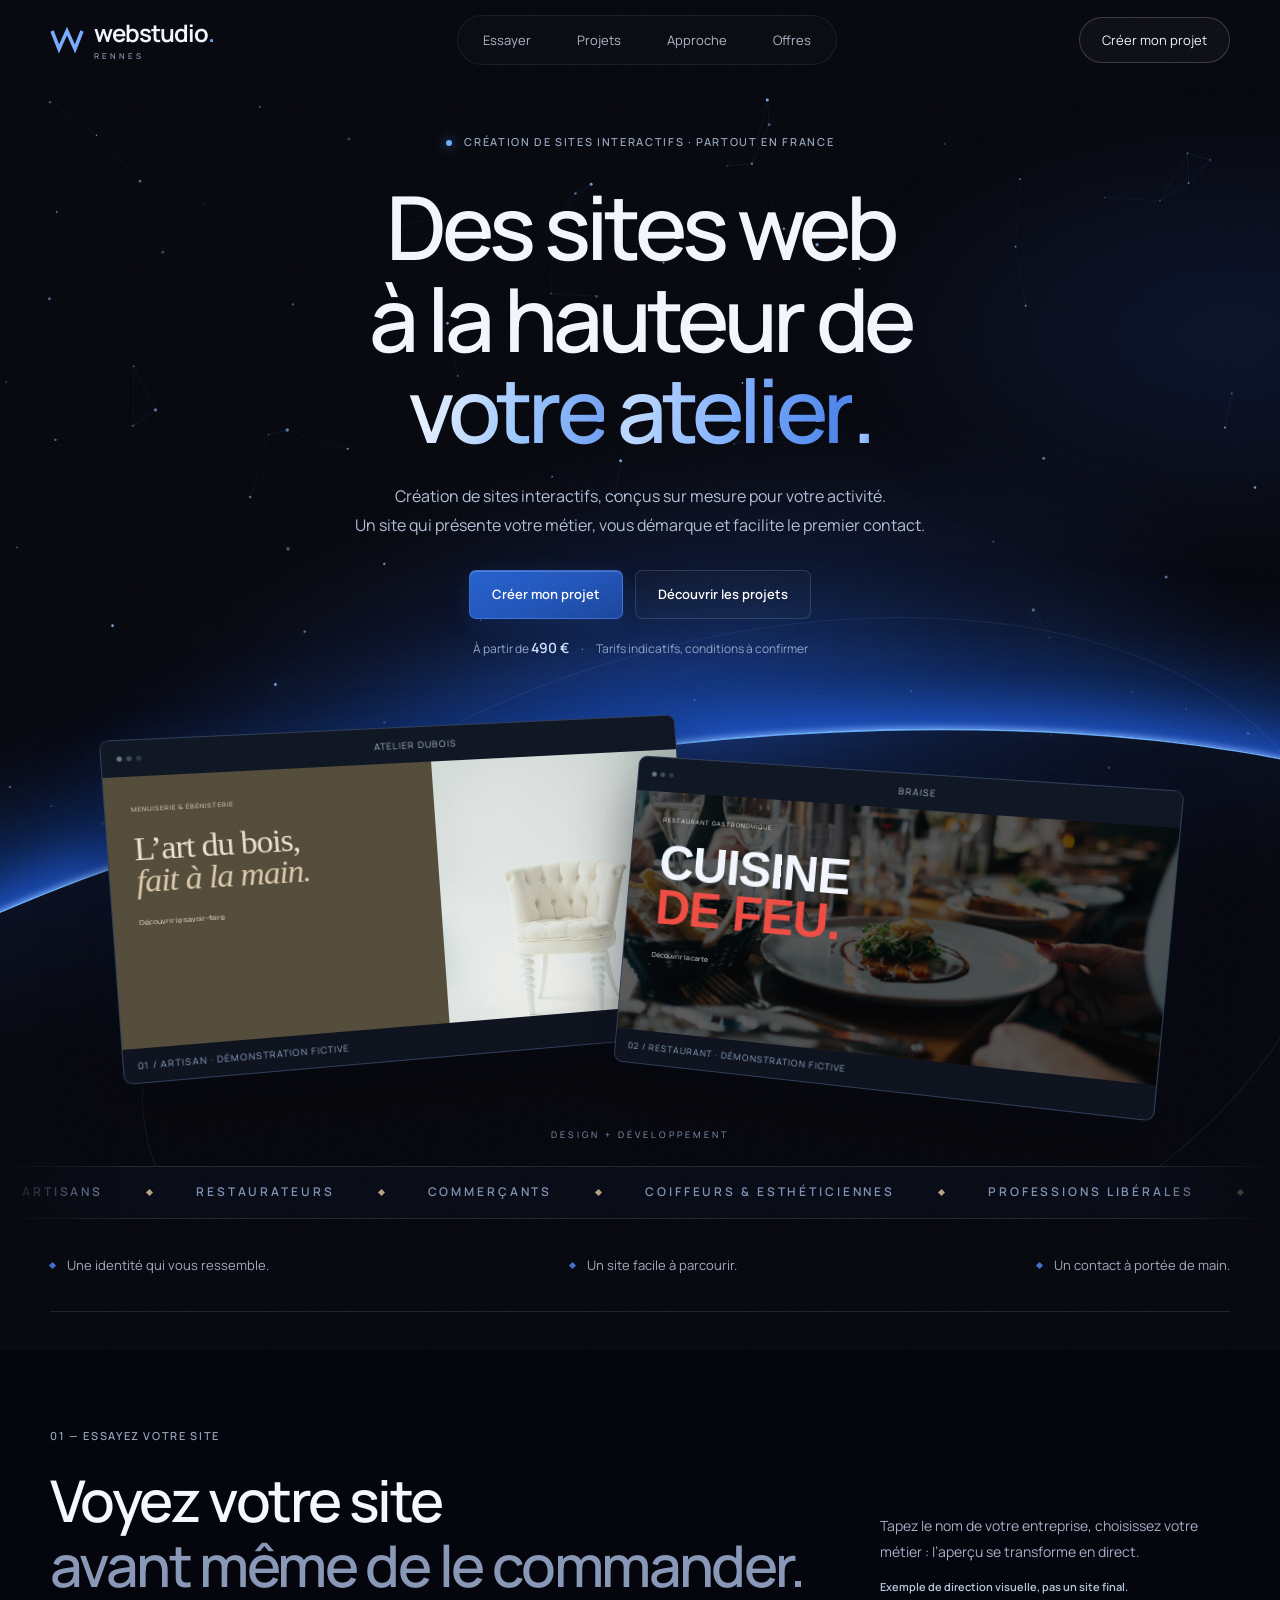
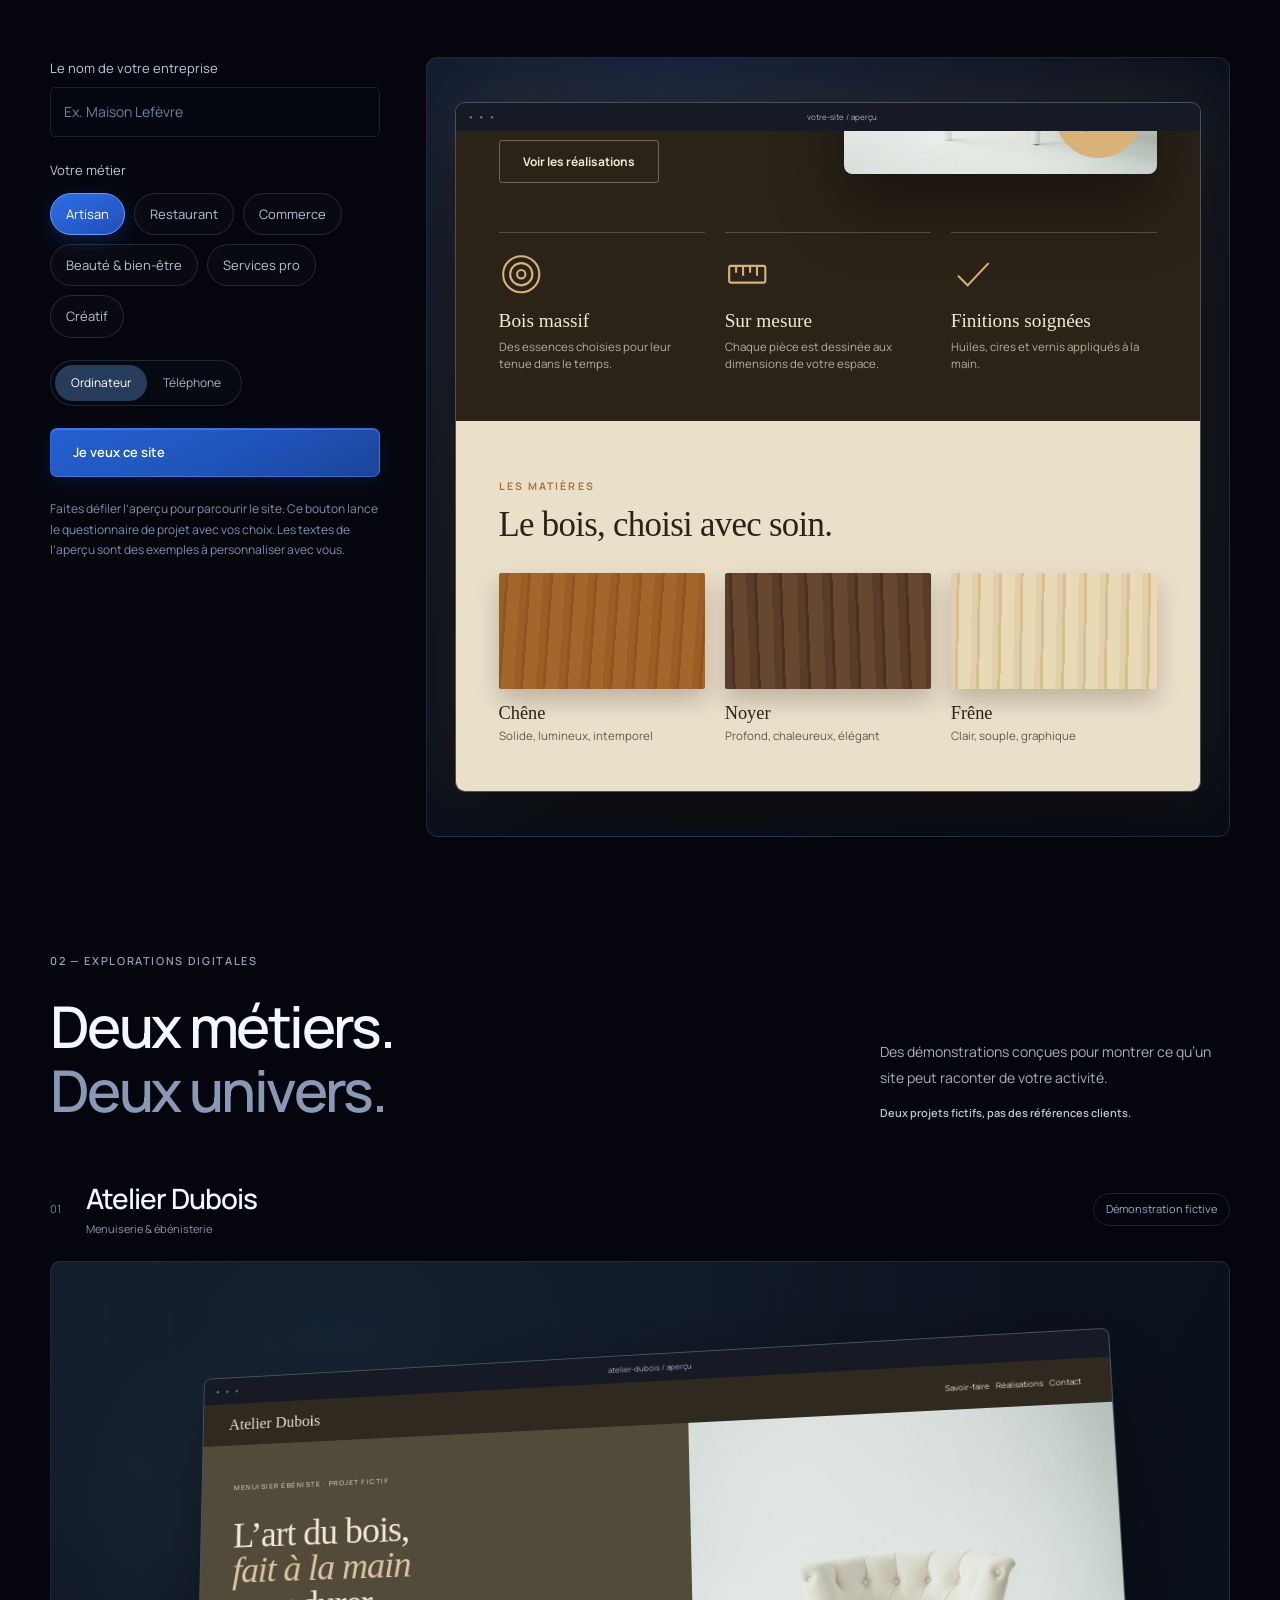
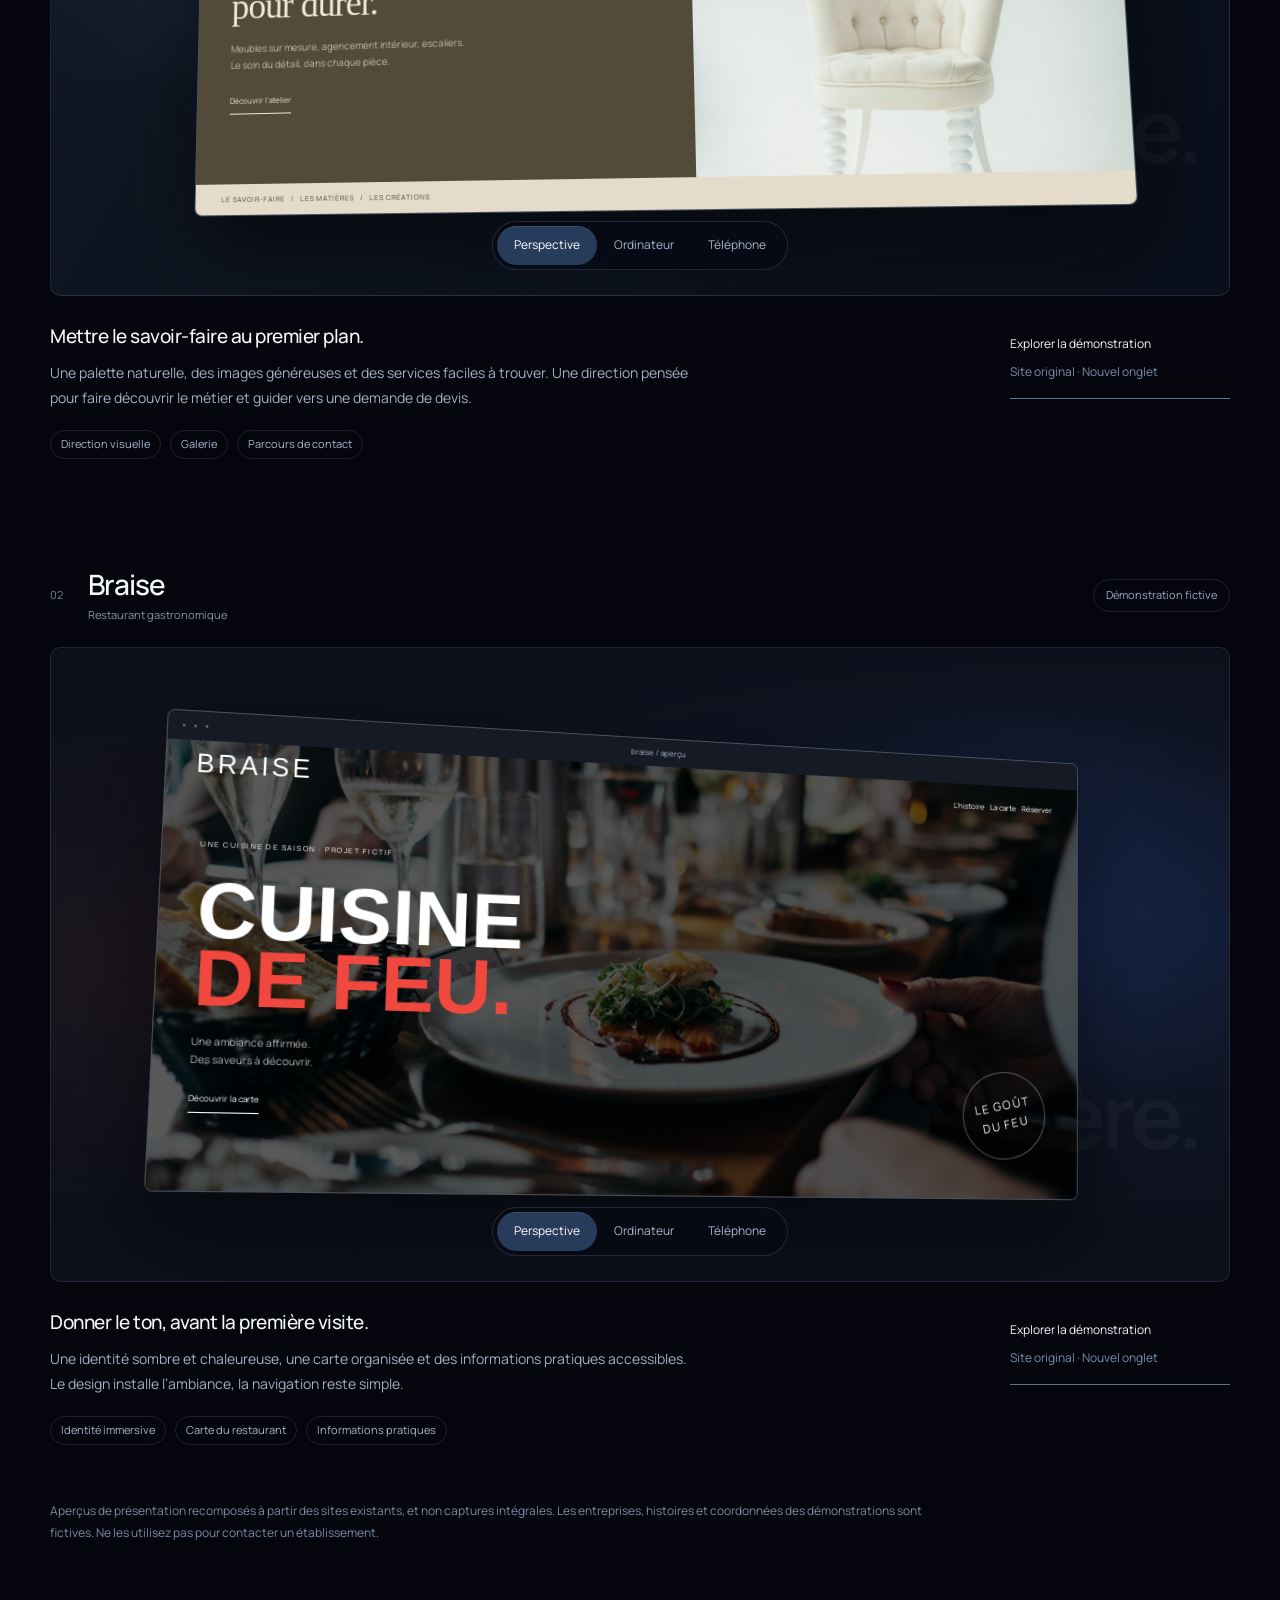
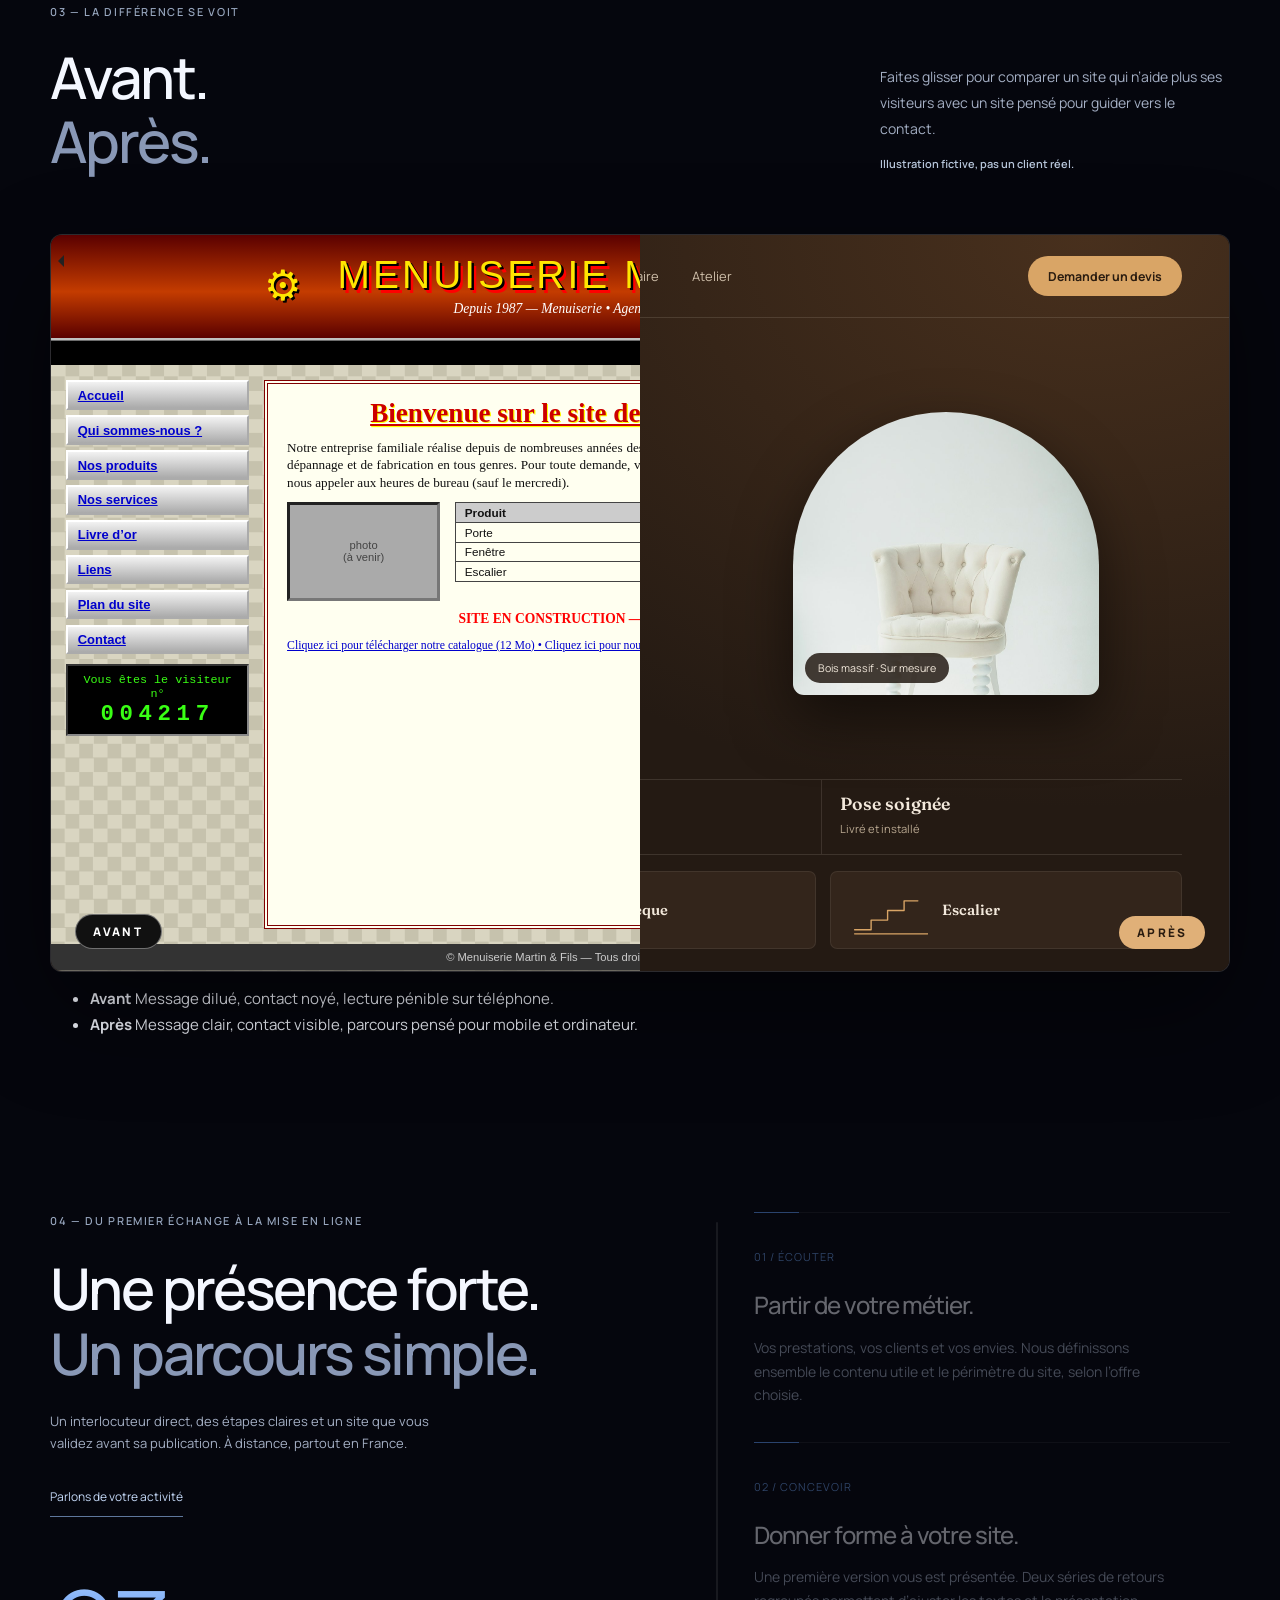
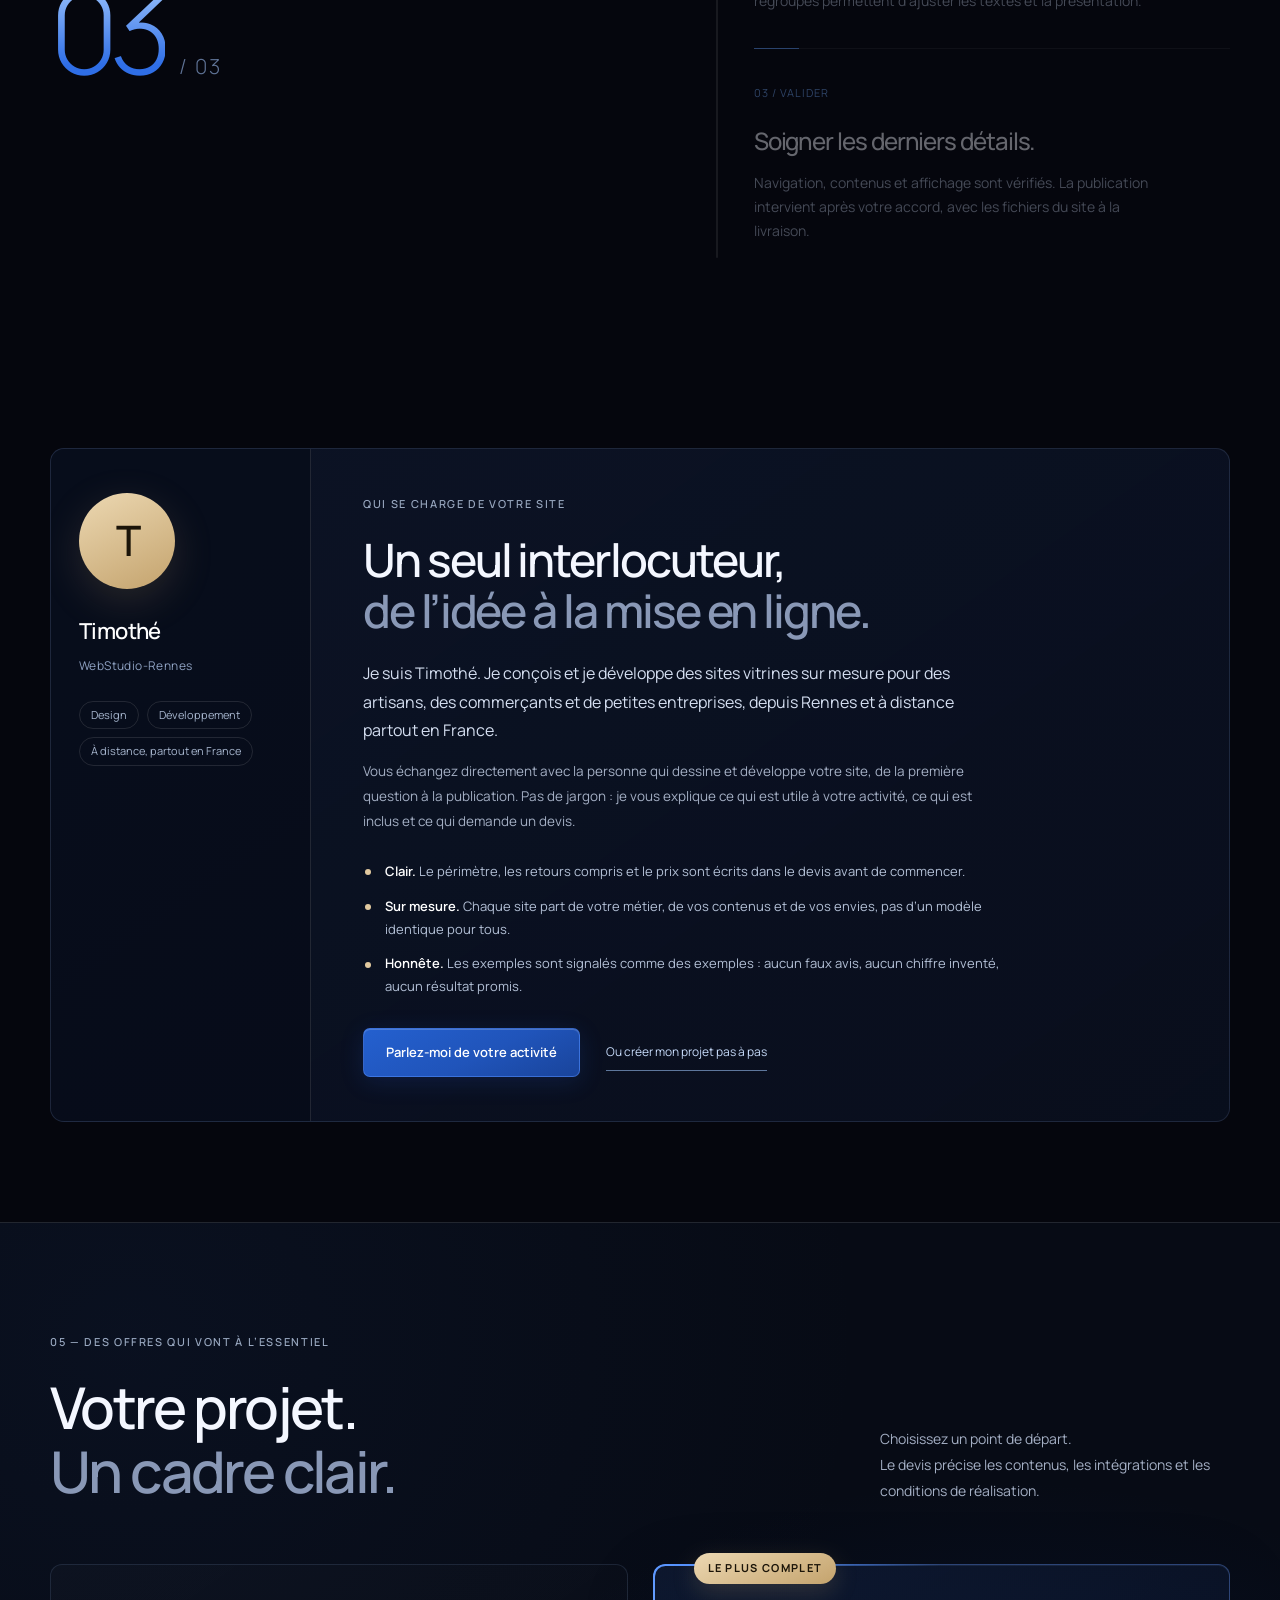
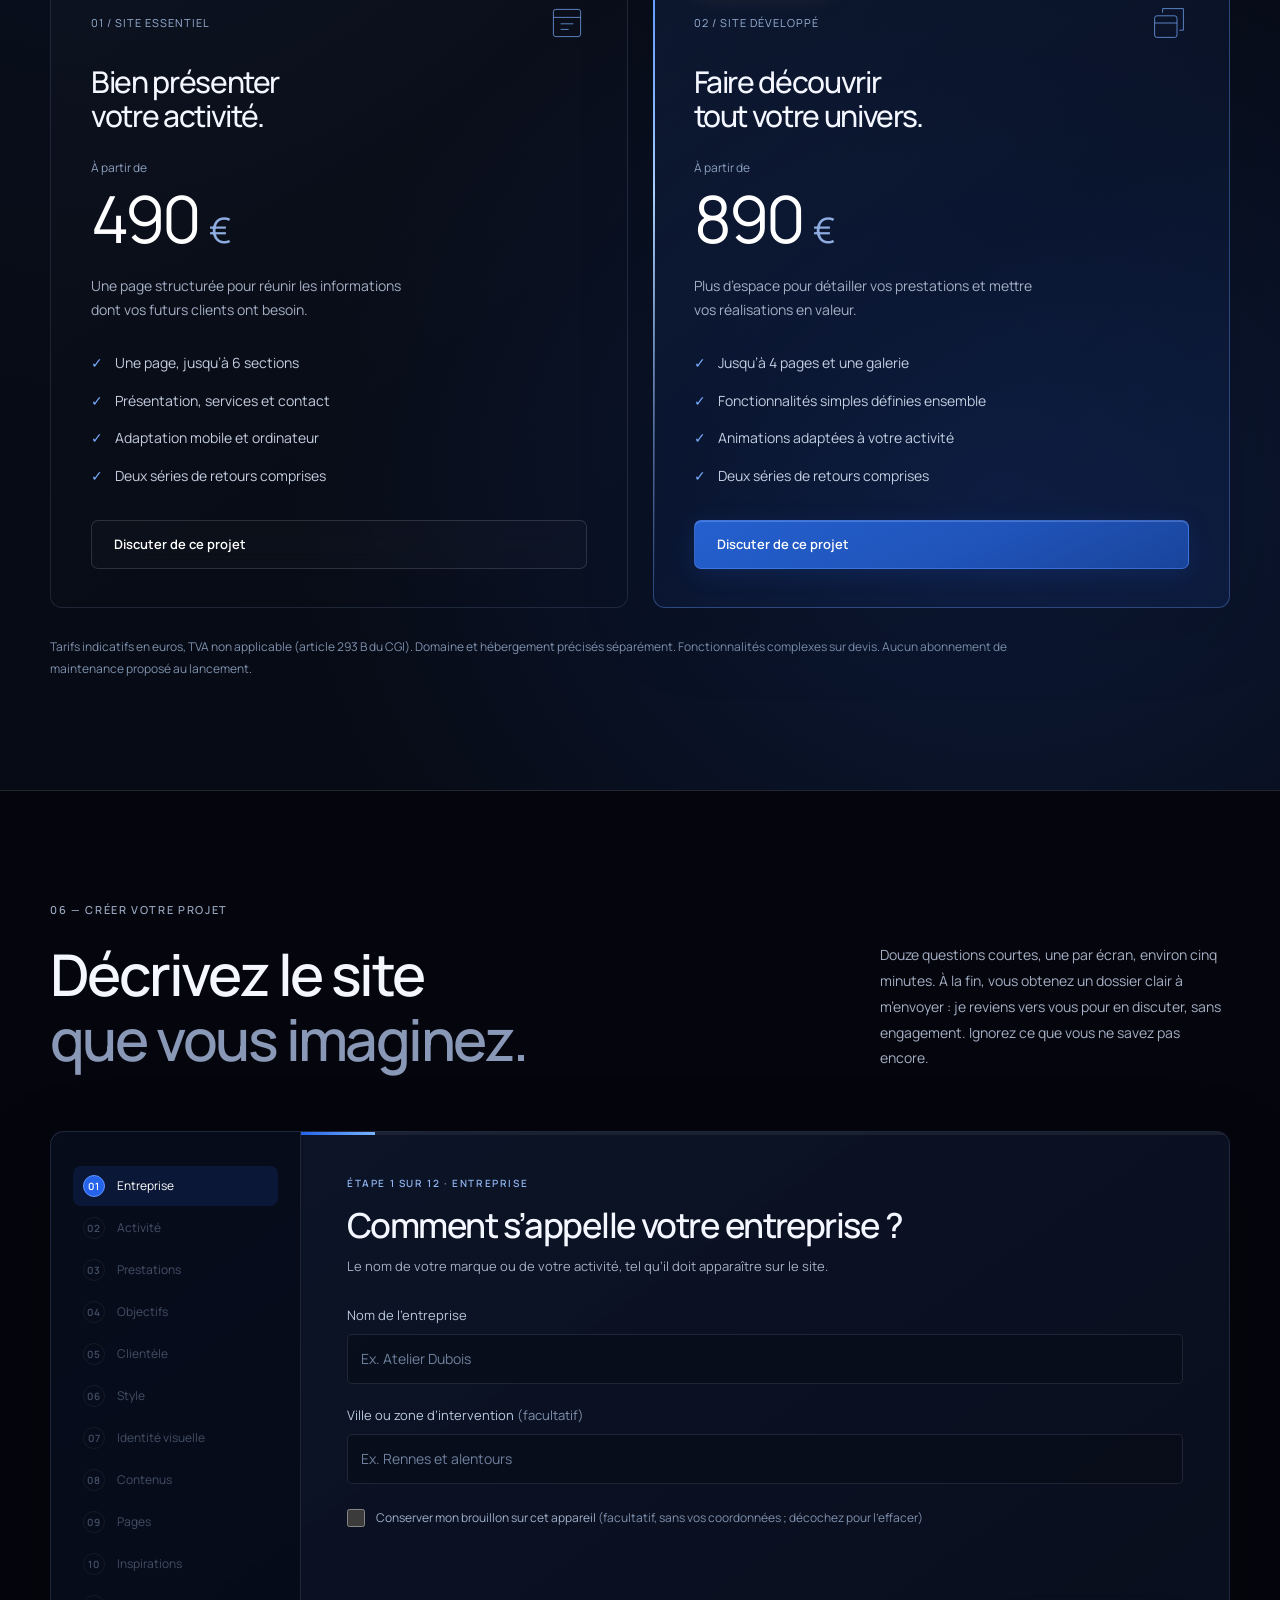
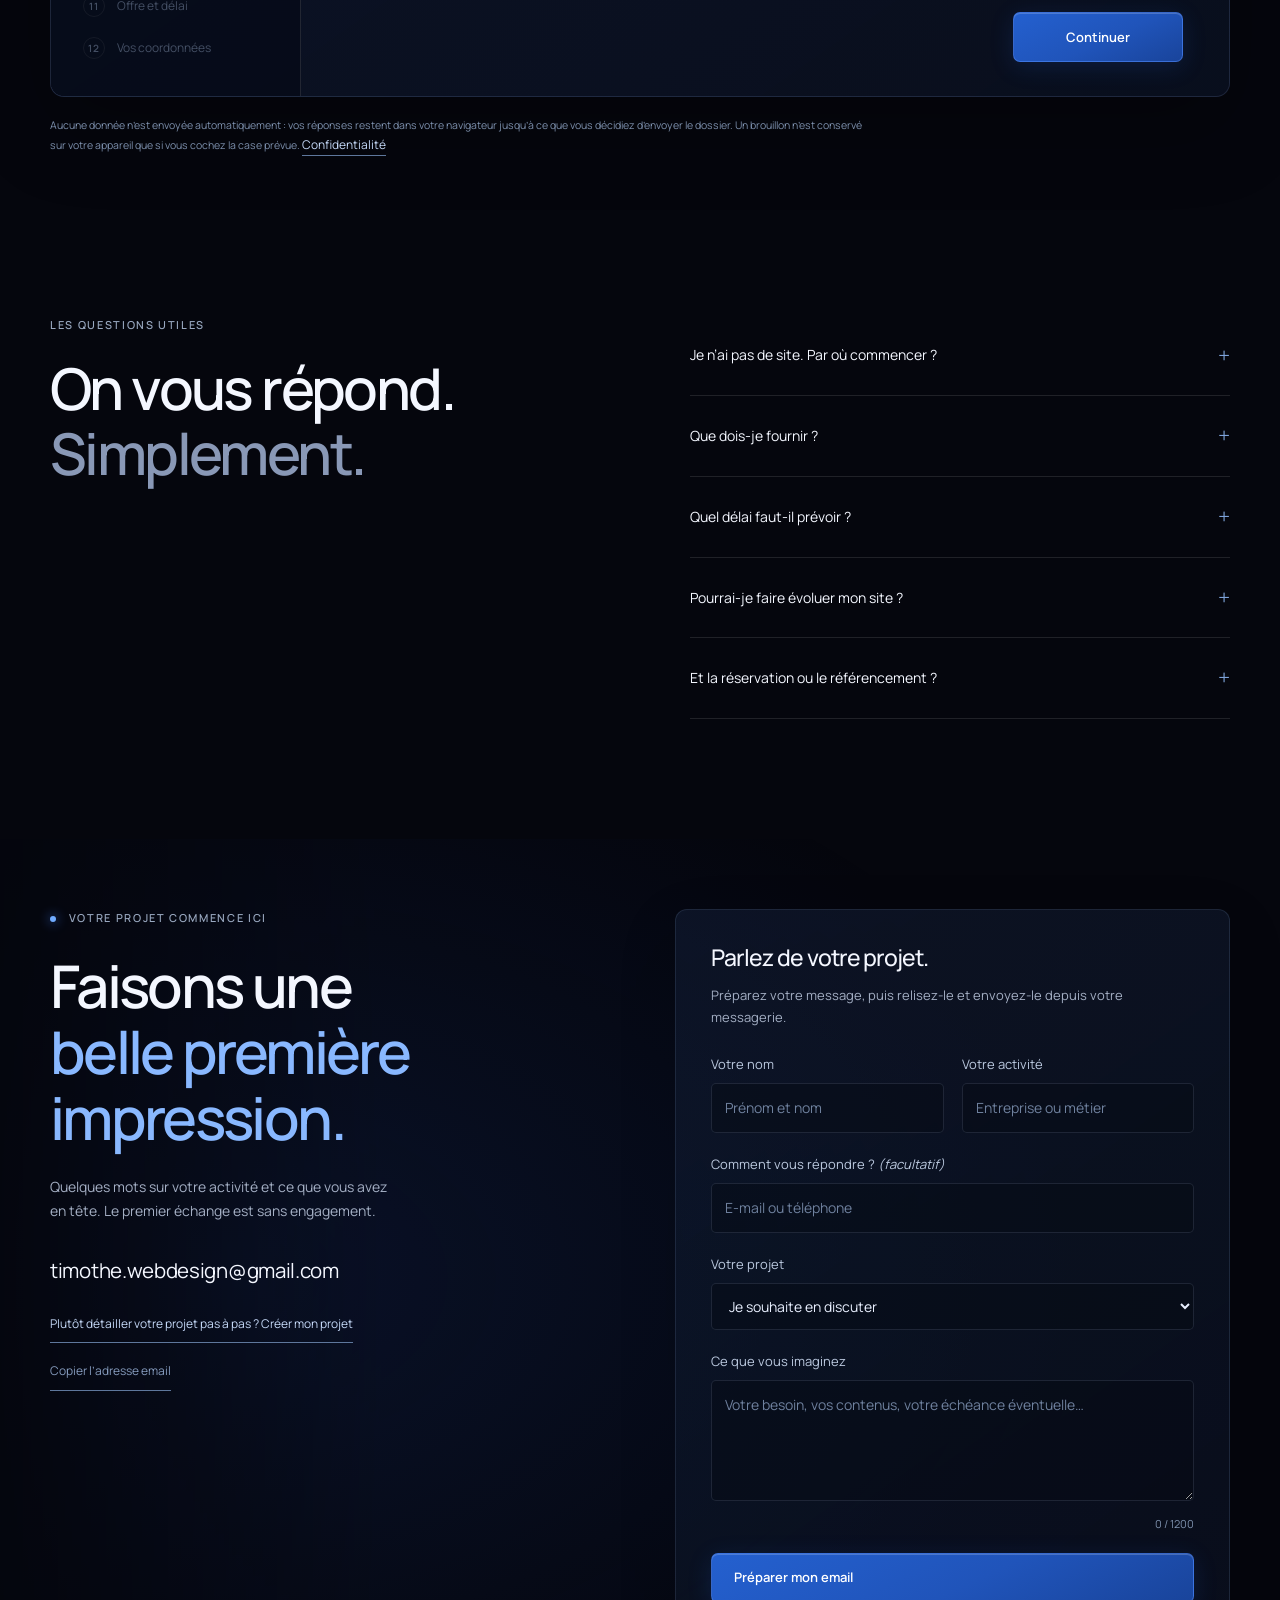
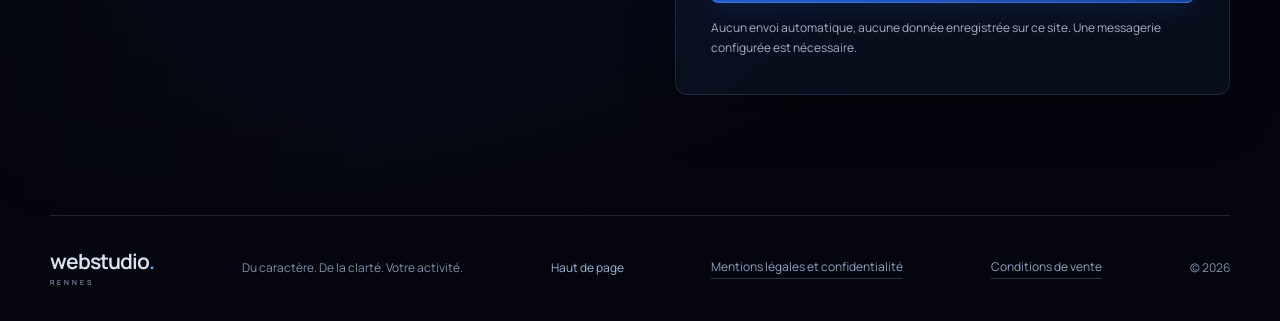
<file: index.html>
<!doctype html>
<html lang="fr">
<head>
  <meta charset="utf-8"><meta name="viewport" content="width=device-width,initial-scale=1">
  <title>WebStudio-Rennes — Des sites web à la hauteur de votre activité</title>
  <meta name="description" content="Création de sites interactifs sur mesure pour artisans, commerces et petites entreprises partout en France. Essayez votre site en direct, offres à partir de 490 €.">
  <!-- Version publique : retirer noindex, ajouter <link rel="canonical">, og:url, og:image (1200x630) et une image de partage ; garder le reste. -->
  <meta name="robots" content="index,follow,max-image-preview:large"><meta name="theme-color" content="#05060d"><meta name="color-scheme" content="dark">
  <meta property="og:type" content="website"><meta property="og:locale" content="fr_FR"><meta property="og:title" content="WebStudio-Rennes — Des sites web à la hauteur de votre activité"><meta property="og:description" content="Sites vitrines personnalisés pour artisans, commerces et petites entreprises. Offres à partir de 490 €."><meta name="twitter:card" content="summary_large_image"><link rel="canonical" href="https://webstudio-rennes.github.io/WebStudio-Rennes/"><meta property="og:url" content="https://webstudio-rennes.github.io/WebStudio-Rennes/"><meta property="og:site_name" content="WebStudio-Rennes"><meta property="og:image" content="https://webstudio-rennes.github.io/WebStudio-Rennes/assets/og-image.jpg"><meta property="og:image:width" content="1200"><meta property="og:image:height" content="630"><meta property="og:image:alt" content="WebStudio-Rennes : sites interactifs sur mesure pour artisans, commerces et petites entreprises">
  <link rel="icon" href="assets/mark.svg" type="image/svg+xml"><link rel="icon" href="favicon.ico" sizes="32x32"><link rel="apple-touch-icon" href="assets/apple-touch-icon.png"><link rel="stylesheet" href="style.css"><link rel="stylesheet" href="wow.css?v=8"><link rel="stylesheet" href="studio.css?v=6"><link rel="stylesheet" href="projet.css?v=6">
  <script src="app.js?v=20261114-v8" defer></script>
  <script src="studio.js?v=6" defer></script>
  <script src="wow.js?v=6" defer></script>
  <script src="config.js?v=9"></script>

<script src="projet.js?v=8" defer></script>
</head>
<body>
<a class="skip" href="#contenu">Aller au contenu</a>
<div class="progress" aria-hidden="true"></div>
<header class="header">
  <a class="brand" href="#contenu" aria-label="WebStudio-Rennes, accueil"><svg viewBox="0 0 34 32" aria-hidden="true"><path d="M2 7 9 25 17 7 25 25 32 7" fill="none" stroke="currentColor" stroke-width="3.5"/></svg><span>webstudio<span class="brand-dot">.</span><small>RENNES</small></span></a>
  <nav aria-label="Navigation principale"><a href="#studio" data-nav="studio">Essayer</a><a href="#projets" data-nav="projets">Projets</a><a href="#approche" data-nav="approche">Approche</a><a href="#offres" data-nav="offres">Offres</a></nav>
  <a class="nav-contact" href="#projet">Créer mon projet</a>
</header>
<main id="contenu">
<section class="hero" aria-labelledby="hero-title">
  <div class="hero-atmosphere" aria-hidden="true"><canvas class="stars"></canvas><div class="aurora aurora-one"></div><div class="aurora aurora-two"></div><div class="horizon"></div><div class="orbit-line"></div></div>
  <div class="hero-copy">
    <p class="eyebrow intro-item"><span class="signal" aria-hidden="true"></span> CRÉATION DE SITES INTERACTIFS · PARTOUT EN FRANCE</p>
    <h1 id="hero-title" aria-label="Des sites web à la hauteur de votre activité."><span class="title-line">Des sites web</span><span class="title-line">à la hauteur de</span><span class="title-line"><span class="lum">votre</span> <span class="lum rot" data-words="activité|atelier|restaurant|commerce|cabinet|projet">activité</span><span class="lum">.</span></span></h1>
    <p class="hero-description intro-item">Création de sites interactifs, conçus sur mesure pour votre activité.<br class="desktop-break"> Un site qui présente votre métier, vous démarque et facilite le premier contact.</p>
    <div class="hero-actions intro-item"><a class="button primary" href="#projet">Créer mon projet</a><a class="button secondary" href="#projets">Découvrir les projets</a></div>
    <p class="hero-price intro-item">À partir de <strong>490 €</strong> <span>·</span> Tarifs indicatifs, conditions à confirmer</p>
  </div>
  <div class="hero-showcase" aria-label="Présentation des deux projets fictifs">
    <a href="#atelier" class="hero-window hero-atelier" aria-label="Découvrir la présentation du projet fictif Atelier Dubois"><div class="window-bar"><i aria-hidden="true"></i><span>ATELIER DUBOIS</span><b aria-hidden="true"></b></div><div class="mini-atelier"><div><small>MENUISERIE & ÉBÉNISTERIE</small><strong>L’art du bois,<br><em>fait à la main.</em></strong><span>Découvrir le savoir-faire</span></div><img src="assets/atelier.jpg" alt="" width="1000" height="1502" fetchpriority="high"></div><span class="window-caption">01 / ARTISAN · DÉMONSTRATION FICTIVE</span></a>
    <a href="#braise" class="hero-window hero-braise" aria-label="Découvrir la présentation du projet fictif Braise"><div class="window-bar"><i aria-hidden="true"></i><span>BRAISE</span><b aria-hidden="true"></b></div><div class="mini-braise"><img src="assets/braise.jpg" alt="" width="1200" height="800"><div><small>RESTAURANT GASTRONOMIQUE</small><strong>Cuisine<br><em>de feu.</em></strong><span>Découvrir la carte</span></div></div><span class="window-caption">02 / RESTAURANT · DÉMONSTRATION FICTIVE</span></a>
    <span class="showcase-axis" aria-hidden="true">DESIGN + DÉVELOPPEMENT</span>
  </div>
</section>
<div class="marquee" aria-label="Pour tous les métiers : artisans, restaurateurs, commerçants, coiffeurs et esthéticiennes, professions libérales, créatifs, associations, coachs">
  <div class="marquee-track" aria-hidden="true"><span>Artisans</span><span>Restaurateurs</span><span>Commerçants</span><span>Coiffeurs &amp; esthéticiennes</span><span>Professions libérales</span><span>Créatifs</span><span>Associations</span><span>Coachs</span><span>Artisans</span><span>Restaurateurs</span><span>Commerçants</span><span>Coiffeurs &amp; esthéticiennes</span><span>Professions libérales</span><span>Créatifs</span><span>Associations</span><span>Coachs</span></div>
</div>
<div class="intent-strip wrap"><span>Une identité qui vous ressemble.</span><span>Un site facile à parcourir.</span><span>Un contact à portée de main.</span></div>

<section class="studio wrap" id="studio" aria-labelledby="studio-title">
  <div class="section-heading"><div><p class="eyebrow">01 — ESSAYEZ VOTRE SITE</p><h2 id="studio-title">Voyez votre site<br><span>avant même de le commander.</span></h2></div><p>Tapez le nom de votre entreprise, choisissez votre métier : l’aperçu se transforme en direct.<strong>Exemple de direction visuelle, pas un site final.</strong></p></div>
  <div class="studio-grid" data-reveal>
    <div class="studio-controls">
      <p class="studio-for" hidden></p>
      <div class="field"><label for="studio-name">Le nom de votre entreprise</label><input id="studio-name" maxlength="34" autocomplete="off" placeholder="Ex. Maison Lefèvre" enterkeyhint="done"></div>
      <fieldset class="chips"><legend>Votre métier</legend>
        <label><input type="radio" name="metier" value="artisan" checked><span>Artisan</span></label>
        <label><input type="radio" name="metier" value="restaurant"><span>Restaurant</span></label>
        <label><input type="radio" name="metier" value="commerce"><span>Commerce</span></label>
        <label><input type="radio" name="metier" value="beaute"><span>Beauté &amp; bien-être</span></label>
        <label><input type="radio" name="metier" value="pro"><span>Services pro</span></label>
        <label><input type="radio" name="metier" value="creatif"><span>Créatif</span></label>
      </fieldset>
      <div class="studio-device-switch" role="group" aria-label="Affichage de l’aperçu"><button type="button" data-device="desktop" aria-pressed="true">Ordinateur</button><button type="button" data-device="mobile" aria-pressed="false">Téléphone</button></div>
      <button type="button" class="button primary studio-cta">Je veux ce site</button>
      <p class="studio-hint">Faites défiler l’aperçu pour parcourir le site. Ce bouton lance le questionnaire de projet avec vos choix. Les textes de l’aperçu sont des exemples à personnaliser avec vous.</p>
    </div>
    <div class="studio-stage" data-device="desktop">
      <div class="studio-glow" aria-hidden="true"></div>
      <div class="studio-device">
        <div class="device-chrome"><span aria-hidden="true">● ● ●</span><span class="studio-url">apercu / votre-site</span><span aria-hidden="true"></span></div>
        <div class="sp-scroll" tabindex="0" role="region" aria-label="Aperçu du site, faites défiler pour le parcourir"><div class="sp" role="img" aria-label="Aperçu d’un site vitrine personnalisé"></div></div>
      </div>
    </div>
  </div>
</section>

<section class="work-section wrap" id="projets" aria-labelledby="work-title">
  <div class="section-heading"><div><p class="eyebrow">02 — EXPLORATIONS DIGITALES</p><h2 id="work-title">Deux métiers.<br><span>Deux univers.</span></h2></div><p>Des démonstrations conçues pour montrer ce qu’un site peut raconter de votre activité.<br><strong>Deux projets fictifs, pas des références clients.</strong></p></div>

  <article class="case case-atelier" id="atelier">
    <div class="case-heading"><div><span class="case-index">01</span><h3>Atelier Dubois<span>Menuiserie & ébénisterie</span></h3></div><span class="demo-label">Démonstration fictive</span></div>
    <div class="project-stage" data-project="atelier" data-view="perspective">
      <div class="stage-light" aria-hidden="true"></div>
      <div class="project-device">
        <div class="device-chrome"><span aria-hidden="true">● ● ●</span><span>atelier-dubois / aperçu</span><span aria-hidden="true"></span></div>
        <div class="site-preview atelier-preview" role="img" aria-label="Aperçu recomposé du site Atelier Dubois : page d’accueil d’un menuisier ébéniste, titre « L’art du bois, fait à la main pour durer », fauteuil capitonné clair.">
          <div class="preview-nav"><b>Atelier Dubois</b><span>Savoir-faire &nbsp; Réalisations &nbsp; Contact</span></div>
          <div class="atelier-content"><div class="preview-copy"><small>MENUISIER ÉBÉNISTE · PROJET FICTIF</small><h4>L’art du bois,<br><em>fait à la main</em><br>pour durer.</h4><p>Meubles sur mesure, agencement intérieur, escaliers. Le soin du détail, dans chaque pièce.</p><span class="preview-cta">Découvrir l’atelier</span></div><img src="assets/atelier.jpg" alt="Visuel utilisé dans la démonstration Atelier Dubois : fauteuil capitonné clair." width="1000" height="1502" loading="lazy"></div>
          <div class="preview-bottom">LE SAVOIR-FAIRE &nbsp; / &nbsp; LES MATIÈRES &nbsp; / &nbsp; LES CRÉATIONS</div>
        </div>
      </div>
      <div class="stage-word" aria-hidden="true">Savoir-faire.</div>
      <p class="sr-only" role="status" aria-live="polite" data-view-status></p><div class="device-switch" role="group" aria-label="Vue du projet Atelier Dubois"><button type="button" data-view="perspective" aria-pressed="true">Perspective</button><button type="button" data-view="desktop" aria-pressed="false">Ordinateur</button><button type="button" data-view="mobile" aria-pressed="false">Téléphone</button></div>
    </div>
    <div class="case-bottom"><div><h4>Mettre le savoir-faire au premier plan.</h4><p>Une palette naturelle, des images généreuses et des services faciles à trouver. Une direction pensée pour faire découvrir le métier et guider vers une demande de devis.</p><div class="tags"><span>Direction visuelle</span><span>Galerie</span><span>Parcours de contact</span></div></div><a class="project-open" href="https://webstudio-rennes.github.io/atelier-dubois/" target="_blank" rel="noopener noreferrer">Explorer la démonstration<small>Site original · Nouvel onglet</small></a></div>
  </article>

  <article class="case case-braise" id="braise">
    <div class="case-heading"><div><span class="case-index">02</span><h3>Braise<span>Restaurant gastronomique</span></h3></div><span class="demo-label">Démonstration fictive</span></div>
    <div class="project-stage" data-project="braise" data-view="perspective">
      <div class="stage-light" aria-hidden="true"></div>
      <div class="project-device"><div class="device-chrome"><span aria-hidden="true">● ● ●</span><span>braise / aperçu</span><span aria-hidden="true"></span></div><div class="site-preview braise-preview" role="img" aria-label="Aperçu recomposé du site Braise : page d’accueil d’un restaurant, titre « Cuisine de feu », assiette dressée en salle."><img src="assets/braise.jpg" alt="Visuel utilisé dans la démonstration Braise : assiette dressée dans une salle de restaurant." width="1200" height="800" loading="lazy"><div class="preview-nav"><b>BRAISE</b><span>L’histoire &nbsp; La carte &nbsp; Réserver</span></div><div class="preview-copy"><small>UNE CUISINE DE SAISON · PROJET FICTIF</small><h4>Cuisine<br><em>de feu.</em></h4><p>Une ambiance affirmée.<br>Des saveurs à découvrir.</p><span class="preview-cta">Découvrir la carte</span></div><div class="braise-stamp" aria-hidden="true">LE GOÛT<br>DU FEU</div></div></div>
      <div class="stage-word" aria-hidden="true">Du caractère.</div>
      <p class="sr-only" role="status" aria-live="polite" data-view-status></p><div class="device-switch" role="group" aria-label="Vue du projet Braise"><button type="button" data-view="perspective" aria-pressed="true">Perspective</button><button type="button" data-view="desktop" aria-pressed="false">Ordinateur</button><button type="button" data-view="mobile" aria-pressed="false">Téléphone</button></div>
    </div>
    <div class="case-bottom"><div><h4>Donner le ton, avant la première visite.</h4><p>Une identité sombre et chaleureuse, une carte organisée et des informations pratiques accessibles. Le design installe l’ambiance, la navigation reste simple.</p><div class="tags"><span>Identité immersive</span><span>Carte du restaurant</span><span>Informations pratiques</span></div></div><a class="project-open" href="https://webstudio-rennes.github.io/braise-restaurant/" target="_blank" rel="noopener noreferrer">Explorer la démonstration<small>Site original · Nouvel onglet</small></a></div>
  </article>
  <p class="work-note">Aperçus de présentation recomposés à partir des sites existants, et non captures intégrales. Les entreprises, histoires et coordonnées des démonstrations sont fictives. Ne les utilisez pas pour contacter un établissement.</p>
</section>

<section class="ba wrap" id="avantapres" aria-labelledby="ba-title">
  <div class="section-heading"><div><p class="eyebrow">03 — LA DIFFÉRENCE SE VOIT</p><h2 id="ba-title">Avant.<br><span>Après.</span></h2></div><p>Faites glisser pour comparer un site qui n’aide plus ses visiteurs avec un site pensé pour guider vers le contact.<strong>Illustration fictive, pas un client réel.</strong></p></div>
  <div class="ba-stage" style="--pos:50%">
    <div class="ba-layer ba-after" aria-hidden="true"><div class="n-page">
      <div class="n-nav"><span class="n-brand"><b>Martin</b><small>Menuiserie</small></span><span class="n-links"><i>Réalisations</i><i>Savoir-faire</i><i>Atelier</i></span><em>Demander un devis</em></div>
      <div class="n-hero"><div class="n-copy"><small>MENUISIER · RENNES ET ALENTOURS</small><div class="n-h">Des meubles pensés<br><i>pour durer.</i></div><p>Cuisines, escaliers, agencements sur mesure. Découvrez nos réalisations, puis demandez votre devis en un geste.</p><div class="n-btns"><span class="n-btn">Demander un devis</span><span class="n-btn2">Voir les réalisations</span></div></div><div class="n-img"><img src="assets/atelier.jpg" alt="" width="1000" height="1502"><span class="n-chip">Bois massif · Sur mesure</span></div></div>
      <div class="n-usp"><div><b>Bois massif</b><span>Chêne, noyer, frêne</span></div><div><b>Sur mesure</b><span>Dessiné pour votre pièce</span></div><div><b>Pose soignée</b><span>Livré et installé</span></div></div>
      <div class="n-real"><div class="n-tile n-t1"><svg viewBox="0 0 120 80"><rect x="14" y="22" width="92" height="9" rx="1"/><path d="M24 31v38M96 31v38M24 50h72"/></svg><span>Table en chêne</span></div><div class="n-tile n-t2"><svg viewBox="0 0 120 80"><rect x="30" y="8" width="60" height="64" rx="1"/><path d="M30 28h60M30 48h60M60 8v64"/></svg><span>Bibliothèque</span></div><div class="n-tile n-t3"><svg viewBox="0 0 120 80"><path d="M14 68h24v-14h24v-14h24v-14h20"/><path d="M14 74h106"/></svg><span>Escalier</span></div></div>
      <span class="ba-tag ba-tag-after">APRÈS</span>
    </div></div>
    <div class="ba-layer ba-before" aria-hidden="true"><div class="o-page">
      <div class="o-banner"><span class="o-gear">⚙</span><div><b>MENUISERIE MARTIN &amp; FILS</b><i>Depuis 1987 — Menuiserie • Agencement • Rénovation • Dépannage</i></div><span class="o-gear">⚙</span></div>
      <div class="o-marq"><span>*** PROMOTION SUR LES PORTES D’ENTRÉE *** Devis gratuit *** Appelez-nous aux heures de bureau *** Nouveau : catalogue en PDF ***</span></div>
      <div class="o-body">
        <div class="o-side"><a>Accueil</a><a>Qui sommes-nous ?</a><a>Nos produits</a><a>Nos services</a><a>Livre d’or</a><a>Liens</a><a>Plan du site</a><a>Contact</a><div class="o-count">Vous êtes le visiteur n°<b>004217</b></div></div>
        <div class="o-main"><div class="o-h">Bienvenue sur le site de l’Entreprise Martin !!!</div><p>Notre entreprise familiale réalise depuis de nombreuses années des travaux de menuiserie, d’agencement, de rénovation, de pose, de dépannage et de fabrication en tous genres. Pour toute demande, veuillez consulter la page « Contact » puis remplir le formulaire ou nous appeler aux heures de bureau (sauf le mercredi).</p><div class="o-cols"><div class="o-pic">photo<br>(à venir)</div><table><tr><th>Produit</th><th>Prix</th></tr><tr><td>Porte</td><td>nous consulter</td></tr><tr><td>Fenêtre</td><td>nous consulter</td></tr><tr><td>Escalier</td><td>nous consulter</td></tr></table></div><p class="o-red">SITE EN CONSTRUCTION — Merci de votre compréhension</p><p class="o-link">Cliquez ici pour télécharger notre catalogue (12 Mo) • Cliquez ici pour nous écrire</p></div>
        <div class="o-right"><div class="o-box"><b>Livre d’or</b><span>Signez notre livre d’or !</span></div><div class="o-box"><b>Meilleur affichage</b><span>800 × 600 · Internet Explorer 6</span></div><div class="o-box"><b>Mise à jour</b><span>14/03/2009</span></div></div>
      </div>
      <div class="o-foot">© Menuiserie Martin &amp; Fils — Tous droits réservés — Webmaster : mon neveu</div>
      <span class="ba-tag ba-tag-before">AVANT</span>
    </div></div>
    <input class="ba-range" type="range" min="0" max="100" value="50" aria-label="Comparer l’avant et l’après : position du curseur">
    <div class="ba-handle" aria-hidden="true"><span></span></div>
  </div>
  <ul class="ba-points"><li><b>Avant</b> Message dilué, contact noyé, lecture pénible sur téléphone.</li><li><b>Après</b> Message clair, contact visible, parcours pensé pour mobile et ordinateur.</li></ul>
</section>

<section class="approach wrap" id="approche"><div class="approach-heading"><p class="eyebrow">04 — DU PREMIER ÉCHANGE À LA MISE EN LIGNE</p><h2>Une présence forte.<br><span>Un parcours simple.</span></h2><p>Un interlocuteur direct, des étapes claires et un site que vous validez avant sa publication. À distance, partout en France.</p><a class="text-link" href="#contact">Parlons de votre activité</a><div class="step-count" aria-hidden="true"><b>01</b><span>/ 03</span></div></div><div class="approach-steps"><div class="rail" aria-hidden="true"><i></i></div><article><span>01 / ÉCOUTER</span><h3>Partir de votre métier.</h3><p>Vos prestations, vos clients et vos envies. Nous définissons ensemble le contenu utile et le périmètre du site, selon l’offre choisie.</p></article><article><span>02 / CONCEVOIR</span><h3>Donner forme à votre site.</h3><p>Une première version vous est présentée. Deux séries de retours regroupés permettent d’ajuster les textes et la présentation.</p></article><article><span>03 / VALIDER</span><h3>Soigner les derniers détails.</h3><p>Navigation, contenus et affichage sont vérifiés. La publication intervient après votre accord, avec les fichiers du site à la livraison.</p></article></div></section>

<section class="about wrap" id="apropos" aria-labelledby="about-title">
  <div class="about-card" data-reveal>
    <div class="about-id">
      <!-- Pour une vraie photo : remplacer le monogramme ci-dessous par une balise img pointant vers assets/timothe.jpg (carré, 160 x 160, alt « Timothé »). -->
      <div class="about-mark" aria-hidden="true">T</div>
      <p class="about-name">Timothé</p>
      <p class="about-role">WebStudio-Rennes</p>
      <ul class="about-tags"><li>Design</li><li>Développement</li><li>À distance, partout en France</li></ul>
    </div>
    <div class="about-body">
      <p class="eyebrow">QUI SE CHARGE DE VOTRE SITE</p>
      <h2 id="about-title">Un seul interlocuteur,<br><span>de l’idée à la mise en ligne.</span></h2>
      <p class="about-lead">Je suis Timothé. Je conçois et je développe des sites vitrines sur mesure pour des artisans, des commerçants et de petites entreprises, depuis Rennes et à distance partout en France.</p>
      <p>Vous échangez directement avec la personne qui dessine et développe votre site, de la première question à la publication. Pas de jargon : je vous explique ce qui est utile à votre activité, ce qui est inclus et ce qui demande un devis.</p>
      <ul class="about-points">
        <li><b>Clair.</b> Le périmètre, les retours compris et le prix sont écrits dans le devis avant de commencer.</li>
        <li><b>Sur mesure.</b> Chaque site part de votre métier, de vos contenus et de vos envies, pas d’un modèle identique pour tous.</li>
        <li><b>Honnête.</b> Les exemples sont signalés comme des exemples : aucun faux avis, aucun chiffre inventé, aucun résultat promis.</li>
      </ul>
      <div class="about-actions"><a class="button primary" href="#contact">Parlez-moi de votre activité</a><a class="text-link" href="#projet">Ou créer mon projet pas à pas</a></div>
    </div>
  </div>
</section>

<section class="offers-section" id="offres"><div class="offers-glow" aria-hidden="true"></div><div class="wrap"><div class="section-heading"><div><p class="eyebrow">05 — DES OFFRES QUI VONT À L’ESSENTIEL</p><h2>Votre projet.<br><span>Un cadre clair.</span></h2></div><p>Choisissez un point de départ.<br>Le devis précise les contenus, les intégrations et les conditions de réalisation.</p></div><div class="offers" data-reveal>
<article class="offer"><div class="offer-top"><span>01 / SITE ESSENTIEL</span><svg viewBox="0 0 50 50" aria-hidden="true"><rect x="8" y="8" width="34" height="34" rx="3"/><path d="M8 18h34M17 26h16M17 33h10"/></svg></div><h3>Bien présenter<br>votre activité.</h3><p class="price"><small>À partir de</small>490 <span>€</span></p><p>Une page structurée pour réunir les informations dont vos futurs clients ont besoin.</p><ul><li>Une page, jusqu’à 6 sections</li><li>Présentation, services et contact</li><li>Adaptation mobile et ordinateur</li><li>Deux séries de retours comprises</li></ul><a class="button secondary" href="#contact" data-offer="Site Essentiel — à partir de 490 €">Discuter de ce projet</a></article>
<article class="offer offer-developed"><span class="offer-badge">Le plus complet</span><div class="offer-top"><span>02 / SITE DÉVELOPPÉ</span><svg viewBox="0 0 50 50" aria-hidden="true"><rect x="7" y="16" width="28" height="27" rx="3"/><path d="M17 12V7h26v27h-5M7 25h28"/></svg></div><h3>Faire découvrir<br>tout votre univers.</h3><p class="price"><small>À partir de</small>890 <span>€</span></p><p>Plus d’espace pour détailler vos prestations et mettre vos réalisations en valeur.</p><ul><li>Jusqu’à 4 pages et une galerie</li><li>Fonctionnalités simples définies ensemble</li><li>Animations adaptées à votre activité</li><li>Deux séries de retours comprises</li></ul><a class="button primary" href="#contact" data-offer="Site Développé — à partir de 890 €">Discuter de ce projet</a></article>
</div><p class="terms">Tarifs indicatifs en euros, TVA non applicable (article 293 B du CGI). Domaine et hébergement précisés séparément. Fonctionnalités complexes sur devis. Aucun abonnement de maintenance proposé au lancement.</p></div></section>

<section class="pj wrap" id="projet" aria-labelledby="pj-title">
  <div class="section-heading"><div><p class="eyebrow">06 — CRÉER VOTRE PROJET</p><h2 id="pj-title">Décrivez le site<br><span>que vous imaginez.</span></h2></div><p>Douze questions courtes, une par écran, environ cinq minutes. À la fin, vous obtenez un dossier clair à m’envoyer : je reviens vers vous pour en discuter, sans engagement. Ignorez ce que vous ne savez pas encore.</p></div>
  <div class="pj-card" id="pj-app" data-reveal>
    <noscript><p>Le questionnaire nécessite JavaScript. Vous pouvez aussi écrire directement à <a href="mailto:timothe.webdesign@gmail.com">timothe.webdesign@gmail.com</a>.</p></noscript>
  </div>
  <p class="pj-privacy">Aucune donnée n’est envoyée automatiquement : vos réponses restent dans votre navigateur jusqu’à ce que vous décidiez d’envoyer le dossier. Un brouillon n’est conservé sur votre appareil que si vous cochez la case prévue. <a class="pj-link" href="mentions-legales.html#confidentialite">Confidentialité</a></p>
</section>

<section class="faq wrap"><div><p class="eyebrow">LES QUESTIONS UTILES</p><h2>On vous répond.<br><span>Simplement.</span></h2></div><div class="questions" data-reveal><details name="faq"><summary>Je n’ai pas de site. Par où commencer ?</summary><p>Présentez votre activité et les informations que vos clients cherchent le plus souvent. Nous définissons ensuite les contenus et les fonctionnalités utiles à votre projet.</p></details><details name="faq"><summary>Que dois-je fournir ?</summary><p>Les informations exactes sur votre entreprise, vos services, vos coordonnées et des photos dont vous détenez les droits. Le travail de rédaction ou de recherche d’images est précisé dans le devis.</p></details><details name="faq"><summary>Quel délai faut-il prévoir ?</summary><p>Le calendrier dépend du périmètre, de la disponibilité et de la réception des contenus. Il est convenu avant de commencer ; aucun délai automatique n’est garanti.</p></details><details name="faq"><summary>Pourrai-je faire évoluer mon site ?</summary><p>Oui, une modification ou une nouvelle fonctionnalité pourra faire l’objet d’un devis ponctuel. Un site statique ne comporte pas forcément une interface d’administration.</p></details><details name="faq"><summary>Et la réservation ou le référencement ?</summary><p>Un lien vers un outil de réservation existant peut être prévu. Un système sur mesure nécessite un devis distinct. Les bases techniques du référencement ne garantissent aucune position sur Google.</p></details></div></section>

<section class="contact-section wrap" id="contact"><div class="contact-glow" aria-hidden="true"></div><div class="contact-intro"><p class="eyebrow"><span class="signal" aria-hidden="true"></span> VOTRE PROJET COMMENCE ICI</p><h2>Faisons une<br><span>belle première<br> impression.</span></h2><p>Quelques mots sur votre activité et ce que vous avez en tête. Le premier échange est sans engagement.</p><a class="email-link" href="mailto:timothe.webdesign@gmail.com">timothe.webdesign@gmail.com</a><a class="text-link pj-alt" href="#projet">Plutôt détailler votre projet pas à pas ? Créer mon projet</a><button type="button" class="copy-email text-link">Copier l’adresse email</button><p class="copy-status" role="status"></p></div>
<form class="contact-form"><div class="form-heading"><h3>Parlez de votre projet.</h3><p>Préparez votre message, puis relisez-le et envoyez-le depuis votre messagerie.</p></div><div class="field-row"><div class="field"><label for="name">Votre nom</label><input id="name" name="name" autocomplete="name" required maxlength="100" placeholder="Prénom et nom"></div><div class="field"><label for="activity">Votre activité</label><input id="activity" name="activity" autocomplete="organization" required maxlength="120" placeholder="Entreprise ou métier"></div></div><div class="field"><label for="reach">Comment vous répondre ? <em>(facultatif)</em></label><input id="reach" name="reach" autocomplete="email" maxlength="120" placeholder="E-mail ou téléphone"></div><div class="field"><label for="offer">Votre projet</label><select id="offer" name="offer"><option>Je souhaite en discuter</option><option>Site Essentiel — à partir de 490 €</option><option>Site Développé — à partir de 890 €</option><option>Refonte d’un site existant</option></select></div><div class="field"><label for="message">Ce que vous imaginez</label><textarea id="message" name="message" required maxlength="1200" rows="4" placeholder="Votre besoin, vos contenus, votre échéance éventuelle…" aria-describedby="count"></textarea><span class="counter" id="count" aria-live="off">0 / 1200</span></div><p class="send-status" role="status" aria-live="polite"></p><button class="button primary" type="submit" disabled>Préparer mon email</button><p class="form-note">Aucun envoi automatique, aucune donnée enregistrée sur ce site. Une messagerie configurée est nécessaire.</p><div class="mail-result" hidden><p role="status">Votre message est prêt. Choisissez comment l’envoyer.</p><a class="button secondary mail-open" href="mailto:timothe.webdesign@gmail.com">Ouvrir ma messagerie</a><button class="copy-message text-link" type="button">Copier le message</button><p class="message-status" role="status"></p><details name="faq"><summary>Relire le message préparé</summary><pre class="message-preview"></pre></details></div><noscript><p>Pour envoyer votre demande, écrivez directement à <a href="mailto:timothe.webdesign@gmail.com">timothe.webdesign@gmail.com</a>.</p></noscript></form></section>
</main>
<footer class="footer wrap"><a class="brand" href="#contenu">webstudio<span class="brand-dot">.</span><small>RENNES</small></a><span>Du caractère. De la clarté. Votre activité.</span><a href="#contenu" class="to-top">Haut de page</a><a href="paiement.html" class="legal-link pay-link" hidden>Régler un devis</a><a href="mentions-legales.html" class="legal-link">Mentions légales et confidentialité</a><a href="cgv.html" class="legal-link">Conditions de vente</a><span>© 2026</span></footer>
<a class="mobile-contact" href="#projet">Créer mon projet</a>
</body></html>
</file>
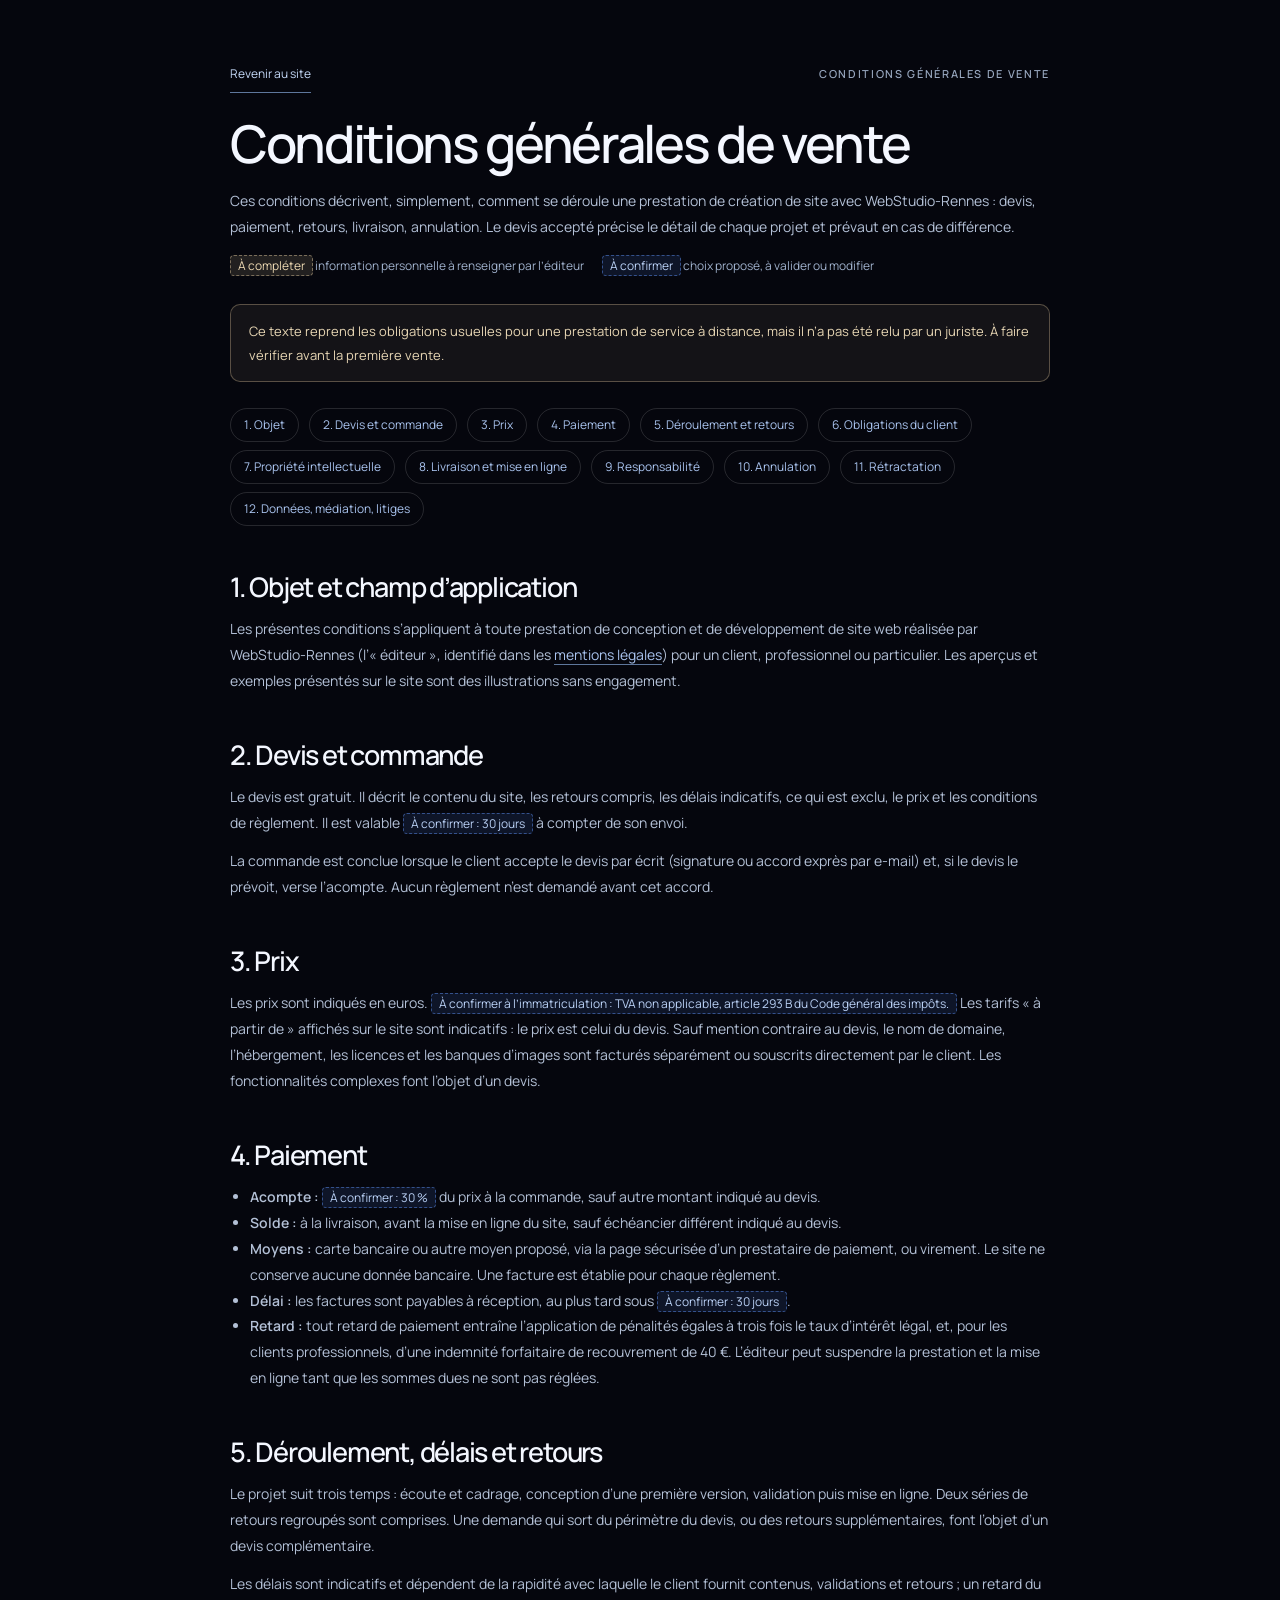
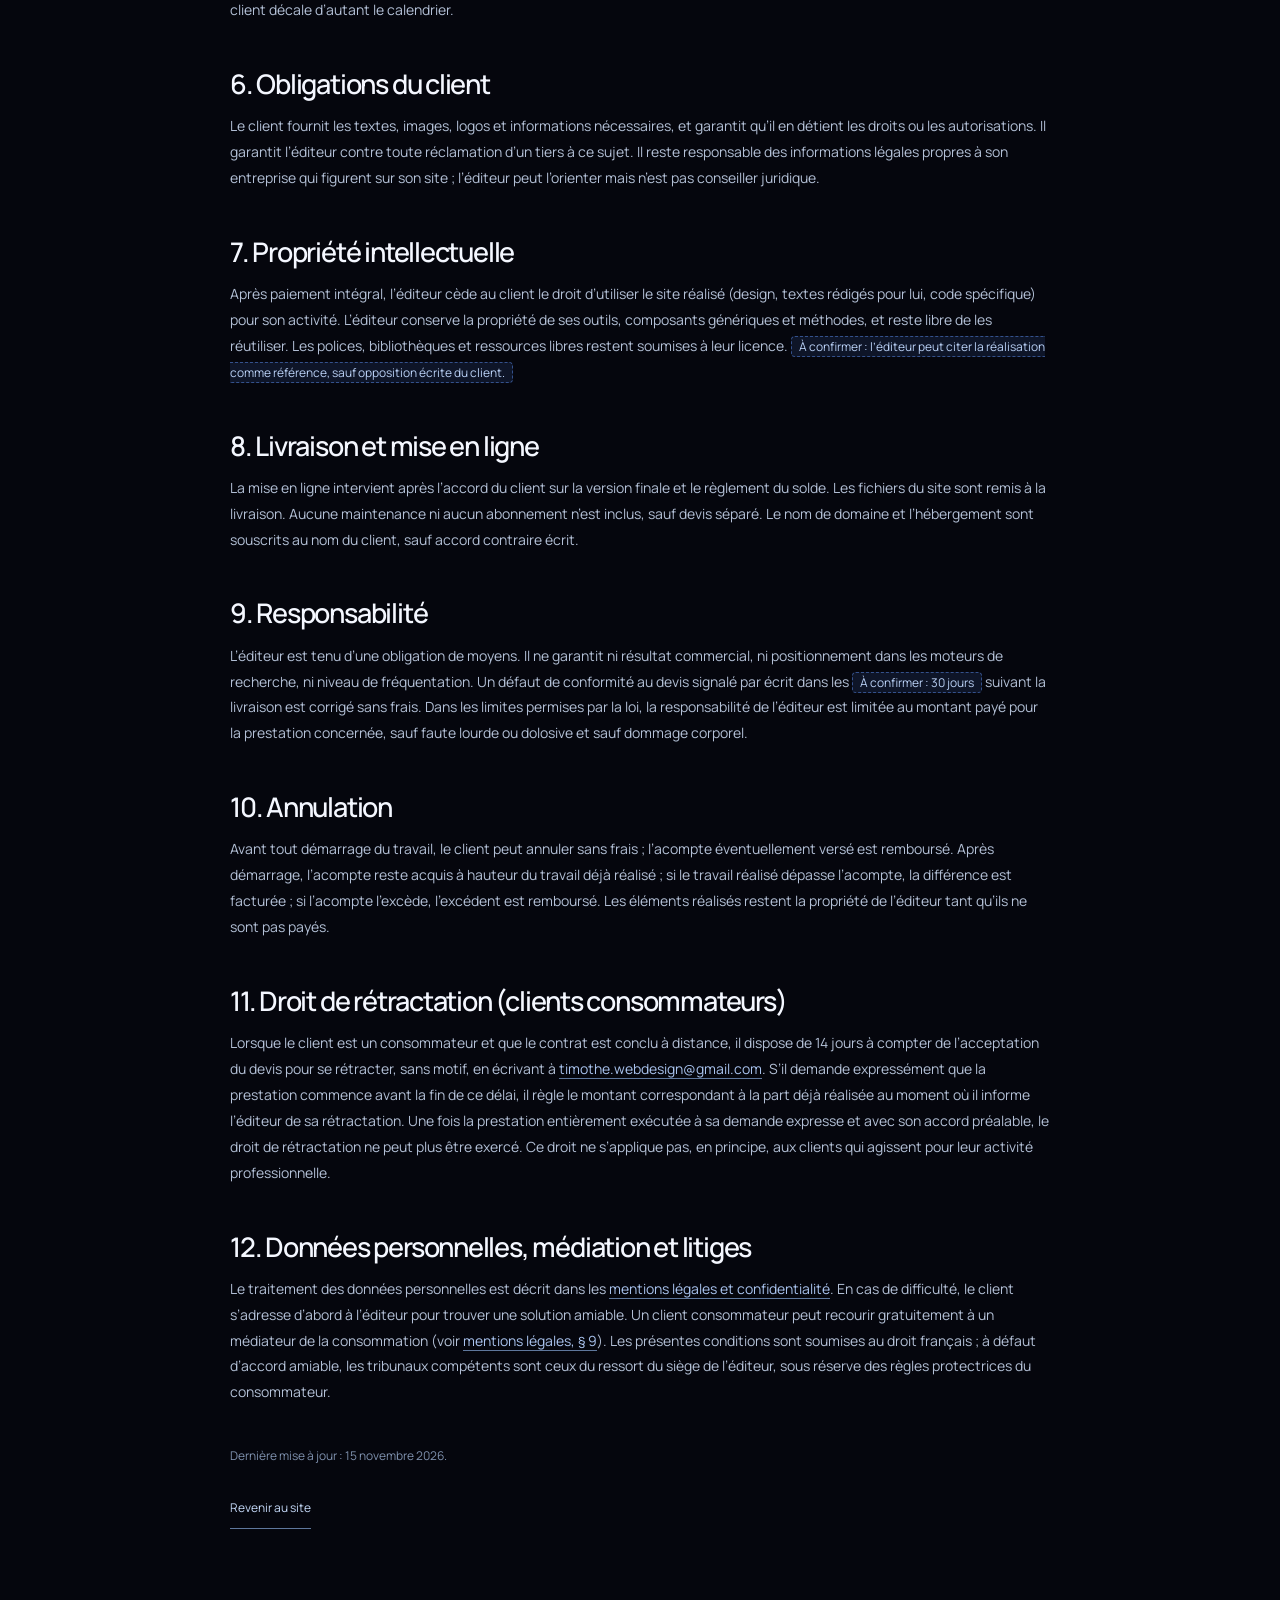
<file: cgv.html>
<!doctype html>
<html lang="fr">
<head>
<meta charset="utf-8">
<meta name="viewport" content="width=device-width,initial-scale=1">
<meta name="robots" content="index,follow">
<title>Conditions générales de vente — WebStudio-Rennes</title>
<link rel="canonical" href="https://webstudio-rennes.github.io/WebStudio-Rennes/cgv.html">
<link rel="stylesheet" href="style.css">
<style>
.legal{max-width:820px;padding-block:56px 90px}
.legal h1{font-size:clamp(34px,6vw,52px);margin:22px 0 14px}
.legal h2{font-size:clamp(21px,3vw,27px);margin:46px 0 14px;font-weight:550;scroll-margin-top:24px}
.legal h3{font-size:16px;margin:26px 0 8px;font-weight:600;color:#dbe6f8}
.legal p,.legal li{font-size:14px;line-height:1.85;color:#b3c0d6}
.legal p+p{margin-top:12px}
.legal ul{padding-left:20px;margin:10px 0}
.legal dl{display:grid;grid-template-columns:minmax(150px,230px) minmax(0,1fr);gap:0;margin:18px 0;border:1px solid #ffffff1c;border-radius:10px;overflow:hidden}
.legal dt,.legal dd{margin:0;padding:12px 16px;font-size:13px;line-height:1.7;border-top:1px solid #ffffff12}
.legal dt:first-of-type,.legal dt:first-of-type+dd{border-top:0}
.legal dt{color:#8fa2c2;background:#ffffff05}
.legal dd{color:#dbe6f8;overflow-wrap:anywhere}
.legal .todo{background:#e1c99f22;color:#ecd8b2;border:1px dashed #e1c99f77;border-radius:4px;padding:1px 7px;font-size:12px}
.legal .alert{border:1px solid #e1c99f55;background:#e1c99f12;border-radius:10px;padding:14px 18px;font-size:13px;color:#e7d6b4;margin-top:26px}
.legal a:not(.text-link){color:#a9c3ee;border-bottom:1px solid #5e779c}
.legal-top{display:flex;justify-content:space-between;gap:20px;flex-wrap:wrap;align-items:center}
@media(max-width:600px){.legal dl{grid-template-columns:1fr}.legal dt{border-bottom:0;padding-bottom:2px}.legal dd{border-top:0;padding-top:0}.legal dt:first-of-type+dd{border-top:0}.legal dt{border-top:1px solid #ffffff12}.legal dt:first-of-type{border-top:0}}

.legal .check{background:#6196ff1c;color:#b9d0f5;border:1px dashed #6196ff77;border-radius:4px;padding:1px 7px;font-size:12px}
.legal .toc{display:flex;flex-wrap:wrap;gap:8px 10px;margin:26px 0 0;padding:0;list-style:none}
.legal .toc a{display:block;font-size:12px;color:#a9c3ee;border:1px solid #ffffff22;border-radius:30px;padding:5px 13px;border-bottom:1px solid #ffffff22}
.legal .toc a:hover{color:#fff;border-color:#9cc4ff}
.legal .legend{display:flex;flex-wrap:wrap;gap:8px 18px;font-size:12px;color:#9fb0cb;margin-top:16px}
.legal .updated{font-size:12px;color:#7f91ae;margin-top:40px}
</style>
</head>
<body>
<main class="wrap legal" id="contenu">
  <div class="legal-top">
    <a class="text-link" href="index.html" id="back">Revenir au site</a>
    <span class="eyebrow">CONDITIONS GÉNÉRALES DE VENTE</span>
  </div>

  <h1>Conditions générales de vente</h1>
  <p>Ces conditions décrivent, simplement, comment se déroule une prestation de création de site avec WebStudio-Rennes : devis, paiement, retours, livraison, annulation. Le devis accepté précise le détail de chaque projet et prévaut en cas de différence.</p>
  <p class="legend"><span><mark class="todo">À compléter</mark> information personnelle à renseigner par l’éditeur</span><span><mark class="check">À confirmer</mark> choix proposé, à valider ou modifier</span></p>
  <p class="alert">Ce texte reprend les obligations usuelles pour une prestation de service à distance, mais il n’a pas été relu par un juriste. À faire vérifier avant la première vente.</p>

  <ul class="toc">
    <li><a href="#objet">1. Objet</a></li><li><a href="#devis">2. Devis et commande</a></li><li><a href="#prix">3. Prix</a></li><li><a href="#paiement">4. Paiement</a></li><li><a href="#deroulement">5. Déroulement et retours</a></li><li><a href="#client">6. Obligations du client</a></li><li><a href="#droits">7. Propriété intellectuelle</a></li><li><a href="#livraison">8. Livraison et mise en ligne</a></li><li><a href="#garantie">9. Responsabilité</a></li><li><a href="#annulation">10. Annulation</a></li><li><a href="#retractation">11. Rétractation</a></li><li><a href="#litiges">12. Données, médiation, litiges</a></li>
  </ul>

  <h2 id="objet">1. Objet et champ d’application</h2>
  <p>Les présentes conditions s’appliquent à toute prestation de conception et de développement de site web réalisée par WebStudio-Rennes (l’« éditeur », identifié dans les <a href="mentions-legales.html#editeur">mentions légales</a>) pour un client, professionnel ou particulier. Les aperçus et exemples présentés sur le site sont des illustrations sans engagement.</p>

  <h2 id="devis">2. Devis et commande</h2>
  <p>Le devis est gratuit. Il décrit le contenu du site, les retours compris, les délais indicatifs, ce qui est exclu, le prix et les conditions de règlement. Il est valable <mark class="check">À confirmer : 30 jours</mark> à compter de son envoi.</p>
  <p>La commande est conclue lorsque le client accepte le devis par écrit (signature ou accord exprès par e-mail) et, si le devis le prévoit, verse l’acompte. Aucun règlement n’est demandé avant cet accord.</p>

  <h2 id="prix">3. Prix</h2>
  <p>Les prix sont indiqués en euros. <mark class="check">À confirmer à l’immatriculation : TVA non applicable, article 293 B du Code général des impôts.</mark> Les tarifs « à partir de » affichés sur le site sont indicatifs : le prix est celui du devis. Sauf mention contraire au devis, le nom de domaine, l’hébergement, les licences et les banques d’images sont facturés séparément ou souscrits directement par le client. Les fonctionnalités complexes font l’objet d’un devis.</p>

  <h2 id="paiement">4. Paiement</h2>
  <ul>
    <li><strong>Acompte :</strong> <mark class="check">À confirmer : 30 %</mark> du prix à la commande, sauf autre montant indiqué au devis.</li>
    <li><strong>Solde :</strong> à la livraison, avant la mise en ligne du site, sauf échéancier différent indiqué au devis.</li>
    <li><strong>Moyens :</strong> carte bancaire ou autre moyen proposé, via la page sécurisée d’un prestataire de paiement, ou virement. Le site ne conserve aucune donnée bancaire. Une facture est établie pour chaque règlement.</li>
    <li><strong>Délai :</strong> les factures sont payables à réception, au plus tard sous <mark class="check">À confirmer : 30 jours</mark>.</li>
    <li><strong>Retard :</strong> tout retard de paiement entraîne l’application de pénalités égales à trois fois le taux d’intérêt légal, et, pour les clients professionnels, d’une indemnité forfaitaire de recouvrement de 40 €. L’éditeur peut suspendre la prestation et la mise en ligne tant que les sommes dues ne sont pas réglées.</li>
  </ul>

  <h2 id="deroulement">5. Déroulement, délais et retours</h2>
  <p>Le projet suit trois temps : écoute et cadrage, conception d’une première version, validation puis mise en ligne. Deux séries de retours regroupés sont comprises. Une demande qui sort du périmètre du devis, ou des retours supplémentaires, font l’objet d’un devis complémentaire.</p>
  <p>Les délais sont indicatifs et dépendent de la rapidité avec laquelle le client fournit contenus, validations et retours ; un retard du client décale d’autant le calendrier.</p>

  <h2 id="client">6. Obligations du client</h2>
  <p>Le client fournit les textes, images, logos et informations nécessaires, et garantit qu’il en détient les droits ou les autorisations. Il garantit l’éditeur contre toute réclamation d’un tiers à ce sujet. Il reste responsable des informations légales propres à son entreprise qui figurent sur son site ; l’éditeur peut l’orienter mais n’est pas conseiller juridique.</p>

  <h2 id="droits">7. Propriété intellectuelle</h2>
  <p>Après paiement intégral, l’éditeur cède au client le droit d’utiliser le site réalisé (design, textes rédigés pour lui, code spécifique) pour son activité. L’éditeur conserve la propriété de ses outils, composants génériques et méthodes, et reste libre de les réutiliser. Les polices, bibliothèques et ressources libres restent soumises à leur licence. <mark class="check">À confirmer : l’éditeur peut citer la réalisation comme référence, sauf opposition écrite du client.</mark></p>

  <h2 id="livraison">8. Livraison et mise en ligne</h2>
  <p>La mise en ligne intervient après l’accord du client sur la version finale et le règlement du solde. Les fichiers du site sont remis à la livraison. Aucune maintenance ni aucun abonnement n’est inclus, sauf devis séparé. Le nom de domaine et l’hébergement sont souscrits au nom du client, sauf accord contraire écrit.</p>

  <h2 id="garantie">9. Responsabilité</h2>
  <p>L’éditeur est tenu d’une obligation de moyens. Il ne garantit ni résultat commercial, ni positionnement dans les moteurs de recherche, ni niveau de fréquentation. Un défaut de conformité au devis signalé par écrit dans les <mark class="check">À confirmer : 30 jours</mark> suivant la livraison est corrigé sans frais. Dans les limites permises par la loi, la responsabilité de l’éditeur est limitée au montant payé pour la prestation concernée, sauf faute lourde ou dolosive et sauf dommage corporel.</p>

  <h2 id="annulation">10. Annulation</h2>
  <p>Avant tout démarrage du travail, le client peut annuler sans frais ; l’acompte éventuellement versé est remboursé. Après démarrage, l’acompte reste acquis à hauteur du travail déjà réalisé ; si le travail réalisé dépasse l’acompte, la différence est facturée ; si l’acompte l’excède, l’excédent est remboursé. Les éléments réalisés restent la propriété de l’éditeur tant qu’ils ne sont pas payés.</p>

  <h2 id="retractation">11. Droit de rétractation (clients consommateurs)</h2>
  <p>Lorsque le client est un consommateur et que le contrat est conclu à distance, il dispose de 14 jours à compter de l’acceptation du devis pour se rétracter, sans motif, en écrivant à <a href="mailto:timothe.webdesign@gmail.com">timothe.webdesign@gmail.com</a>. S’il demande expressément que la prestation commence avant la fin de ce délai, il règle le montant correspondant à la part déjà réalisée au moment où il informe l’éditeur de sa rétractation. Une fois la prestation entièrement exécutée à sa demande expresse et avec son accord préalable, le droit de rétractation ne peut plus être exercé. Ce droit ne s’applique pas, en principe, aux clients qui agissent pour leur activité professionnelle.</p>

  <h2 id="litiges">12. Données personnelles, médiation et litiges</h2>
  <p>Le traitement des données personnelles est décrit dans les <a href="mentions-legales.html#confidentialite">mentions légales et confidentialité</a>. En cas de difficulté, le client s’adresse d’abord à l’éditeur pour trouver une solution amiable. Un client consommateur peut recourir gratuitement à un médiateur de la consommation (voir <a href="mentions-legales.html#mediation">mentions légales, § 9</a>). Les présentes conditions sont soumises au droit français ; à défaut d’accord amiable, les tribunaux compétents sont ceux du ressort du siège de l’éditeur, sous réserve des règles protectrices du consommateur.</p>

  <p class="updated">Dernière mise à jour : 15 novembre 2026.</p>
  <p style="margin-top:22px"><a class="text-link" href="index.html" id="back2">Revenir au site</a></p>
</main>
<script>
(function () {
  /* « Revenir au site » : retourne à la page précédente quand elle existe (utile hors hébergement classique). */
  ['back', 'back2'].forEach(function (id) {
    var a = document.getElementById(id);
    if (!a) return;
    a.addEventListener('click', function (e) {
      try { if (document.referrer && history.length > 1) { e.preventDefault(); history.back(); } } catch (x) { /* lien normal */ }
    });
  });
})();
</script>
</body>
</html>
</file>
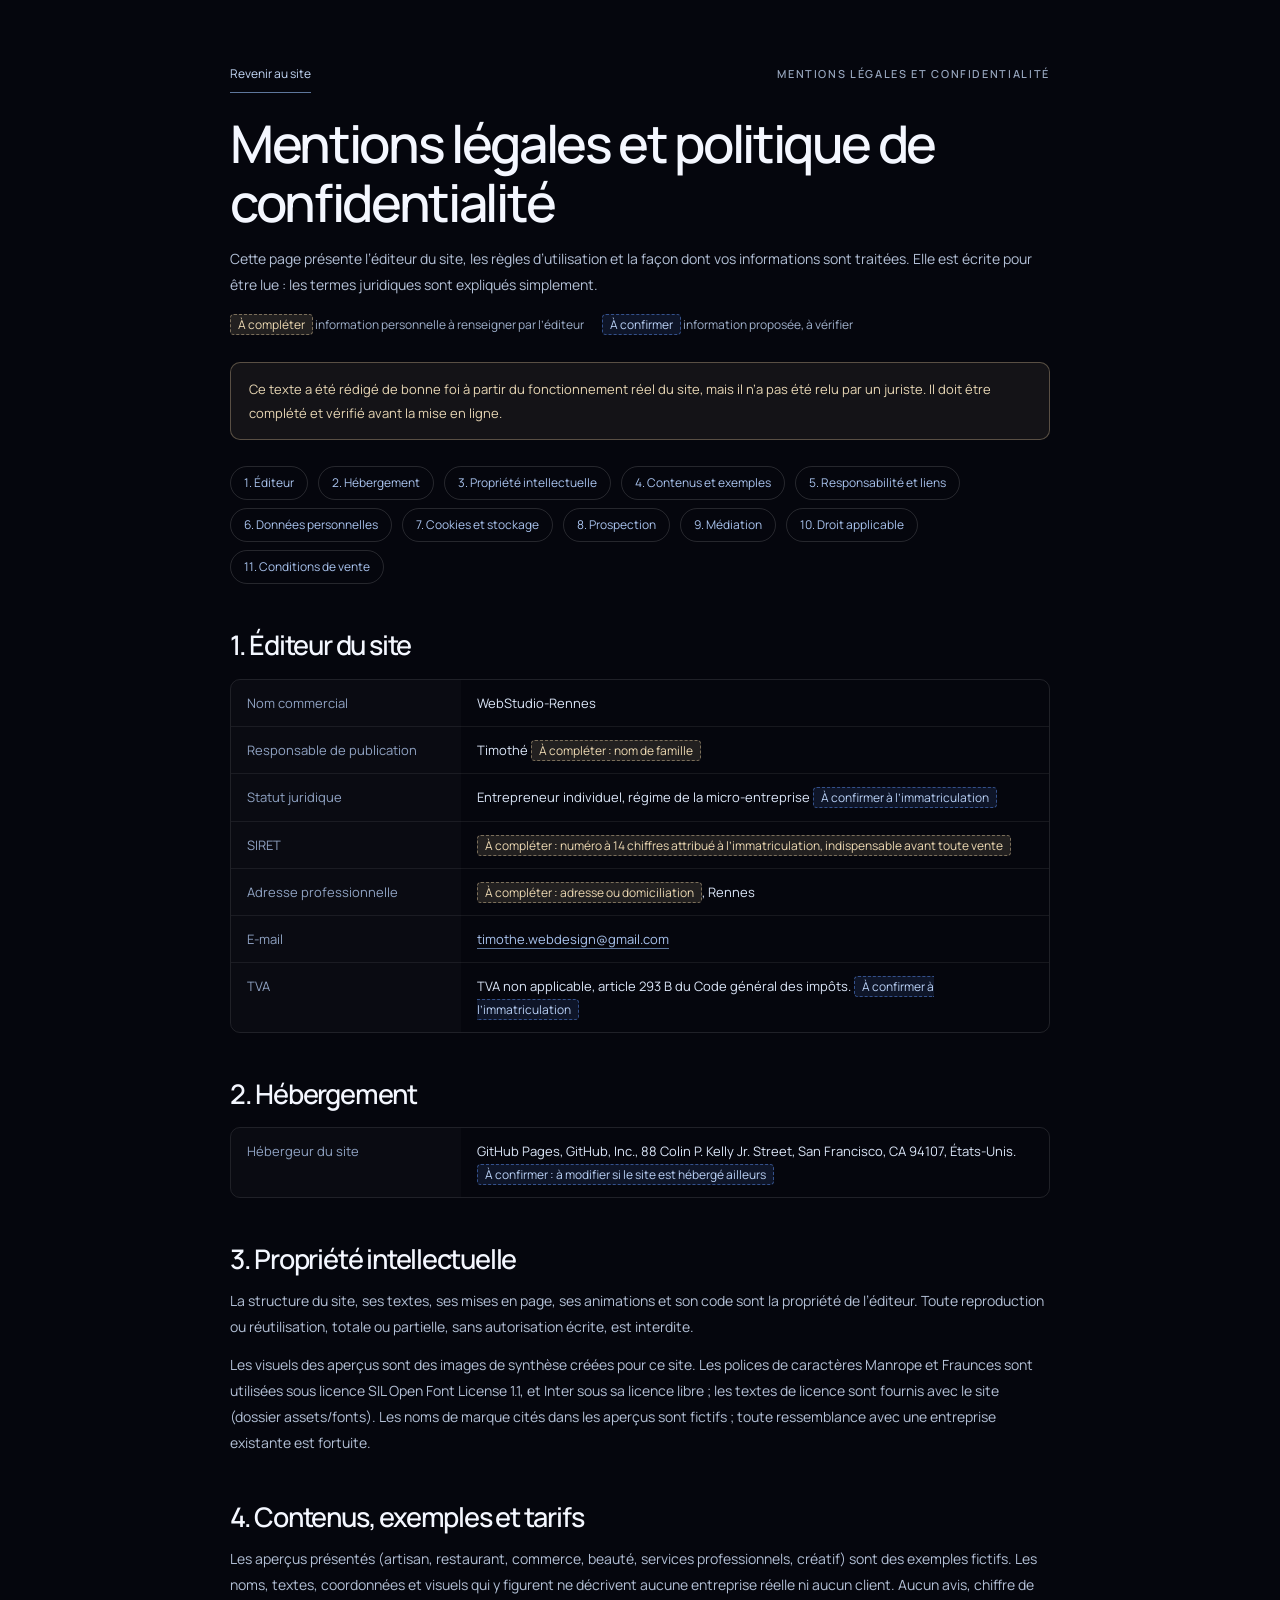
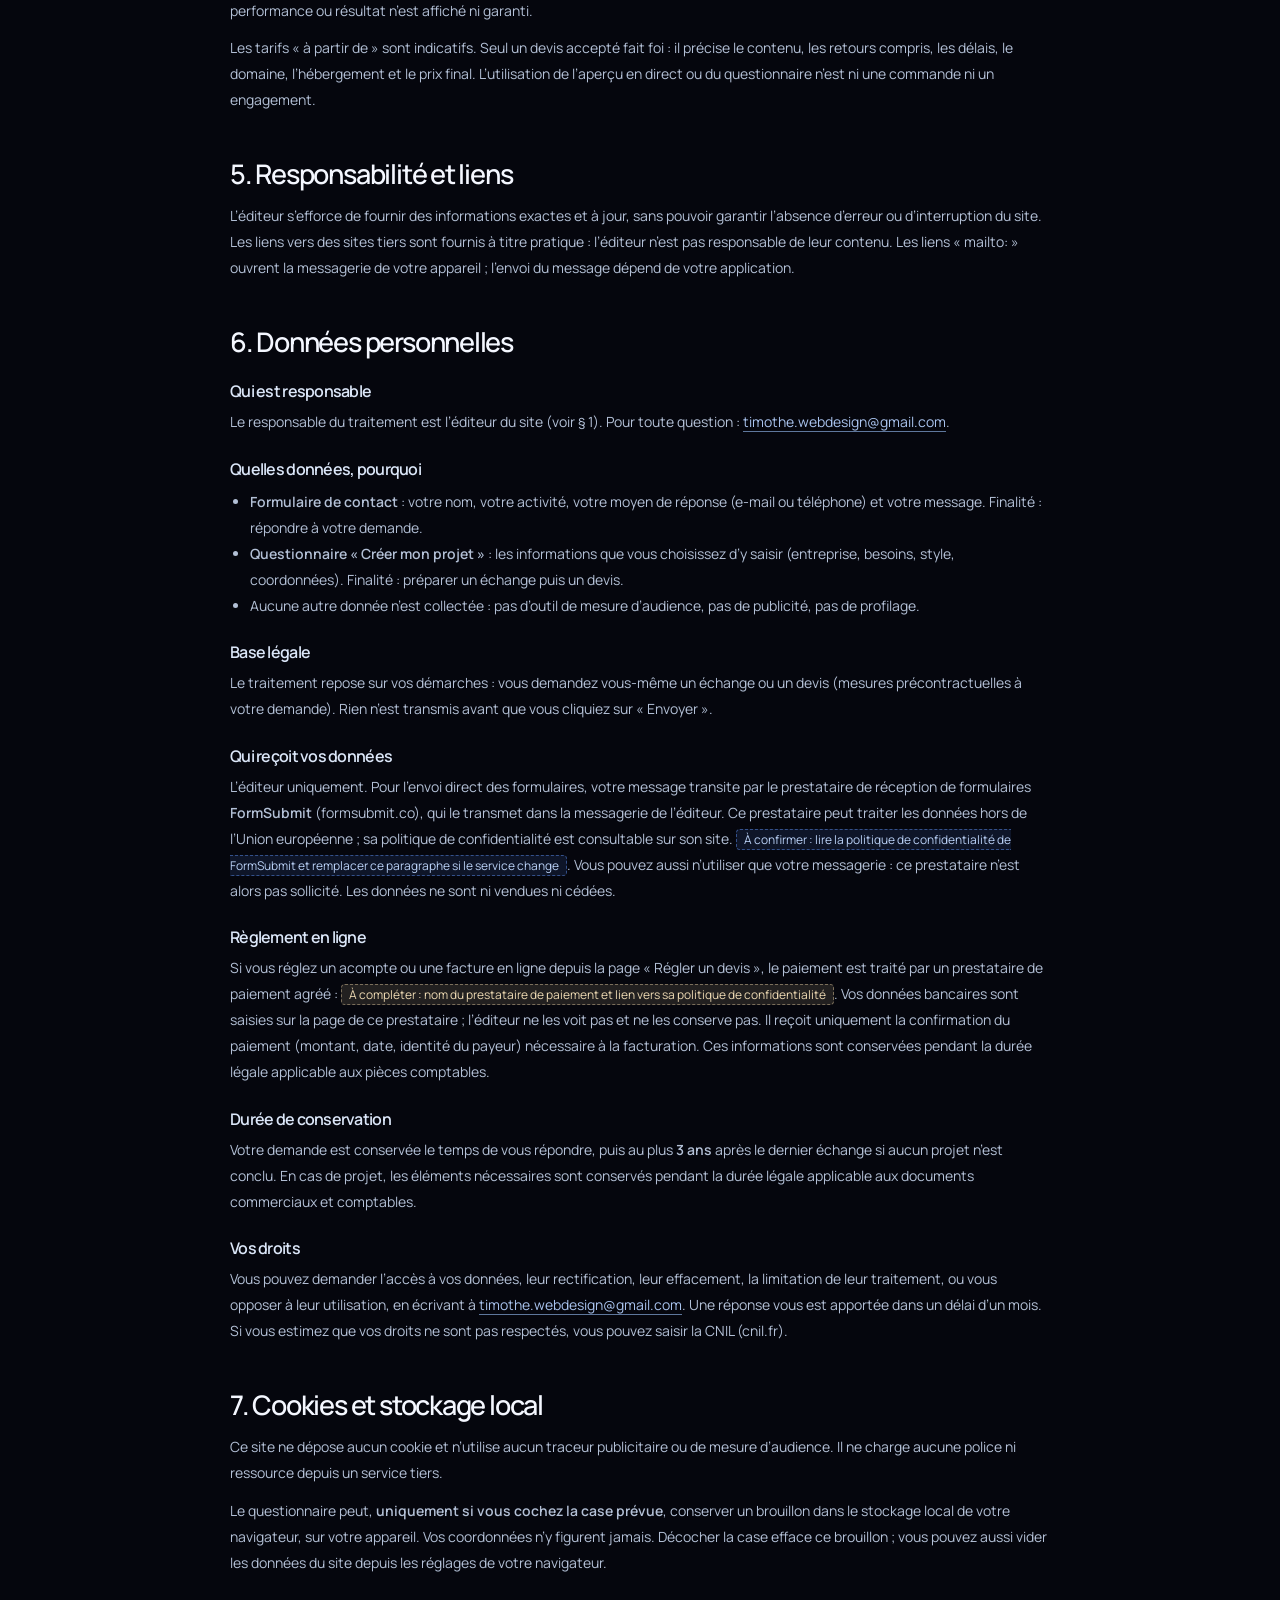
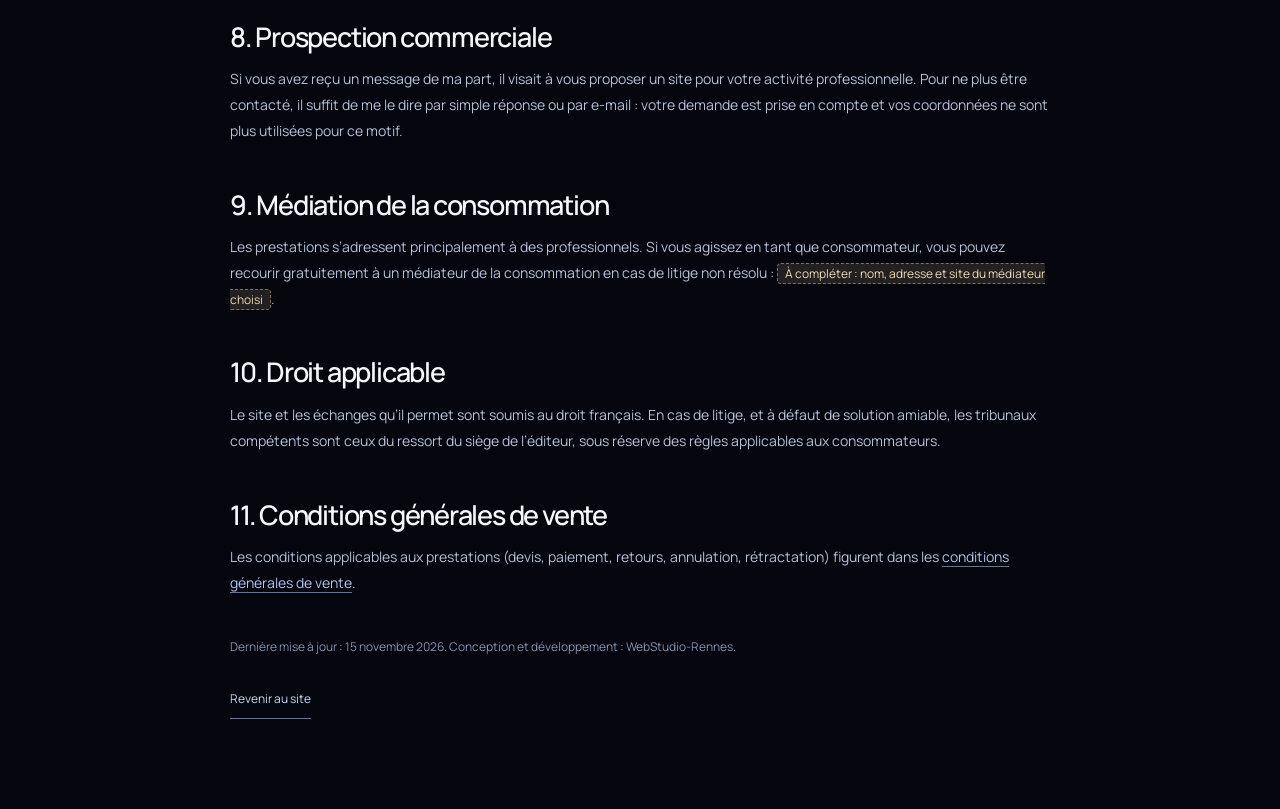
<file: mentions-legales.html>
<!doctype html>
<html lang="fr">
<head>
<meta charset="utf-8">
<meta name="viewport" content="width=device-width,initial-scale=1">
<meta name="robots" content="index,follow">
<title>Mentions légales et confidentialité — WebStudio-Rennes</title>
<link rel="canonical" href="https://webstudio-rennes.github.io/WebStudio-Rennes/mentions-legales.html">
<link rel="stylesheet" href="style.css">
<style>
.legal{max-width:820px;padding-block:56px 90px}
.legal h1{font-size:clamp(34px,6vw,52px);margin:22px 0 14px}
.legal h2{font-size:clamp(21px,3vw,27px);margin:46px 0 14px;font-weight:550;scroll-margin-top:24px}
.legal h3{font-size:16px;margin:26px 0 8px;font-weight:600;color:#dbe6f8}
.legal p,.legal li{font-size:14px;line-height:1.85;color:#b3c0d6}
.legal p+p{margin-top:12px}
.legal ul{padding-left:20px;margin:10px 0}
.legal dl{display:grid;grid-template-columns:minmax(150px,230px) minmax(0,1fr);gap:0;margin:18px 0;border:1px solid #ffffff1c;border-radius:10px;overflow:hidden}
.legal dt,.legal dd{margin:0;padding:12px 16px;font-size:13px;line-height:1.7;border-top:1px solid #ffffff12}
.legal dt:first-of-type,.legal dt:first-of-type+dd{border-top:0}
.legal dt{color:#8fa2c2;background:#ffffff05}
.legal dd{color:#dbe6f8;overflow-wrap:anywhere}
.legal .todo{background:#e1c99f22;color:#ecd8b2;border:1px dashed #e1c99f77;border-radius:4px;padding:1px 7px;font-size:12px}
.legal .alert{border:1px solid #e1c99f55;background:#e1c99f12;border-radius:10px;padding:14px 18px;font-size:13px;color:#e7d6b4;margin-top:26px}
.legal a:not(.text-link){color:#a9c3ee;border-bottom:1px solid #5e779c}
.legal-top{display:flex;justify-content:space-between;gap:20px;flex-wrap:wrap;align-items:center}
@media(max-width:600px){.legal dl{grid-template-columns:1fr}.legal dt{border-bottom:0;padding-bottom:2px}.legal dd{border-top:0;padding-top:0}.legal dt:first-of-type+dd{border-top:0}.legal dt{border-top:1px solid #ffffff12}.legal dt:first-of-type{border-top:0}}

.legal .check{background:#6196ff1c;color:#b9d0f5;border:1px dashed #6196ff77;border-radius:4px;padding:1px 7px;font-size:12px}
.legal .toc{display:flex;flex-wrap:wrap;gap:8px 10px;margin:26px 0 0;padding:0;list-style:none}
.legal .toc a{display:block;font-size:12px;color:#a9c3ee;border:1px solid #ffffff22;border-radius:30px;padding:5px 13px;border-bottom:1px solid #ffffff22}
.legal .toc a:hover{color:#fff;border-color:#9cc4ff}
.legal .legend{display:flex;flex-wrap:wrap;gap:8px 18px;font-size:12px;color:#9fb0cb;margin-top:16px}
.legal .updated{font-size:12px;color:#7f91ae;margin-top:40px}
</style>
</head>
<body>
<main class="wrap legal" id="contenu">
  <div class="legal-top">
    <a class="text-link" href="index.html" id="back">Revenir au site</a>
    <span class="eyebrow">MENTIONS LÉGALES ET CONFIDENTIALITÉ</span>
  </div>

  <h1>Mentions légales et politique de confidentialité</h1>
  <p>Cette page présente l’éditeur du site, les règles d’utilisation et la façon dont vos informations sont traitées. Elle est écrite pour être lue : les termes juridiques sont expliqués simplement.</p>
  <p class="legend"><span><mark class="todo">À compléter</mark> information personnelle à renseigner par l’éditeur</span><span><mark class="check">À confirmer</mark> information proposée, à vérifier</span></p>
  <p class="alert">Ce texte a été rédigé de bonne foi à partir du fonctionnement réel du site, mais il n’a pas été relu par un juriste. Il doit être complété et vérifié avant la mise en ligne.</p>

  <ul class="toc">
    <li><a href="#editeur">1. Éditeur</a></li><li><a href="#hebergement">2. Hébergement</a></li><li><a href="#propriete">3. Propriété intellectuelle</a></li><li><a href="#contenus">4. Contenus et exemples</a></li><li><a href="#responsabilite">5. Responsabilité et liens</a></li><li><a href="#confidentialite">6. Données personnelles</a></li><li><a href="#stockage">7. Cookies et stockage</a></li><li><a href="#prospection">8. Prospection</a></li><li><a href="#mediation">9. Médiation</a></li><li><a href="#droit">10. Droit applicable</a></li><li><a href="#ventes">11. Conditions de vente</a></li>
  </ul>

  <h2 id="editeur">1. Éditeur du site</h2>
  <dl>
    <dt>Nom commercial</dt><dd>WebStudio-Rennes</dd>
    <dt>Responsable de publication</dt><dd>Timothé <mark class="todo">À compléter : nom de famille</mark></dd>
    <dt>Statut juridique</dt><dd>Entrepreneur individuel, régime de la micro-entreprise <mark class="check">À confirmer à l’immatriculation</mark></dd>
    <dt>SIRET</dt><dd><mark class="todo">À compléter : numéro à 14 chiffres attribué à l’immatriculation, indispensable avant toute vente</mark></dd>
    <dt>Adresse professionnelle</dt><dd><mark class="todo">À compléter : adresse ou domiciliation</mark>, Rennes</dd>
    <dt>E-mail</dt><dd><a href="mailto:timothe.webdesign@gmail.com">timothe.webdesign@gmail.com</a></dd>
    <dt>TVA</dt><dd>TVA non applicable, article 293 B du Code général des impôts. <mark class="check">À confirmer à l’immatriculation</mark></dd>
  </dl>

  <h2 id="hebergement">2. Hébergement</h2>
  <dl>
    <dt>Hébergeur du site</dt><dd>GitHub Pages, GitHub, Inc., 88 Colin P. Kelly Jr. Street, San Francisco, CA 94107, États-Unis. <mark class="check">À confirmer : à modifier si le site est hébergé ailleurs</mark></dd>
  </dl>

  <h2 id="propriete">3. Propriété intellectuelle</h2>
  <p>La structure du site, ses textes, ses mises en page, ses animations et son code sont la propriété de l’éditeur. Toute reproduction ou réutilisation, totale ou partielle, sans autorisation écrite, est interdite.</p>
  <p>Les visuels des aperçus sont des images de synthèse créées pour ce site. Les polices de caractères Manrope et Fraunces sont utilisées sous licence SIL Open Font License 1.1, et Inter sous sa licence libre ; les textes de licence sont fournis avec le site (dossier assets/fonts). Les noms de marque cités dans les aperçus sont fictifs ; toute ressemblance avec une entreprise existante est fortuite.</p>

  <h2 id="contenus">4. Contenus, exemples et tarifs</h2>
  <p>Les aperçus présentés (artisan, restaurant, commerce, beauté, services professionnels, créatif) sont des exemples fictifs. Les noms, textes, coordonnées et visuels qui y figurent ne décrivent aucune entreprise réelle ni aucun client. Aucun avis, chiffre de performance ou résultat n’est affiché ni garanti.</p>
  <p>Les tarifs « à partir de » sont indicatifs. Seul un devis accepté fait foi : il précise le contenu, les retours compris, les délais, le domaine, l’hébergement et le prix final. L’utilisation de l’aperçu en direct ou du questionnaire n’est ni une commande ni un engagement.</p>

  <h2 id="responsabilite">5. Responsabilité et liens</h2>
  <p>L’éditeur s’efforce de fournir des informations exactes et à jour, sans pouvoir garantir l’absence d’erreur ou d’interruption du site. Les liens vers des sites tiers sont fournis à titre pratique : l’éditeur n’est pas responsable de leur contenu. Les liens « mailto: » ouvrent la messagerie de votre appareil ; l’envoi du message dépend de votre application.</p>

  <h2 id="confidentialite">6. Données personnelles</h2>
  <h3>Qui est responsable</h3>
  <p>Le responsable du traitement est l’éditeur du site (voir § 1). Pour toute question : <a href="mailto:timothe.webdesign@gmail.com">timothe.webdesign@gmail.com</a>.</p>

  <h3>Quelles données, pourquoi</h3>
  <ul>
    <li><strong>Formulaire de contact</strong> : votre nom, votre activité, votre moyen de réponse (e-mail ou téléphone) et votre message. Finalité : répondre à votre demande.</li>
    <li><strong>Questionnaire « Créer mon projet »</strong> : les informations que vous choisissez d’y saisir (entreprise, besoins, style, coordonnées). Finalité : préparer un échange puis un devis.</li>
    <li>Aucune autre donnée n’est collectée : pas d’outil de mesure d’audience, pas de publicité, pas de profilage.</li>
  </ul>

  <h3>Base légale</h3>
  <p>Le traitement repose sur vos démarches : vous demandez vous-même un échange ou un devis (mesures précontractuelles à votre demande). Rien n’est transmis avant que vous cliquiez sur « Envoyer ».</p>

  <h3>Qui reçoit vos données</h3>
  <p>L’éditeur uniquement. Pour l’envoi direct des formulaires, votre message transite par le prestataire de réception de formulaires <strong>FormSubmit</strong> (formsubmit.co), qui le transmet dans la messagerie de l’éditeur. Ce prestataire peut traiter les données hors de l’Union européenne ; sa politique de confidentialité est consultable sur son site. <mark class="check">À confirmer : lire la politique de confidentialité de FormSubmit et remplacer ce paragraphe si le service change</mark>. Vous pouvez aussi n’utiliser que votre messagerie : ce prestataire n’est alors pas sollicité. Les données ne sont ni vendues ni cédées.</p>

  <h3>Règlement en ligne</h3>
  <p>Si vous réglez un acompte ou une facture en ligne depuis la page « Régler un devis », le paiement est traité par un prestataire de paiement agréé : <mark class="todo">À compléter : nom du prestataire de paiement et lien vers sa politique de confidentialité</mark>. Vos données bancaires sont saisies sur la page de ce prestataire ; l’éditeur ne les voit pas et ne les conserve pas. Il reçoit uniquement la confirmation du paiement (montant, date, identité du payeur) nécessaire à la facturation. Ces informations sont conservées pendant la durée légale applicable aux pièces comptables.</p>

  <h3>Durée de conservation</h3>
  <p>Votre demande est conservée le temps de vous répondre, puis au plus <strong>3 ans</strong> après le dernier échange si aucun projet n’est conclu. En cas de projet, les éléments nécessaires sont conservés pendant la durée légale applicable aux documents commerciaux et comptables.</p>

  <h3>Vos droits</h3>
  <p>Vous pouvez demander l’accès à vos données, leur rectification, leur effacement, la limitation de leur traitement, ou vous opposer à leur utilisation, en écrivant à <a href="mailto:timothe.webdesign@gmail.com">timothe.webdesign@gmail.com</a>. Une réponse vous est apportée dans un délai d’un mois. Si vous estimez que vos droits ne sont pas respectés, vous pouvez saisir la CNIL (cnil.fr).</p>

  <h2 id="stockage">7. Cookies et stockage local</h2>
  <p>Ce site ne dépose aucun cookie et n’utilise aucun traceur publicitaire ou de mesure d’audience. Il ne charge aucune police ni ressource depuis un service tiers.</p>
  <p>Le questionnaire peut, <strong>uniquement si vous cochez la case prévue</strong>, conserver un brouillon dans le stockage local de votre navigateur, sur votre appareil. Vos coordonnées n’y figurent jamais. Décocher la case efface ce brouillon ; vous pouvez aussi vider les données du site depuis les réglages de votre navigateur.</p>

  <h2 id="prospection">8. Prospection commerciale</h2>
  <p>Si vous avez reçu un message de ma part, il visait à vous proposer un site pour votre activité professionnelle. Pour ne plus être contacté, il suffit de me le dire par simple réponse ou par e-mail : votre demande est prise en compte et vos coordonnées ne sont plus utilisées pour ce motif.</p>

  <h2 id="mediation">9. Médiation de la consommation</h2>
  <p>Les prestations s’adressent principalement à des professionnels. Si vous agissez en tant que consommateur, vous pouvez recourir gratuitement à un médiateur de la consommation en cas de litige non résolu : <mark class="todo">À compléter : nom, adresse et site du médiateur choisi</mark>.</p>

  <h2 id="droit">10. Droit applicable</h2>
  <p>Le site et les échanges qu’il permet sont soumis au droit français. En cas de litige, et à défaut de solution amiable, les tribunaux compétents sont ceux du ressort du siège de l’éditeur, sous réserve des règles applicables aux consommateurs.</p>

  <h2 id="ventes">11. Conditions générales de vente</h2>
  <p>Les conditions applicables aux prestations (devis, paiement, retours, annulation, rétractation) figurent dans les <a href="cgv.html">conditions générales de vente</a>.</p>

  <p class="updated">Dernière mise à jour : 15 novembre 2026. Conception et développement : WebStudio-Rennes.</p>
  <p style="margin-top:22px"><a class="text-link" href="index.html" id="back2">Revenir au site</a></p>
</main>
<script>
(function () {
  /* « Revenir au site » : retourne à la page précédente quand elle existe (utile hors hébergement classique). */
  ['back', 'back2'].forEach(function (id) {
    var a = document.getElementById(id);
    if (!a) return;
    a.addEventListener('click', function (e) {
      try { if (document.referrer && history.length > 1) { e.preventDefault(); history.back(); } } catch (x) { /* lien normal */ }
    });
  });
})();
</script>
</body>
</html>
</file>
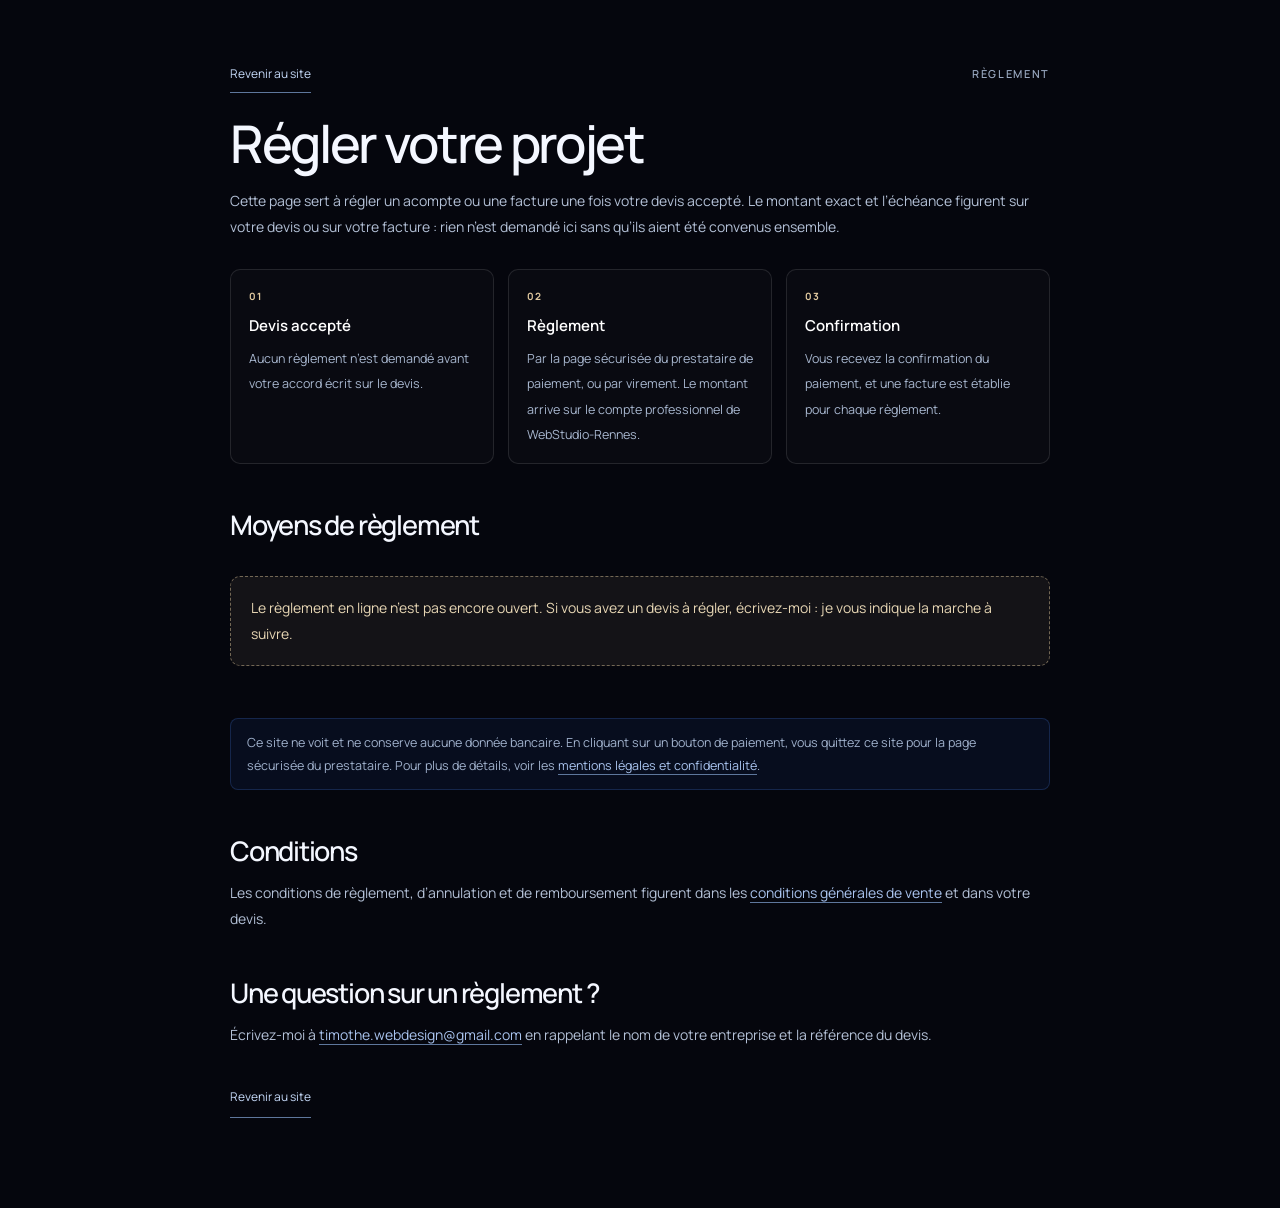
<file: paiement.html>
<!doctype html>
<html lang="fr">
<head>
<meta charset="utf-8">
<meta name="viewport" content="width=device-width,initial-scale=1">
<meta name="robots" content="noindex,nofollow">
<title>Régler votre projet — WebStudio-Rennes</title>
<link rel="stylesheet" href="style.css">
<script src="config.js?v=9"></script>
<style>
.pay{max-width:820px;padding-block:56px 90px}
.pay h1{font-size:clamp(34px,6vw,52px);margin:22px 0 14px}
.pay h2{font-size:clamp(21px,3vw,27px);margin:46px 0 14px;font-weight:550}
.pay p{font-size:14px;line-height:1.85;color:#b3c0d6}
.pay p+p{margin-top:12px}
.pay-top{display:flex;justify-content:space-between;gap:20px;flex-wrap:wrap;align-items:center}
.pay-steps{list-style:none;margin:30px 0 0;padding:0;display:grid;grid-template-columns:repeat(3,minmax(0,1fr));gap:14px}
.pay-steps li{border:1px solid #ffffff1c;background:#ffffff05;border-radius:10px;padding:18px 18px 16px}
.pay-steps b{display:block;font-size:10px;letter-spacing:1.2px;color:#e1c99f;margin-bottom:8px}
.pay-steps strong{display:block;font-size:15px;font-weight:600;color:#fff;margin-bottom:6px}
.pay-steps span{font-size:12.5px;line-height:1.7;color:#a7b6ce}
.pay-opts{display:grid;gap:14px;margin-top:18px}
.pay-opt{border:1px solid #8099c62c;border-radius:12px;background:linear-gradient(145deg,#13213e80,#0a1020d0);padding:22px 24px;display:flex;align-items:center;justify-content:space-between;gap:18px 26px;flex-wrap:wrap}
.pay-opt h3{font-size:17px;font-weight:550;margin:0 0 4px;color:#fff}
.pay-opt p{font-size:12.5px;margin:0;color:#9fb0cb}
.pay-opt .button{min-height:50px;flex:none}
.pay-bank{display:grid;grid-template-columns:minmax(120px,170px) minmax(0,1fr) auto;gap:0;border:1px solid #ffffff1c;border-radius:10px;overflow:hidden;margin-top:14px}
.pay-bank>*{padding:12px 16px;font-size:13px;border-top:1px solid #ffffff12;display:flex;align-items:center;overflow-wrap:anywhere}
.pay-bank>dt{color:#8fa2c2;background:#ffffff05}.pay-bank>dd{margin:0;color:#e9f0ff;font-variant-numeric:tabular-nums}
.pay-bank>:nth-child(-n+3){border-top:0}
.pay-copy{background:none;border:0;border-left:1px solid #ffffff12;color:#a9c3ee;font-size:12px;cursor:pointer;min-height:44px}
.pay-copy:hover{color:#fff}
.pay-empty{border:1px dashed #e1c99f77;background:#e1c99f12;border-radius:10px;padding:18px 20px;margin-top:18px}
.pay-empty p{color:#e7d6b4;margin:0}
.pay .note{font-size:12.5px;color:#9fb0cb;border:1px solid #4f8bff33;background:#2563eb14;border-radius:8px;padding:12px 16px;margin-top:22px}
.pay .todo{background:#e1c99f22;color:#ecd8b2;border:1px dashed #e1c99f77;border-radius:4px;padding:1px 7px;font-size:12px}
.pay a:not(.button):not(.text-link){color:#a9c3ee;border-bottom:1px solid #5e779c}
.pay-status{font-size:12px;color:#9fd5b2;min-height:20px;margin-top:10px}
@media(max-width:760px){.pay-steps{grid-template-columns:1fr}.pay-opt .button{width:100%}.pay-bank{grid-template-columns:1fr}.pay-bank>dt{border-bottom:0;padding-bottom:2px}.pay-bank>dd{border-top:0;padding-top:0}.pay-bank>.pay-copy{border-left:0;border-top:1px solid #ffffff12;justify-content:flex-start}.pay-bank>:nth-child(-n+3){border-top:1px solid #ffffff12}.pay-bank>:first-child{border-top:0}}
</style>
</head>
<body>
<main class="wrap pay" id="contenu">
  <div class="pay-top">
    <a class="text-link" href="index.html" id="back">Revenir au site</a>
    <span class="eyebrow">RÈGLEMENT</span>
  </div>

  <h1>Régler votre projet</h1>
  <p>Cette page sert à régler un acompte ou une facture une fois votre devis accepté. Le montant exact et l’échéance figurent sur votre devis ou sur votre facture : rien n’est demandé ici sans qu’ils aient été convenus ensemble.</p>

  <ol class="pay-steps">
    <li><b>01</b><strong>Devis accepté</strong><span>Aucun règlement n’est demandé avant votre accord écrit sur le devis.</span></li>
    <li><b>02</b><strong>Règlement</strong><span>Par la page sécurisée du prestataire de paiement, ou par virement. Le montant arrive sur le compte professionnel de WebStudio-Rennes.</span></li>
    <li><b>03</b><strong>Confirmation</strong><span>Vous recevez la confirmation du paiement, et une facture est établie pour chaque règlement.</span></li>
  </ol>

  <section id="moyens" aria-live="polite">
    <h2>Moyens de règlement</h2>
    <div class="pay-opts" id="pay-opts"></div>
    <div id="pay-bank"></div>
    <p class="pay-status" id="pay-status" role="status"></p>
  </section>

  <p class="note">Ce site ne voit et ne conserve aucune donnée bancaire. En cliquant sur un bouton de paiement, vous quittez ce site pour la page sécurisée du prestataire<span id="pay-prov"></span>. Pour plus de détails, voir les <a href="mentions-legales.html#confidentialite">mentions légales et confidentialité</a>.</p>

  <h2>Conditions</h2>
  <p>Les conditions de règlement, d’annulation et de remboursement figurent dans les <a href="cgv.html#paiement">conditions générales de vente</a> et dans votre devis.</p>

  <h2>Une question sur un règlement ?</h2>
  <p>Écrivez-moi à <a href="mailto:timothe.webdesign@gmail.com">timothe.webdesign@gmail.com</a> en rappelant le nom de votre entreprise et la référence du devis.</p>
  <p style="margin-top:30px"><a class="text-link" href="index.html" id="back2">Revenir au site</a></p>
</main>
<script>
(function () {
  var cfg = window.WSR_PAY || {}, $ = function (i) { return document.getElementById(i); };
  var opts = $('pay-opts'), bank = $('pay-bank'), shown = 0;
  function el(tag, cls, txt) { var e = document.createElement(tag); if (cls) e.className = cls; if (txt) e.textContent = txt; return e; }
  (cfg.links || []).forEach(function (l) {
    if (!l || !/^https:\/\//.test(l.url || '')) return;
    var box = el('div', 'pay-opt'), t = el('div');
    t.appendChild(el('h3', '', l.label || 'Régler en ligne'));
    t.appendChild(el('p', '', l.note || 'Paiement sécurisé par carte'));
    var a = el('a', 'button primary', 'Payer en ligne'); a.href = l.url; a.rel = 'noopener noreferrer';
    box.appendChild(t); box.appendChild(a); opts.appendChild(box); shown++;
  });
  var v = cfg.virement || {};
  if (v.iban) {
    shown++;
    bank.appendChild(el('h3', '', 'Par virement')).style.cssText = 'font-size:17px;font-weight:550;margin:26px 0 0;color:#fff';
    bank.appendChild(el('p', '', 'Indiquez le nom de votre entreprise et la référence du devis dans le libellé du virement.')).style.marginTop = '6px';
    var dl = el('dl', 'pay-bank'); dl.style.margin = '14px 0 0';
    function row(k, val, key) {
      if (!val) return;
      dl.appendChild(el('dt', '', k)); dl.appendChild(el('dd', '', val));
      var b = el('button', 'pay-copy', 'Copier'); b.type = 'button';
      b.addEventListener('click', function () {
        var raw = val.replace(/\s+/g, '');
        function ok() { $('pay-status').textContent = k + ' copié.'; }
        function fb() { var t = document.createElement('textarea'); t.value = raw; document.body.appendChild(t); t.select(); try { document.execCommand('copy'); ok(); } catch (e) { $('pay-status').textContent = 'Copie impossible : sélectionnez le texte.'; } t.remove(); }
        if (navigator.clipboard && navigator.clipboard.writeText) navigator.clipboard.writeText(raw).then(ok, fb); else fb();
      });
      dl.appendChild(b);
    }
    row('Bénéficiaire', v.titulaire); row('IBAN', String(v.iban).replace(/\s+/g, '').replace(/(.{4})/g, '$1 ').trim()); row('BIC', v.bic);
    bank.appendChild(dl);
  }
  if (!shown) {
    var e = el('div', 'pay-empty'); e.appendChild(el('p', '', 'Le règlement en ligne n’est pas encore ouvert. Si vous avez un devis à régler, écrivez-moi : je vous indique la marche à suivre.'));
    opts.appendChild(e);
  }
  if (cfg.provider) $('pay-prov').textContent = ' (' + cfg.provider + ')';
  ['back', 'back2'].forEach(function (id) {
    var a = $(id); if (!a) return;
    a.addEventListener('click', function (e) { try { if (document.referrer && history.length > 1) { e.preventDefault(); history.back(); } } catch (x) { /* lien normal */ } });
  });
})();
</script>
</body>
</html>
</file>
<file: style.css>
@font-face{font-family:Manrope;src:url('assets/fonts/manrope-latin.woff2') format('woff2');font-weight:200 800;font-display:swap}
:root{--bg:#05060d;--panel:#0b1020;--text:#f4f7ff;--muted:#a4afc4;--line:#ffffff1c;--blue:#2563eb;--light:#78b5ff;--ease:cubic-bezier(.22,.7,.18,1)}
*{box-sizing:border-box}html{scroll-behavior:smooth;scroll-padding-top:100px}body{margin:0;background:var(--bg);color:var(--text);font:15px/1.7 Manrope,'Segoe UI',Arial,sans-serif;-webkit-font-smoothing:antialiased}a{color:inherit;text-decoration:none}button,input,textarea,select{font:inherit}button,a,summary{touch-action:manipulation}button{cursor:pointer}a:focus-visible,button:focus-visible,summary:focus-visible,input:focus-visible,select:focus-visible,textarea:focus-visible{outline:2px solid #83bdff;outline-offset:5px}h1,h2,h3,h4,p{margin:0}h1,h2,h3,h4{line-height:1.12;letter-spacing:-.045em}h1,h2{font-weight:550}h2{font-size:clamp(36px,4.5vw,64px)}h2>span{color:#8998b6}p{color:var(--muted)}strong{font-weight:600}button{border-radius:0}.wrap{width:min(1240px,calc(100% - 100px));margin-inline:auto}.skip{position:fixed;top:-100px;z-index:100;padding:15px;background:#fff;color:#09152f}.skip:focus{top:5px}.progress{height:2px;background:#60a5fa;position:fixed;left:0;top:0;width:0;z-index:100}.review{height:32px;background:#090e1b;border-bottom:1px solid var(--line);padding-inline:4vw;display:flex;align-items:center;justify-content:space-between;font-size:9px;letter-spacing:1px;color:#8998b6}.review a{letter-spacing:0;color:#b7c5dd}.header{height:92px;width:calc(100% - 100px);max-width:1440px;margin:auto;display:flex;align-items:center;justify-content:space-between;gap:25px;position:relative;z-index:10}.brand{display:flex;align-items:center;gap:10px;font-size:24px;font-weight:650;line-height:1;letter-spacing:-1px}.brand svg{width:34px;height:32px;color:#77acff}.brand small{display:block;letter-spacing:3px;font-size:8px;font-weight:500;margin-top:7px;color:#91a2bd}.brand-dot{color:#60a5fa}.header nav{display:flex;gap:6px;align-items:center;border:1px solid #ffffff12;background:#ffffff04;border-radius:30px;padding:5px}.header nav a{padding:8px 20px;border-radius:20px;font-size:12px;color:#adb9cc;transition:background .3s,color .3s}.header nav a:hover,.header nav a[aria-current]{color:#fff;background:#ffffff0c}.nav-contact{font-size:12px;display:flex;align-items:center;gap:20px}.nav-contact>span{display:grid;place-items:center;width:34px;height:34px;border:1px solid #ffffff2a;border-radius:50%;transition:transform .3s,background .3s}.nav-contact:hover>span{transform:rotate(45deg);background:#2563eb}.hero{position:relative;isolation:isolate;overflow:hidden;padding-top:53px}.hero-copy{position:relative;z-index:2;text-align:center;padding-inline:25px}.eyebrow{font-size:10px;font-weight:550;letter-spacing:1.65px;text-transform:uppercase;color:#99a8c0}.signal{width:6px;height:6px;display:inline-block;background:#70acff;border-radius:50%;box-shadow:0 0 12px #3c82ff;margin-right:9px;vertical-align:middle}.hero h1{font-size:clamp(56px,6.9vw,100px);line-height:1.04;letter-spacing:-.055em;margin:29px auto 26px}.title-line{display:block}.luminous{color:#85b8ff;background:linear-gradient(100deg,#ebf3ff 20%,#99c6ff 43%,#5489ed 65%,#a6c4ff 85%);background-clip:text;-webkit-background-clip:text;-webkit-text-fill-color:transparent}.hero-description{font-size:15px;line-height:1.8;color:#b2c0d8}.hero-actions{display:flex;justify-content:center;gap:12px;margin-top:30px}.button{position:relative;min-height:49px;padding:14px 22px;display:inline-flex;justify-content:center;align-items:center;gap:28px;font-size:12px;line-height:1.5;font-weight:600;border:1px solid #ffffff22;border-radius:7px;transition:transform .3s var(--ease),border-color .3s,box-shadow .3s;overflow:hidden;isolation:isolate;color:#fff}.button:before{content:'';position:absolute;inset:0;background:linear-gradient(110deg,transparent 25%,#ffffff25 50%,transparent 75%);transform:translateX(-130%);transition:transform .65s var(--ease);z-index:-1}.button:hover:before{transform:translateX(130%)}.button:hover{transform:translateY(-2px);border-color:#ffffff60}.button>span{font-size:17px;transition:transform .3s}.button:hover>span{transform:translate(2px,-2px)}.primary{background:linear-gradient(155deg,#377cf5,#245ed8 55%,#1d4eb9);border-color:#6196ff66;box-shadow:inset 0 1px 0 #ffffff30,0 5px 25px #2563eb28}.secondary{background:#ffffff05;backdrop-filter:blur(10px)}.hero-price{font-size:10px;color:#91a5c7;margin-top:17px}.hero-price strong{font-size:12px;color:#cfe1ff}.hero-price>span{padding-inline:10px}.hero-atmosphere{position:absolute;inset:0;z-index:-1;pointer-events:none;overflow:hidden}.aurora{position:absolute;border-radius:50%;filter:blur(25px);will-change:transform}.aurora-one{width:1200px;height:520px;left:50%;top:380px;transform:translateX(-50%) rotate(-14deg);background:radial-gradient(ellipse,#2563eb75 0%,#173a8a38 40%,transparent 70%);animation:light-arrival 4s var(--ease) both}.aurora-two{width:800px;height:450px;right:-350px;top:30px;background:radial-gradient(ellipse,#1534784a,transparent 70%)}.horizon{width:160%;height:780px;position:absolute;left:-30%;top:670px;border-radius:50%;background:linear-gradient(180deg,#1f5bd622,#05060d 28%);border-top:2px solid #67acff;box-shadow:0 -12px 45px #2563eb9c,0 -1px 6px #b5d6ff,0 -90px 120px -55px #144ab7;transform:rotate(-8deg)}.orbit-line{position:absolute;left:10%;width:95%;height:700px;top:560px;border:1px solid #609dff1f;border-radius:50%;transform:rotate(-15deg)}.hero-showcase{height:375px;position:relative;max-width:1030px;width:calc(100% - 100px);margin:67px auto 0;perspective:1400px}.hero-window{display:block;position:absolute;overflow:hidden;border:1px solid #93b8ff42;border-radius:9px;box-shadow:0 30px 65px #0007,0 0 50px #1c5cce13;background:#0b101c;transition:transform .65s var(--ease),box-shadow .4s}.hero-window:hover{box-shadow:0 30px 65px #0009,0 0 35px #3f81ff30}.hero-atelier{left:0;top:0;width:55%;transform:rotateY(10deg) rotateZ(-4deg);z-index:1}.hero-braise{right:0;top:45px;width:52%;transform:rotateY(-12deg) rotateZ(5deg);z-index:2}.hero-atelier:hover{transform:rotateY(0) rotateZ(-1deg) translateY(-10px)}.hero-braise:hover{transform:rotateY(0) rotateZ(1deg) translateY(-10px)}.window-bar{display:flex;align-items:center;justify-content:space-between;padding:10px 14px;color:#a7b5cb;font-size:7px;letter-spacing:1px;background:#0d1421}.window-bar i{width:5px;height:5px;border-radius:50%;background:#63738b;box-shadow:9px 0 #3c485d,18px 0 #293547;margin-right:30px}.window-bar b{font-size:12px;font-weight:400}.mini-atelier{display:grid;grid-template-columns:1fr .8fr;background:#534b39;color:#eee6d6;aspect-ratio:2.15}.mini-atelier>div{padding:27px 24px}.mini-atelier img{width:100%;height:100%;object-fit:cover;min-height:0}.mini-atelier small,.mini-braise small{display:block;font-size:6px;letter-spacing:1px;margin-bottom:18px}.mini-atelier strong{display:block;font:32px/.95 Georgia,serif;letter-spacing:-1px}.mini-atelier strong em{color:#ddcbae;font-weight:400}.mini-atelier div>span,.mini-braise div>span{font-size:7px;display:block;margin-top:20px}.mini-braise{position:relative;aspect-ratio:2.15;overflow:hidden}.mini-braise img{position:absolute;width:100%;height:100%;object-fit:cover;filter:brightness(.35)}.mini-braise>div{position:relative;padding:24px 30px}.mini-braise strong{font:700 50px/.85 Impact,'Arial Narrow',sans-serif;letter-spacing:-1px;text-transform:uppercase}.mini-braise em{font-style:normal;color:#f04b42}.window-caption{display:block;font-size:7px;padding:9px 13px;letter-spacing:1px;color:#91a7c7}.showcase-axis{position:absolute;bottom:0;left:50%;transform:translateX(-50%);font-size:8px;letter-spacing:3px;color:#8297b6}.intent-strip{display:flex;justify-content:space-between;gap:25px;padding-block:35px;border-bottom:1px solid var(--line);font-size:11px;color:#a1adc0}.intent-strip span:before{content:'';display:inline-block;width:5px;height:5px;background:#4d8dff;rotate:45deg;vertical-align:middle;margin-right:12px;opacity:.8;color:#689fff}.work-section{padding-top:115px}.section-heading{display:flex;justify-content:space-between;gap:50px;align-items:end;margin-bottom:60px}.section-heading h2{margin-top:23px}.section-heading>p{max-width:350px;font-size:13px;line-height:1.85}.section-heading>p strong{display:block;margin-top:12px;color:#b8c7dc;font-size:11px}.case{scroll-margin-top:45px;margin-bottom:110px}.case-heading{display:flex;justify-content:space-between;align-items:center;gap:25px;margin-bottom:25px}.case-heading>div{display:flex;align-items:center;gap:25px}.case-index{font-size:11px;color:#6c83a3}.case-heading h3{font-size:28px;letter-spacing:-1px;font-weight:550}.case-heading h3 span{display:block;font-size:11px;font-weight:400;color:#8596af;margin-top:9px;letter-spacing:0}.demo-label{font-size:9px;color:#97aaca;padding:6px 12px;border:1px solid #7586a938;border-radius:30px}.project-stage{height:635px;border:1px solid #8099c62c;position:relative;overflow:hidden;display:flex;align-items:center;justify-content:center;isolation:isolate;background:radial-gradient(ellipse at 25% 10%,#22365055,transparent 55%),linear-gradient(120deg,#101823,#090f1b);perspective:1400px;border-radius:10px}.stage-light{position:absolute;width:650px;height:450px;left:-50px;top:5%;background:radial-gradient(ellipse,#45617b3b,transparent 65%);z-index:-1}.project-device{position:relative;width:85%;height:460px;background:#0b1019;border:1px solid #91a6be70;border-radius:8px;overflow:hidden;box-shadow:0 35px 90px #0008;transform-origin:center;will-change:transform;z-index:2}.project-stage[data-view=perspective] .project-device{transform:rotateY(-8deg) rotateX(7deg) rotateZ(-2deg);width:79%}.case-braise .project-stage[data-view=perspective] .project-device{transform:rotateY(9deg) rotateX(4deg) rotateZ(2deg)}.device-chrome{height:28px;padding:0 13px;display:flex;align-items:center;justify-content:space-between;font-size:8px;color:#a6b1c3;background:#151a25}.device-chrome span:first-child{font-size:6px;letter-spacing:3px;color:#67758a}.site-preview{height:calc(100% - 28px);overflow:hidden}.preview-nav{height:45px;display:flex;justify-content:space-between;align-items:center;padding-inline:28px;font-size:9px}.preview-nav b{font:17px Georgia,serif}.preview-nav span{font-size:8px}.atelier-preview{background:#534b39;color:#f4e8d4}.atelier-preview .preview-nav{background:#30291f;color:#eadcc5}.atelier-content{height:calc(100% - 76px);display:grid;grid-template-columns:1fr .8fr}.preview-copy{padding:30px 35px}.preview-copy small{font-size:7px;letter-spacing:1.5px}.atelier-preview h4{font:clamp(33px,3vw,48px)/.98 Georgia,serif;letter-spacing:-1px;margin:22px 0 17px}.atelier-preview h4 em{color:#dbc5a2}.preview-copy p{font-size:10px;line-height:1.7;max-width:260px;color:inherit;opacity:.7}.preview-cta{display:inline-block;margin-top:21px;font-size:8px;border-bottom:1px solid currentColor;padding-bottom:6px}.atelier-content>img{height:100%;width:100%;object-fit:cover;min-height:0}.preview-bottom{height:31px;background:#e5dbca;color:#4a4233;font-size:7px;letter-spacing:1px;padding:10px 28px}.stage-word{position:absolute;right:30px;bottom:90px;font-size:90px;font-weight:650;letter-spacing:-5px;color:#ffffff06;z-index:0;pointer-events:none}.device-switch{position:absolute;bottom:25px;left:50%;transform:translateX(-50%);display:flex;background:#070b14de;border:1px solid #9aacce30;padding:4px;border-radius:30px;z-index:3;max-width:calc(100% - 24px)}.device-switch button{border:0;background:transparent;color:#a7b5ca;padding:9px 17px;border-radius:22px;font-size:10px;min-height:36px;white-space:nowrap;transition:background .25s,color .25s}.device-switch button[aria-pressed=true]{background:#273b5a;color:white;box-shadow:inset 0 1px #ffffff18}.case-bottom{display:flex;justify-content:space-between;gap:60px;padding:30px 0 0}.case-bottom>div{max-width:650px}.case-bottom h4{font-size:19px;font-weight:500;letter-spacing:-.5px;margin-bottom:13px}.case-bottom p{font-size:12px;line-height:1.8}.tags{display:flex;flex-wrap:wrap;gap:9px;margin-top:20px}.tags span{font-size:9px;color:#a7b6ce;border:1px solid var(--line);border-radius:30px;padding:4px 10px}.project-open{align-self:start;min-width:220px;font-size:12px;display:block;padding:8px 0;border-bottom:1px solid #56729a}.project-open>span{float:right;font-size:19px}.project-open small{display:block;font-size:9px;color:#798eac;margin:8px 0}.case-braise .project-stage{background:radial-gradient(ellipse at 90% 45%,#203f783b,transparent 60%),radial-gradient(ellipse at 15% 50%,#63312633,transparent 55%),#0d101b}.case-braise .stage-light{left:auto;right:-100px;background:radial-gradient(ellipse,#244b9a42,transparent 70%)}.braise-preview{position:relative;background:#141210;color:#fff}.braise-preview>img{position:absolute;width:100%;height:100%;object-fit:cover;filter:brightness(.35) saturate(.8)}.braise-preview .preview-nav{position:relative}.braise-preview .preview-nav b{font:25px Impact,sans-serif;letter-spacing:3px}.braise-preview .preview-copy{position:relative;padding-top:40px}.braise-preview h4{font:700 clamp(45px,6vw,85px)/.85 Impact,'Arial Narrow',sans-serif;text-transform:uppercase;letter-spacing:0;margin:20px 0}.braise-preview h4 em{font-style:normal;color:#f0483e}.braise-stamp{position:absolute;right:35px;bottom:40px;width:90px;height:90px;border:1px solid #ffffff50;border-radius:50%;display:grid;place-items:center;text-align:center;font-size:12px;letter-spacing:2px;transform:rotate(-12deg)}.project-stage[data-view=mobile] .project-device{width:250px;height:490px;border:6px solid #4a5365;border-radius:28px;transform:none}.project-stage[data-view=mobile] .device-chrome{height:22px;font-size:6px}.project-stage[data-view=mobile] .site-preview{height:calc(100% - 22px)}.project-stage[data-view=mobile] .preview-nav{height:38px;padding-inline:15px}.project-stage[data-view=mobile] .preview-nav b{font-size:14px}.project-stage[data-view=mobile] .preview-nav>span{display:none}.project-stage[data-view=mobile] .atelier-content{display:flex;flex-direction:column;height:calc(100% - 69px)}.project-stage[data-view=mobile] .preview-copy{padding:21px 20px}.project-stage[data-view=mobile] .atelier-content>img{height:140px;flex:1;min-height:50px}.project-stage[data-view=mobile] h4{font-size:34px;margin:15px 0}.project-stage[data-view=mobile] .preview-copy p{font-size:9px}.project-stage[data-view=mobile] .preview-cta{margin-top:12px;font-size:7px}.project-stage[data-view=mobile] .preview-copy small{font-size:6px;letter-spacing:1px}.project-stage[data-view=mobile] .preview-bottom{padding:10px;font-size:5px}.project-stage[data-view=mobile] .braise-preview .preview-copy{padding-top:70px}.project-stage[data-view=mobile] .braise-preview h4{font-size:64px}.project-stage[data-view=mobile] .braise-stamp{width:60px;height:60px;font-size:8px;right:20px;bottom:20px}.work-note{font-size:10px;max-width:900px;margin-top:-55px;line-height:1.8;color:#798ba8}.approach{display:grid;grid-template-columns:1.1fr 1fr;gap:100px;padding-block:140px}.approach-heading{position:sticky;top:80px;align-self:start}.approach-heading h2{margin:25px 0}.approach-heading>p:not(.eyebrow){max-width:390px;font-size:13px}.text-link{display:inline-block;font-size:12px;border:0;border-bottom:1px solid #5e779c;background:none;color:#c5d9f8;padding:8px 0;cursor:pointer}.approach-heading .text-link{margin-top:25px}.approach-steps article{padding:30px 0 35px;border-top:1px solid var(--line);position:relative}.approach-steps article:before{content:'';position:absolute;top:-1px;left:0;height:1px;width:45px;background:#63a0ff;transition:width .6s}.approach-steps article:hover:before{width:100%}.approach-steps article>span{font-size:9px;color:#6c9de9;letter-spacing:1px}.approach-steps h3{font-size:24px;font-weight:500;margin:23px 0 17px}.approach-steps p{font-size:13px;max-width:410px}.offers-section{position:relative;isolation:isolate;border-block:1px solid var(--line);padding-block:110px;overflow:hidden;background:#070b15}.offers-glow{position:absolute;inset:0;z-index:-1;background:radial-gradient(ellipse at 78% 75%,#173a8a4a,transparent 50%),radial-gradient(ellipse at 10% 10%,#203c771c,transparent 45%)}.offers{display:grid;grid-template-columns:1fr 1fr;gap:25px}.offer{position:relative;padding:38px 40px;background:linear-gradient(145deg,#ffffff05,#ffffff01);border:1px solid #758eb431;border-radius:12px}.offer-developed{background:linear-gradient(145deg,#2a509d2b,#10234f3b 50%,#15337540);border-color:#6b9af55c;box-shadow:inset 0 1px 0 #8cb3ff19,0 20px 80px #0002}.offer-top{display:flex;justify-content:space-between;align-items:center;font-size:10px;letter-spacing:1px;color:#9ab2d7}.offer-top svg{height:40px;width:40px;stroke:#709ee8;stroke-width:1;fill:none}.offer h3{font-size:30px;font-weight:500;margin-top:22px}.price{color:#fff;font-size:65px;line-height:1;letter-spacing:-3px;margin:30px 0 23px}.price small{font-size:10px;display:block;letter-spacing:0;color:#8b9ebc;margin-bottom:12px}.price>span{font-size:35px;color:#8eace0}.offer>p:not(.price){font-size:12px;max-width:340px}.offer ul{list-style:none;padding:22px 0 25px;margin:0;font-size:12px;color:#c3cde0}.offer li{padding:7px 0}.offer li:before{content:'✓';color:#7aaeff;margin-right:12px}.offer .button{width:100%;justify-content:space-between}.terms{font-size:10px;line-height:1.8;max-width:960px;margin-top:28px;color:#7e91ae}.faq{display:grid;grid-template-columns:1fr 1fr;gap:100px;padding-block:120px}.faq h2{margin-top:22px}.questions details{border-bottom:1px solid var(--line);padding:22px 0}.questions summary{cursor:pointer;list-style:none;display:flex;justify-content:space-between;align-items:center;gap:20px;font-size:13px}.questions summary:after{content:'+';color:#7fa4dc;font-size:21px;font-weight:300}.questions details[open] summary:after{content:'−'}.questions summary::-webkit-details-marker{display:none}.questions details p{font-size:12px;margin-top:15px;max-width:450px}.contact-section{position:relative;isolation:isolate;display:grid;grid-template-columns:1fr 1fr;gap:70px;padding-block:70px 120px}.contact-glow{position:absolute;inset:0;z-index:-1;background:radial-gradient(ellipse at 0 50%,#173a8a30,transparent 65%);pointer-events:none}.contact-intro h2{font-size:clamp(40px,4.6vw,65px);margin:25px 0}.contact-intro h2>span{color:#89b8ff}.contact-intro>p:not(.eyebrow):not(.copy-status){max-width:350px;font-size:13px}.email-link{display:block;font-size:clamp(14px,1.6vw,22px);letter-spacing:-.3px;margin-top:30px;overflow-wrap:anywhere}.copy-email{font-size:10px;margin-top:10px;color:#859bbd}.copy-status,.message-status{font-size:11px;min-height:20px;margin-top:6px}.contact-form{padding:35px;background:linear-gradient(145deg,#14213a80,#0a1020c0);border:1px solid #7f9ac22b;border-radius:12px;min-width:0;box-shadow:0 20px 60px #0002}.form-heading h3{font-size:23px;font-weight:500}.form-heading p{font-size:11px;margin:13px 0 25px}.field-row{display:grid;grid-template-columns:1fr 1fr;gap:18px}.field{margin-bottom:20px;min-width:0}.field label{display:block;font-size:11px;margin-bottom:8px;color:#bbc9df}.field input,.field textarea,.field select{width:100%;min-width:0;min-height:46px;border:1px solid #91a4c32a;background:#050a1470;color:#e9f0ff;padding:12px 13px;font-size:12px;border-radius:5px;transition:border-color .3s}.field input:hover,.field textarea:hover,.field select:hover{border-color:#88b1f55c}.field option{background:#0c1627;color:white}.field textarea{resize:vertical}.field input::placeholder,.field textarea::placeholder{color:#6f819e}.contact-form>.button{width:100%;justify-content:space-between}.form-note{font-size:9px;line-height:1.7;margin-top:15px}.mail-result{margin-top:25px;padding-top:25px;border-top:1px solid var(--line)}.mail-result>p{font-size:12px}.mail-result .button{margin-top:15px;margin-right:15px;font-size:11px}.mail-result .text-link{font-size:11px}.mail-result details{margin-top:20px}.mail-result summary{font-size:11px;cursor:pointer}.message-preview{white-space:pre-wrap;overflow-wrap:anywhere;font:12px/1.7 Manrope,Arial;color:#b9c7df}.footer{border-top:1px solid var(--line);padding-block:35px;display:flex;align-items:center;justify-content:space-between;gap:20px;font-size:10px;color:#7d90ad}.footer .brand{font-size:21px;display:block;color:#d8e2f3}.footer .brand small{font-size:7px}.mobile-contact{display:none}
@media(prefers-reduced-motion:no-preference){.title-line{animation:title-entry .95s var(--ease) both}.title-line:nth-child(2){animation-delay:.08s}.title-line:nth-child(3){animation-delay:.16s}.intro-item{animation:intro-entry 1s .15s var(--ease) both}.hero-showcase{animation:showcase-entry 1.2s .15s var(--ease) both}.project-stage.in-view .project-device{animation:device-entry .9s var(--ease)}.approach-steps article.in-view{animation:intro-entry .7s var(--ease)}}
@keyframes title-entry{from{clip-path:inset(0 0 100%);transform:translateY(25px)}to{clip-path:inset(0);transform:none}}@keyframes intro-entry{from{opacity:.25;translate:0 15px}to{opacity:1;translate:0 0}}@keyframes showcase-entry{from{opacity:.3;translate:0 40px}to{opacity:1;translate:0 0}}@keyframes light-arrival{from{opacity:.3;scale:.85}to{opacity:1;scale:1}}@keyframes device-entry{from{opacity:.4;translate:0 24px}to{opacity:1;translate:0 0}}
@media(min-width:1600px){.hero h1{font-size:108px}.hero-showcase{margin-top:75px}}
@media(max-width:1100px){.wrap,.header{width:calc(100% - 64px)}.hero h1{font-size:80px}.hero-showcase{height:330px}.mini-atelier strong{font-size:26px}.mini-braise strong{font-size:42px}.mini-atelier>div{padding:20px}.mini-braise>div{padding:20px}.project-stage{height:560px}.project-device{height:400px}.atelier-preview h4{font-size:34px}.preview-copy{padding:24px}.project-stage[data-view=mobile] .project-device{height:435px;width:230px}.approach,.faq{gap:55px}.contact-section{gap:40px}.offer{padding:30px}.case-bottom{gap:35px}}
@media(max-width:800px){.header{height:82px}.header nav a{padding:7px 13px}.nav-contact{font-size:10px;gap:9px}.brand{font-size:20px}.brand svg{width:26px}.hero{padding-top:45px}.hero h1{font-size:68px}.hero-showcase{width:calc(100% - 55px);height:280px;margin-top:60px}.mini-atelier strong{font-size:22px}.mini-atelier small,.mini-braise small{font-size:5px;margin-bottom:10px}.mini-atelier div>span,.mini-braise div>span{margin-top:13px;font-size:6px}.mini-braise strong{font-size:33px}.window-caption{font-size:6px}.horizon{top:600px}.intent-strip{font-size:9px;gap:15px}.section-heading{gap:30px}.section-heading>p{max-width:270px;font-size:12px}.case-bottom{display:block}.project-open{margin-top:25px;width:max-content;min-width:230px}.approach{gap:35px}.approach-steps h3{font-size:21px}.offer h3{font-size:26px}.contact-section{grid-template-columns:1fr;gap:40px}.contact-intro h2 br:last-child{display:none}.contact-form{max-width:680px}.footer>span:nth-child(2){display:none}.project-stage[data-view=perspective] .project-device{width:85%}}
@media(max-width:600px){html{scroll-padding-top:25px}.wrap,.header{width:calc(100% - 40px)}.review{height:auto;min-height:34px;padding:8px 20px;gap:15px;letter-spacing:.5px;font-size:7px}.review>span{max-width:55%}.review a{white-space:nowrap}.header{height:auto;min-height:82px;flex-wrap:wrap;padding-block:18px 12px;gap:15px}.header nav{order:3;width:100%;justify-content:center;border:0;background:transparent;border-top:1px solid var(--line);border-radius:0;padding-top:10px}.header nav a{font-size:11px;padding:6px 18px}.brand{font-size:21px}.brand svg{width:28px}.nav-contact{font-size:9px;gap:8px}.nav-contact>span{width:27px;height:27px}.hero{padding-top:35px}.eyebrow{font-size:8px;letter-spacing:1.1px}.hero-copy{padding-inline:18px}.hero h1{font-size:clamp(42px,10.6vw,63px);margin-block:24px}.hero-description{font-size:12px;max-width:350px;margin:auto}.desktop-break{display:none}.hero-actions{gap:9px;margin-top:25px}.hero-actions .button{font-size:10px;gap:15px;padding:12px 14px;min-height:47px}.hero-price{font-size:8px;max-width:300px;margin:16px auto 0}.hero-price strong{font-size:10px}.hero-showcase{width:calc(100% - 30px);height:285px;margin-top:45px}.hero-window{border-radius:5px}.hero-atelier{width:75%;transform:rotate(-4deg);top:0;left:0}.hero-braise{width:70%;transform:rotate(5deg);top:100px;right:0}.mini-atelier>div,.mini-braise>div{padding:14px}.mini-atelier strong{font-size:22px}.mini-braise strong{font-size:32px}.mini-atelier small,.mini-braise small{font-size:4px}.mini-atelier div>span,.mini-braise div>span{margin-top:10px;font-size:5px}.window-bar{padding:7px 10px;font-size:6px}.window-caption{font-size:5px;padding:6px 9px}.showcase-axis{display:none}.horizon{top:600px;width:200%;left:-55%;height:450px;transform:rotate(-12deg)}.aurora-one{width:800px;height:400px;top:380px;filter:blur(12px)}.intent-strip{flex-wrap:wrap;justify-content:center;padding-block:25px;font-size:9px;gap:10px 20px}.intent-strip span:before{margin-right:7px}.work-section{padding-top:70px}.section-heading{display:block;margin-bottom:35px}.section-heading h2{margin-top:18px}.section-heading>p{max-width:370px;margin-top:25px;font-size:12px}.case{margin-bottom:65px}.case-heading{gap:15px;margin-bottom:18px}.case-heading>div{gap:12px}.case-heading h3{font-size:23px}.case-heading h3 span{font-size:9px}.case-index{font-size:9px}.demo-label{font-size:7px;padding:5px 8px;max-width:110px;text-align:center}.project-stage{height:450px;border-radius:8px}.project-device{height:300px;width:93%}.project-stage[data-view=perspective] .project-device{width:91%;transform:rotate(-3deg)}.case-braise .project-stage[data-view=perspective] .project-device{transform:rotate(3deg)}.device-chrome{height:20px;font-size:6px;padding-inline:8px}.site-preview{height:calc(100% - 20px)}.preview-nav{height:33px;padding-inline:13px}.preview-nav b{font-size:12px}.preview-nav>span{font-size:5px}.preview-copy{padding:17px 14px}.preview-copy small{font-size:5px;letter-spacing:.5px}.atelier-preview h4{font-size:27px;line-height:1;margin:15px 0 12px}.preview-copy p{font-size:7px}.preview-cta{font-size:6px;margin-top:13px}.atelier-content{grid-template-columns:1.15fr .85fr;height:calc(100% - 57px)}.preview-bottom{height:24px;font-size:4px;padding:8px 12px}.braise-preview .preview-copy{padding-top:20px}.braise-preview h4{font-size:58px;margin:15px 0}.braise-preview .preview-nav b{font-size:18px}.braise-stamp{width:60px;height:60px;right:18px;bottom:25px;font-size:7px}.device-switch{bottom:18px}.device-switch button{padding:7px 11px;font-size:8px}.stage-word{font-size:50px;letter-spacing:-2px;bottom:65px;right:15px}.project-stage[data-view=mobile] .project-device{width:210px;height:350px;border-width:5px;border-radius:23px}.project-stage[data-view=mobile] .atelier-preview h4{font-size:27px}.project-stage[data-view=mobile] .preview-copy{padding:14px}.project-stage[data-view=mobile] .preview-copy p{font-size:7px}.project-stage[data-view=mobile] .preview-copy small{font-size:5px}.project-stage[data-view=mobile] .preview-cta{font-size:6px;margin-top:8px}.project-stage[data-view=mobile] .preview-nav{height:30px}.project-stage[data-view=mobile] .preview-nav b{font-size:12px}.project-stage[data-view=mobile] .atelier-content{height:calc(100% - 55px)}.project-stage[data-view=mobile] .braise-preview .preview-copy{padding-top:35px}.project-stage[data-view=mobile] .braise-preview h4{font-size:54px}.project-stage[data-view=mobile] .braise-stamp{width:45px;height:45px;bottom:15px;font-size:6px}.case-bottom{padding-top:23px}.case-bottom h4{font-size:18px;max-width:300px}.case-bottom p{font-size:11px}.tags{gap:6px}.tags span{font-size:8px}.project-open{font-size:11px}.work-note{margin-top:-20px;font-size:9px}.approach{grid-template-columns:1fr;gap:35px;padding-block:80px}.approach-heading{position:static}.approach-heading h2{font-size:40px}.approach-heading>p:not(.eyebrow){font-size:12px}.approach-steps h3{font-size:23px}.approach-steps p{font-size:12px}.offers-section{padding-block:70px}.offers{grid-template-columns:1fr;gap:20px}.offer{padding:28px}.offer h3{font-size:29px}.offer ul{font-size:11px}.price{font-size:60px}.terms{font-size:9px}.faq{padding-block:75px;grid-template-columns:1fr;gap:25px}.questions summary{font-size:12px}.questions details p{font-size:11px}.contact-section{padding-block:20px 70px}.contact-intro h2{font-size:45px}.contact-intro>p:not(.eyebrow):not(.copy-status){font-size:12px}.email-link{font-size:17px}.contact-form{padding:25px 20px}.form-heading h3{font-size:22px}.field-row{grid-template-columns:1fr;gap:0}.field input,.field textarea,.field select{font-size:16px}.field label{font-size:11px}.form-note{font-size:9px}.footer{flex-wrap:wrap;padding-bottom:100px;font-size:9px}.footer .brand{font-size:18px}.footer .brand small{font-size:6px}.mobile-contact{display:flex;position:fixed;z-index:30;left:20px;right:20px;bottom:14px;justify-content:space-between;align-items:center;min-height:48px;padding:13px 19px;border:1px solid #69a0ff60;background:#102852ee;backdrop-filter:blur(15px);border-radius:7px;box-shadow:0 5px 25px #0009;font-size:11px;transition:opacity .2s}.mobile-contact[hidden]{display:none}body:has(input:focus) .mobile-contact,body:has(textarea:focus) .mobile-contact,body:has(select:focus) .mobile-contact{display:none}}
@media(max-width:359px){.hero h1{font-size:41px}.hero-actions .button{font-size:9px;gap:8px;padding-inline:11px}.hero-showcase{height:255px}.hero-atelier{width:83%}.hero-braise{width:78%;top:100px}.mini-atelier strong{font-size:20px}.nav-contact{font-size:8px}.nav-contact>span{display:none}.project-stage{height:410px}.project-device{height:270px}.project-stage[data-view=mobile] .project-device{height:320px;width:190px}.atelier-preview h4{font-size:24px}.device-switch button{padding-inline:8px}.email-link{font-size:15px}.contact-form{padding:24px 17px}.contact-intro h2{font-size:40px}}
@media(prefers-reduced-motion:reduce){html{scroll-behavior:auto}*,*:before,*:after{animation:none!important;transition:none!important}.hero-window,.project-device{transform:none!important}.aurora{will-change:auto}.title-line{clip-path:none!important}}
.button.primary{background:linear-gradient(155deg,#2460cf,#2054ba 55%,#19449b)}.button:before{background:linear-gradient(110deg,transparent 25%,#ffffff0d 50%,transparent 75%)}.button:disabled{opacity:.5;cursor:not-allowed}.hero .hero-description{font-size:16px}
@media(max-width:600px){.hero .hero-description{font-size:14px}.hero .hero-actions .button{font-size:11px}.hero .hero-price{font-size:10px}.intent-strip{font-size:11px}.section-heading>p,.case-bottom p,.approach-heading>p:not(.eyebrow),.approach-steps p,.offer>p:not(.price),.offer ul,.questions summary,.questions details p,.contact-intro>p:not(.eyebrow):not(.copy-status){font-size:14px!important}.terms,.work-note,.form-note{font-size:11px!important}.form-heading p,.field label{font-size:12px!important}.project-open{font-size:13px!important}.device-switch button{font-size:10px!important}.case-bottom .tags span{font-size:10px}.offer .button{font-size:13px}.footer{font-size:10px}.contact-form .button{font-size:13px}}
body .button:before{background:linear-gradient(110deg,transparent 25%,#ffffff0d 50%,transparent 75%)}
.contact-intro{min-width:0}.contact-intro h2{overflow-wrap:break-word}@media(max-width:800px){.contact-section.wrap{grid-template-columns:minmax(0,1fr)}}

/* ===== Polish layer (v2) ===== */
:root{color-scheme:dark}
::selection{background:#2563eb;color:#fff}
html{scrollbar-color:#2a3a5c #05060d}
.sr-only{position:absolute;width:1px;height:1px;margin:-1px;padding:0;overflow:hidden;clip:rect(0 0 0 0);white-space:nowrap;border:0}

/* Lisibilité : textes réels jamais sous 11px (les maquettes de sites restent décoratives) */
.review{font-size:11px}
.eyebrow{font-size:11px}
.hero-price{font-size:12px}.hero-price strong{font-size:14px}
.intent-strip{font-size:13px}
.case-heading h3 span,.demo-label,.tags span,.offer-top,.case-index{font-size:11px}
.price small,.project-open small,.terms,.work-note,.form-note,.copy-email,.footer{font-size:12px}
.section-heading>p,.case-bottom p,.approach-steps p,.offer>p:not(.price),.offer ul,.questions summary,.questions details p,.contact-intro>p:not(.eyebrow):not(.copy-status){font-size:14px}
.approach-steps article>span{font-size:11px}
.field label,.form-heading p{font-size:13px}
.field input,.field textarea,.field select{font-size:14px}
.nav-contact,.header nav a,.button{font-size:13px}
.window-caption,.showcase-axis{font-size:9px}
.window-bar{font-size:9px}
.device-switch button{font-size:12px}
.stage-word{color:#ffffff09}

/* Header collant avec fond verre dépoli après défilement */
@media(min-width:601px){
  .header{position:sticky;top:0;transition:background .35s,box-shadow .35s,backdrop-filter .35s}
  .header.scrolled{background:#05060dcc;backdrop-filter:blur(16px) saturate(1.4);-webkit-backdrop-filter:blur(16px) saturate(1.4);box-shadow:0 1px 0 #ffffff14;height:72px}
}
.header{max-width:none;width:100%;padding-inline:max(50px,calc((100% - 1440px)/2 + 50px))}
@media(max-width:1100px){.header{padding-inline:32px;width:100%}}
@media(max-width:600px){.header{padding-inline:20px;width:100%}}
.header.scrolled{transition-duration:.3s}
.header nav a[aria-current]{box-shadow:inset 0 0 0 1px #6aa4ff30;color:#fff}

/* Cartes : halo qui suit le pointeur */
.offer,.contact-form{--mx:50%;--my:0%;overflow:hidden}
.offer::after,.contact-form::after{content:'';position:absolute;inset:0;pointer-events:none;border-radius:inherit;opacity:0;transition:opacity .4s;background:radial-gradient(420px circle at var(--mx) var(--my),#4d8dff22,transparent 60%)}
.offer:hover::after,.contact-form:focus-within::after{opacity:1}
.offer{transition:transform .5s var(--ease),border-color .4s}
.offer:hover{transform:translateY(-4px);border-color:#7aa6ff66}
.offer>*,.contact-form>*{position:relative;z-index:1}
.contact-form:focus-within{border-color:#6c9bf44d}

/* Champs : focus plus net */
.field input:focus,.field textarea:focus,.field select:focus{border-color:#6aa4ff;box-shadow:0 0 0 3px #2563eb30;outline:none}
.field input:user-invalid,.field textarea:user-invalid{border-color:#ff7a8a}
.field{position:relative}
.counter{display:block;text-align:right;font-size:11px;color:#7e91ae;margin-top:6px}
.counter.near{color:#ffcf7a}

/* FAQ : ouverture douce */
.questions details::details-content{block-size:0;overflow:hidden;transition:block-size .35s var(--ease),content-visibility .35s allow-discrete}
.questions details[open]::details-content{block-size:auto}
@supports (interpolate-size:allow-keywords){:root{interpolate-size:allow-keywords}}
.questions summary{transition:color .25s}.questions summary:hover{color:#fff}
.questions summary::after{transition:transform .3s var(--ease)}
.questions details[open] summary::after{transform:rotate(180deg)}

/* Révélations au défilement (uniquement si JS actif) */
@media(prefers-reduced-motion:no-preference){
  .js [data-reveal]>*{opacity:0;translate:0 22px;transition:opacity .8s var(--ease),translate .8s var(--ease)}
  .js [data-reveal].in-view>*{opacity:1;translate:0 0}
  .js [data-reveal].in-view>*:nth-child(2){transition-delay:.1s}
  .js [data-reveal].in-view>*:nth-child(3){transition-delay:.2s}
  .js [data-reveal].in-view>*:nth-child(4){transition-delay:.3s}
  .js [data-reveal].in-view>*:nth-child(5){transition-delay:.4s}
}

/* Inclinaison douce des aperçus selon le pointeur */
@media(hover:hover) and (pointer:fine) and (prefers-reduced-motion:no-preference){
  .project-stage[data-view=perspective] .project-device{transform:rotateY(calc(-8deg + var(--px,0) * 5deg)) rotateX(calc(7deg - var(--py,0) * 4deg)) rotateZ(-2deg);transition:transform .25s ease-out}
  .case-braise .project-stage[data-view=perspective] .project-device{transform:rotateY(calc(9deg + var(--px,0) * 5deg)) rotateX(calc(4deg - var(--py,0) * 4deg)) rotateZ(2deg)}
  .hero-showcase{--hx:0;--hy:0}
  .aurora-one{translate:calc(var(--hx,0) * -24px) calc(var(--hy,0) * -12px);transition:translate .6s ease-out}
}

/* Liens / boutons : retours tactiles et clavier */
.button:active{transform:translateY(0) scale(.985)}
.project-open{transition:border-color .3s,color .3s}.project-open:hover{border-color:#9cc2ff;color:#fff}
.text-link{transition:color .25s,border-color .25s}.text-link:hover{color:#fff;border-color:#9cc2ff}
.footer a:hover{color:#fff}
.to-top{color:#9bb2d6}
@media(max-width:600px){
  .counter{font-size:12px}
  .review{font-size:9px}
  .eyebrow{font-size:10px}
  .window-bar,.window-caption{font-size:7px}
}
@media print{.review,.header,.progress,.mobile-contact,.hero-atmosphere{display:none!important}body{background:#fff;color:#000}p,h2>span{color:#333}}
</file>
<file: wow.css>
/* ===== WebStudio-Rennes — couche « waouh » (v3) ===== */
@property --ang{syntax:'<angle>';inherits:false;initial-value:0deg}

/* ---------- Hero vivant ---------- */
.stars{position:absolute;inset:0;width:100%;height:100%;-webkit-mask-image:linear-gradient(#000 55%,transparent 85%);mask-image:linear-gradient(#000 55%,transparent 85%)}
.lum{background:linear-gradient(100deg,#ebf3ff 10%,#99c6ff 60%,#6d9cf2 100%);-webkit-background-clip:text;background-clip:text;-webkit-text-fill-color:transparent;color:#85b8ff}.rot{display:inline-block;background-image:linear-gradient(100deg,#bcd8ff 10%,#7fb0ff 50%,#4f86ec 90%);padding-bottom:.12em;margin-bottom:-.12em}
.hero-atelier{translate:0 calc(var(--sy,0) * -34px)}
.hero-braise{translate:0 calc(var(--sy,0) * -70px)}
.hero-copy{translate:0 calc(var(--sy,0) * 24px);opacity:calc(1 - var(--sy,0) * .55)}

/* grain subtil sur toute la page */
body::after{content:'';position:fixed;inset:-50%;z-index:90;pointer-events:none;opacity:.05;background-image:url("data:image/svg+xml;utf8,<svg xmlns='http://www.w3.org/2000/svg' width='160' height='160'><filter id='n'><feTurbulence type='fractalNoise' baseFrequency='.9' numOctaves='2' stitchTiles='stitch'/></filter><rect width='100%' height='100%' filter='url(%23n)'/></svg>")}

/* curseur halo (pointeurs précis uniquement) */
.cursor{position:fixed;left:0;top:0;width:38px;height:38px;margin:-19px 0 0 -19px;border-radius:50%;border:1px solid #7fb2ff66;background:radial-gradient(circle,#4d8dff26,transparent 70%);pointer-events:none;z-index:150;opacity:0;transition:opacity .3s,width .3s,height .3s,margin .3s,border-color .3s,background .3s}
.cursor.on{opacity:1}
.cursor.hot{width:64px;height:64px;margin:-32px 0 0 -32px;border-color:#9cc8ff;background:radial-gradient(circle,#4d8dff3d,transparent 70%)}

/* ---------- Marquee ---------- */
.marquee{overflow:hidden;border-block:1px solid var(--line);background:#060914;padding-block:15px;-webkit-mask-image:linear-gradient(90deg,transparent,#000 10%,#000 90%,transparent);mask-image:linear-gradient(90deg,transparent,#000 10%,#000 90%,transparent)}
.marquee-track{display:flex;width:max-content}
.marquee-track span{font-size:12px;font-weight:600;letter-spacing:.24em;text-transform:uppercase;color:#7f93b4;padding-inline:22px;white-space:nowrap;display:flex;align-items:center;gap:44px}
.marquee-track span:after{content:'';width:5px;height:5px;background:#4d8dff;rotate:45deg;opacity:.7;flex:none}
@media(prefers-reduced-motion:no-preference){.marquee-track{animation:marquee 60s linear infinite}.marquee:hover .marquee-track{animation-play-state:paused}}
@keyframes marquee{to{transform:translateX(-50%)}}
@media(prefers-reduced-motion:reduce){.marquee-track{flex-wrap:wrap;width:auto;justify-content:center}.marquee-track span:nth-child(n+9){display:none}}

/* ---------- Titres : révélation par masque ---------- */
@media(prefers-reduced-motion:no-preference){
  .js .reveal-h:not(.in-view){opacity:0}
  .reveal-h.in-view{animation:h-in 1s var(--ease) both}
}
@keyframes h-in{from{clip-path:inset(0 0 100% 0);translate:0 .35em;opacity:1}to{clip-path:inset(-20% -5% -25% -5%);translate:0 0;opacity:1}}

/* ---------- Studio interactif ---------- */
.studio{padding-top:115px}
.studio-grid{display:grid;grid-template-columns:minmax(260px,330px) minmax(0,1fr);gap:46px;align-items:start}
.studio-controls{position:sticky;top:96px;display:flex;flex-direction:column;gap:22px}
.studio-controls .field{margin:0}
.chips{border:0;padding:0;margin:0;display:flex;flex-wrap:wrap;gap:9px}
.chips legend{font-size:13px;color:#bbc9df;margin-bottom:12px;padding:0}
.chips label{cursor:pointer}
.chips input{position:absolute;opacity:0;pointer-events:none}
.chips span{display:block;font-size:13px;color:#b4c2da;border:1px solid #8ea4c933;border-radius:30px;padding:9px 15px;background:#ffffff05;transition:background .25s,color .25s,border-color .25s,transform .25s var(--ease)}
.chips label:hover span{border-color:#8ab4f866;color:#fff;transform:translateY(-1px)}
.chips input:checked+span{background:linear-gradient(155deg,#2f6ee6,#1f4fb8);border-color:#6a9cff;color:#fff;box-shadow:0 6px 22px #2563eb40}
.chips input:focus-visible+span{outline:2px solid #83bdff;outline-offset:3px}
.studio-device-switch{display:flex;background:#070b14de;border:1px solid #9aacce30;padding:4px;border-radius:30px;width:max-content}
.studio-device-switch button{border:0;background:transparent;color:#a7b5ca;padding:8px 16px;border-radius:22px;font-size:12px;min-height:34px;transition:background .25s,color .25s}
.studio-device-switch button[aria-pressed=true]{background:#273b5a;color:#fff}
.studio-cta{width:100%;justify-content:space-between}
.studio-hint{font-size:12px;line-height:1.7;color:#7e91ae}
.studio-stage{position:relative;min-height:600px;display:flex;align-items:center;justify-content:center;padding:44px 28px;border:1px solid #8099c62c;border-radius:12px;overflow:hidden;isolation:isolate;background:radial-gradient(ellipse at 30% 0%,#2a4a8a40,transparent 60%),linear-gradient(130deg,#0e1626,#080d19)}
.studio-glow{position:absolute;width:70%;height:60%;left:15%;top:20%;z-index:-1;border-radius:50%;background:radial-gradient(ellipse,var(--glow,#4d8dff33),transparent 70%);filter:blur(30px);transition:background 1s}
.studio-device{container-type:inline-size;width:100%;max-width:880px;background:#0b1019;border:1px solid #91a6be70;border-radius:10px;overflow:hidden;box-shadow:0 40px 100px #000a,0 0 80px var(--glow,#4d8dff22);transition:max-width .7s var(--ease),border-radius .7s var(--ease),border-width .4s}
.studio-stage[data-device=mobile] .studio-device{max-width:300px;border:6px solid #4a5365;border-radius:30px}
.studio-stage[data-device=mobile] .device-chrome{height:22px}
.studio-url{max-width:60%;overflow:hidden;text-overflow:ellipsis;white-space:nowrap}

/* ---------- Avant / Après (v4) ---------- */
.ba{padding-top:60px;padding-bottom:20px}
.ba-stage{container-type:inline-size;position:relative;aspect-ratio:16/10;border:1px solid #8099c62c;border-radius:12px;overflow:hidden;background:#1a1410;box-shadow:0 40px 100px #0007;user-select:none;-webkit-user-select:none}
.ba-layer{position:absolute;inset:0;overflow:hidden;--u:1cqw}
.ba-before{clip-path:inset(0 calc(100% - var(--pos)) 0 0)}
.ba-tag{position:absolute;bottom:calc(var(--u)*1.8);z-index:3;font:800 calc(var(--u)*1) Manrope,sans-serif;letter-spacing:.2em;padding:calc(var(--u)*.7) calc(var(--u)*1.5);border-radius:99px}
.ba-tag-before{left:calc(var(--u)*2);background:#111;color:#fff;border:1px solid #fff6}
.ba-tag-after{right:calc(var(--u)*2);background:#e0b078;color:#2a1c10}

/* AVANT : un vieux site d'entreprise, volontairement fidèle aux années 2000 */
.o-page{position:absolute;inset:0;display:flex;flex-direction:column;background:#cfcbb6 repeating-conic-gradient(#d9d5c1 0 25%,#c6c2ad 0 50%) 0 0/calc(var(--u)*2.4) calc(var(--u)*2.4);color:#111;font-family:'Times New Roman',Times,serif}
.o-banner{display:flex;align-items:center;justify-content:center;gap:calc(var(--u)*3);padding:calc(var(--u)*1.3) calc(var(--u)*2);background:linear-gradient(#5a0000,#c43c00 55%,#5a0000);border-bottom:calc(var(--u)*.3) ridge #c0c0c0;text-align:center}
.o-banner b{display:block;font:400 calc(var(--u)*3.3)/1 Impact,'Arial Black',sans-serif;color:#ffe600;letter-spacing:.08em;text-shadow:calc(var(--u)*.2) calc(var(--u)*.2) #000,calc(var(--u)*.4) calc(var(--u)*.4) #f00}
.o-banner i{display:block;margin-top:calc(var(--u)*.5);font:italic calc(var(--u)*1.15) 'Comic Sans MS','Comic Neue',cursive;color:#fff}
.o-gear{font-size:calc(var(--u)*3.6);color:#ffe600;text-shadow:calc(var(--u)*.2) calc(var(--u)*.2) #000}
.o-marq{background:#000;color:#39ff14;font:700 calc(var(--u)*1.15) 'Courier New',monospace;white-space:nowrap;overflow:hidden;padding:calc(var(--u)*.4) 0}
.o-marq span{display:inline-block;padding-left:100%;animation:o-marq 22s linear infinite}
@keyframes o-marq{to{transform:translateX(-100%)}}
.o-body{flex:1;min-height:0;display:grid;grid-template-columns:calc(var(--u)*15.5) 1fr calc(var(--u)*15.5);gap:calc(var(--u)*1.3);padding:calc(var(--u)*1.3)}
.o-side a{display:block;background:linear-gradient(#f2f2f2,#aaa);border:calc(var(--u)*.25) outset #fff;color:#00c;text-decoration:underline;font:700 calc(var(--u)*1.1) Arial,sans-serif;padding:calc(var(--u)*.45) calc(var(--u)*.8);margin-bottom:calc(var(--u)*.45)}
.o-count{margin-top:calc(var(--u)*.8);background:#000;color:#39ff14;font:calc(var(--u)*1) 'Courier New',monospace;padding:calc(var(--u)*.6);text-align:center;border:calc(var(--u)*.2) inset #888}
.o-count b{display:block;font-size:calc(var(--u)*1.9);letter-spacing:.25em}
.o-main{background:#fffff0;border:calc(var(--u)*.35) double #800000;padding:calc(var(--u)*1.2) calc(var(--u)*1.6);overflow:hidden}
.o-h{font:700 calc(var(--u)*2.3)/1.1 'Times New Roman',serif;color:#cc0000;text-align:center;text-shadow:calc(var(--u)*.1) calc(var(--u)*.1) #ff0;text-decoration:underline;margin-bottom:calc(var(--u)*.9)}
.o-main p{font:calc(var(--u)*1.12)/1.32 'Times New Roman',serif;text-align:justify;margin:0 0 calc(var(--u)*.9);color:#111}
.o-cols{display:flex;gap:calc(var(--u)*1.3);align-items:flex-start;margin-bottom:calc(var(--u)*.9)}
.o-pic{flex:none;width:calc(var(--u)*13);height:calc(var(--u)*8.4);background:#aaa;border:calc(var(--u)*.3) inset #777;display:grid;place-items:center;text-align:center;font:calc(var(--u)*.95) Arial,sans-serif;color:#444}
.o-main table{border-collapse:collapse;font:calc(var(--u)*1) Arial,sans-serif;flex:1}
.o-main th,.o-main td{border:1px solid #444;padding:calc(var(--u)*.25) calc(var(--u)*.7);text-align:left}
.o-main th{background:#ccc}
.o-main .o-red{color:#f00;font:700 calc(var(--u)*1.15) 'Comic Sans MS','Comic Neue',cursive;text-align:center}
.o-main .o-link{color:#00c;text-decoration:underline;font-size:calc(var(--u)*1)}
.o-box{background:#ffffcc;border:calc(var(--u)*.2) solid #333;padding:calc(var(--u)*.7);margin-bottom:calc(var(--u)*.9);font:calc(var(--u)*1) Arial,sans-serif;color:#222}
.o-box b{display:block;color:#c00;font-size:calc(var(--u)*1.1)}
.o-foot{background:#333;color:#ccc;font:calc(var(--u)*.95) Arial,sans-serif;text-align:center;padding:calc(var(--u)*.6)}

/* APRÈS : un site artisan soigné, chaud, sans le bleu du portfolio */
.ba-after{background:#241a13;color:#f3e9dc;font-family:Manrope,sans-serif}
.n-page{position:absolute;inset:0;display:flex;flex-direction:column;background:radial-gradient(ellipse at 88% 0,#5a3b22aa,transparent 55%),#241a13}
.n-nav{display:flex;justify-content:space-between;align-items:center;padding:calc(var(--u)*1.5) calc(var(--u)*4);border-bottom:1px solid #f3e9dc1f}
.n-brand b{display:block;font:600 calc(var(--u)*2.3)/1 Fraunces,Georgia,serif;letter-spacing:-.02em}
.n-brand small{display:block;font-size:calc(var(--u)*.75);letter-spacing:.32em;text-transform:uppercase;color:#d9a566;margin-top:calc(var(--u)*.4)}
.n-links{display:flex;gap:calc(var(--u)*2.8);font-size:calc(var(--u)*1.1);color:#cdbda8}.n-links i{font-style:normal}
.n-nav em{font-style:normal;font-weight:700;font-size:calc(var(--u)*1.05);padding:calc(var(--u)*.8) calc(var(--u)*1.7);border-radius:99px;background:#d9a566;color:#2a1c10}
.n-hero{display:grid;grid-template-columns:1.1fr .9fr;gap:calc(var(--u)*3);padding:calc(var(--u)*2.2) calc(var(--u)*4) calc(var(--u)*1.4);align-items:center;flex:1;min-height:0}
.n-copy small{font-size:calc(var(--u)*.9);letter-spacing:.22em;color:#d9a566}
.n-h{font:600 calc(var(--u)*4.7)/1.02 Fraunces,Georgia,serif;letter-spacing:-.03em;margin:calc(var(--u)*1) 0}
.n-h i{color:#e8b878;font:italic 400 1em Georgia,serif}
.n-copy p{font-size:calc(var(--u)*1.2);line-height:1.6;color:#cdbda8;max-width:calc(var(--u)*36)}
.n-btns{display:flex;gap:calc(var(--u)*1);margin-top:calc(var(--u)*1.5)}
.n-btn{background:#d9a566;color:#2a1c10;font-weight:700;padding:calc(var(--u)*.95) calc(var(--u)*2);border-radius:99px;font-size:calc(var(--u)*1.1)}
.n-btn2{border:1px solid #f3e9dc55;padding:calc(var(--u)*.95) calc(var(--u)*2);border-radius:99px;font-size:calc(var(--u)*1.1)}
.n-img{position:relative;height:100%;max-height:calc(var(--u)*24);border-radius:calc(var(--u)*14) calc(var(--u)*14) calc(var(--u)*1) calc(var(--u)*1);overflow:hidden;box-shadow:0 calc(var(--u)*2) calc(var(--u)*5) #0008;justify-self:center;width:100%;max-width:calc(var(--u)*26)}
.n-img img{width:100%;height:100%;object-fit:cover;object-position:50% 40%}
.n-chip{position:absolute;left:calc(var(--u)*1);bottom:calc(var(--u)*1);background:#241a13d9;padding:calc(var(--u)*.5) calc(var(--u)*1.1);border-radius:99px;font-size:calc(var(--u)*.9)}
.n-usp{display:grid;grid-template-columns:repeat(3,1fr);margin:0 calc(var(--u)*4);border-block:1px solid #f3e9dc1f}
.n-usp div{padding:calc(var(--u)*1.1) calc(var(--u)*1.6)}.n-usp div+div{border-left:1px solid #f3e9dc1f}
.n-usp b{display:block;font:600 calc(var(--u)*1.5) Fraunces,Georgia,serif}
.n-usp span{font-size:calc(var(--u)*.95);color:#b9a891}
.n-real{display:grid;grid-template-columns:repeat(3,1fr);gap:calc(var(--u)*1.2);padding:calc(var(--u)*1.4) calc(var(--u)*4) calc(var(--u)*1.8)}
.n-tile{background:#33251b;border:1px solid #f3e9dc14;border-radius:calc(var(--u)*.6);padding:calc(var(--u)*.9) calc(var(--u)*1.2);display:flex;align-items:center;gap:calc(var(--u)*1.2)}
.n-tile svg{width:calc(var(--u)*7);flex:none;stroke:#d9a566;fill:none;stroke-width:2;stroke-linecap:round;stroke-linejoin:round}
.n-tile span{font:600 calc(var(--u)*1.25) Fraunces,Georgia,serif}
@container (max-width:700px){
  .ba-before{--u:1.05cqw}
  .n-nav{padding:calc(var(--u)*3.4) calc(var(--u)*5)}.n-links{display:none}.n-brand b{font-size:calc(var(--u)*5.4)}.n-brand small{font-size:calc(var(--u)*2.2)}.n-nav em{font-size:calc(var(--u)*3);padding:calc(var(--u)*1.8) calc(var(--u)*3.4)}
  .n-hero{grid-template-columns:1fr;gap:calc(var(--u)*4);padding:calc(var(--u)*5);align-content:start}
  .n-copy small{font-size:calc(var(--u)*2.4)}.n-h{font-size:calc(var(--u)*9.6);margin:calc(var(--u)*2.4) 0}.n-copy p{font-size:calc(var(--u)*3.5);max-width:none}
  .n-btn,.n-btn2{font-size:calc(var(--u)*3.2);padding:calc(var(--u)*2.2) calc(var(--u)*4.4)}.n-btns{margin-top:calc(var(--u)*3.6)}
  .n-img{max-height:none;max-width:none;aspect-ratio:16/8;height:auto;border-radius:calc(var(--u)*3)}
  .n-chip{font-size:calc(var(--u)*2.6);padding:calc(var(--u)*1) calc(var(--u)*2.2);bottom:calc(var(--u)*2);left:calc(var(--u)*2)}
  .n-usp,.n-real{display:none}
  .ba-tag{font-size:calc(var(--u)*2.5);padding:calc(var(--u)*1.1) calc(var(--u)*2.4);bottom:calc(var(--u)*3)}
}
@media(max-width:700px){.ba-stage{aspect-ratio:4/5.9}}
@media(prefers-reduced-motion:reduce){.o-marq span{animation:none;padding-left:0}}
.ba-handle{background:#fff!important;box-shadow:0 0 0 1px #0004,0 0 18px #fff8!important}
.ba-handle span{background:#fff!important;border-color:#fff!important;color:#222!important}

/* ---------- Méthode liée au défilement ---------- */
.step-count{margin-top:56px;font-size:clamp(70px,9vw,130px);line-height:1;letter-spacing:-.07em;font-weight:300;color:#ffffff10;display:flex;align-items:baseline;gap:14px}
.step-count b{font-weight:300;background:linear-gradient(180deg,#a9ceff,#2f6ee6 80%);-webkit-background-clip:text;background-clip:text;-webkit-text-fill-color:transparent;transition:opacity .3s}
.step-count span{font-size:.18em;letter-spacing:.1em;color:#5f7396}
.approach-steps{position:relative;padding-left:38px}
.rail{position:absolute;left:0;top:10px;bottom:20px;width:2px;background:#ffffff14;border-radius:2px}
.rail i{position:absolute;inset:0;background:linear-gradient(#9cc8ff,#2563eb);transform-origin:top;transform:scaleY(var(--p,0));box-shadow:0 0 14px #4d8dff}
@media(prefers-reduced-motion:no-preference){
  .js .approach-steps article{opacity:.4;transition:opacity .5s}
  .js .approach-steps article.active{opacity:1}
}
.approach-steps article.active:before{width:100%}
.approach-steps article.active>span{color:#a9ceff}

/* ---------- Offres : bordure vivante + badge ---------- */
.offer-badge{position:absolute!important;top:-12px;left:40px;z-index:3!important;font-size:11px;font-weight:700;letter-spacing:.12em;text-transform:uppercase;padding:6px 14px;border-radius:99px;background:linear-gradient(155deg,#4d8dff,#2563eb);color:#fff;box-shadow:0 6px 20px #2563eb66}
.offer-developed{overflow:visible!important}
.offer-developed::before{content:'';position:absolute;inset:-1px;border-radius:inherit;padding:1.5px;pointer-events:none;background:conic-gradient(from var(--ang),transparent 0 62%,#a9ceff 80%,#4d8dff 90%,transparent);-webkit-mask:linear-gradient(#000 0 0) content-box,linear-gradient(#000 0 0);-webkit-mask-composite:xor;mask:linear-gradient(#000 0 0) content-box,linear-gradient(#000 0 0);mask-composite:exclude}
@media(prefers-reduced-motion:no-preference){.offer-developed::before{animation:spin 7s linear infinite}}
@keyframes spin{to{--ang:360deg}}
.offer-developed::after{border-radius:inherit}

/* ---------- Responsive ---------- */
@media(max-width:1000px){
  .studio-grid{grid-template-columns:1fr;gap:30px}
  .studio-controls{position:static}
  .studio-stage{min-height:0;padding:28px 18px}
}
@media(max-width:700px){
  .studio{padding-top:70px}
  .studio-device-switch{display:none}
  .studio-stage[data-device=mobile] .studio-device{max-width:100%;border:1px solid #91a6be70;border-radius:10px}
  .studio-stage{padding:18px 12px}
  .step-count{display:none}
  .approach-steps{padding-left:26px}
  .offer-badge{left:28px}
  .cursor{display:none}
  .marquee-track span{font-size:11px;padding-inline:16px;gap:32px}
}
@media(hover:none){.cursor{display:none}}
@media(prefers-reduced-motion:reduce){.hero-atelier,.hero-braise,.hero-copy{translate:none;opacity:1}.studio-device,.sp,.sp *{transition:none!important}.cursor{display:none}}
@media print{.stars,.cursor,.marquee,.studio,.ba{display:none!important}}

/* En-tête à hauteur constante : les ancres tombent toujours au bon endroit */
.header,.header.scrolled{height:80px}
@media(max-width:600px){.header,.header.scrolled{height:auto}}
.studio-controls{top:104px}

/* ---------- v5 : pastille contact + poignée sans glyphe ---------- */
.nav-contact{padding:11px 22px;border:1px solid #ffffff2e;border-radius:40px;background:#ffffff08;transition:background .3s,border-color .3s,transform .3s var(--ease)}
.nav-contact:hover{background:#2563eb;border-color:#6196ff;transform:translateY(-1px)}
.ba-handle span{position:relative;font-size:0!important}
.ba-handle span:before,.ba-handle span:after{content:'';position:absolute;top:50%;translate:0 -50%;border:6px solid transparent}
.ba-handle span:before{left:7px;border-right-color:#222;border-left-width:0}
.ba-handle span:after{right:7px;border-left-color:#222;border-right-width:0}
@media(max-width:600px){.nav-contact{padding:8px 14px}}

/* ---------- v5 : studio sur téléphone, l'aperçu apparaît juste après le nom et le métier ---------- */
@media(max-width:900px){
  .studio-grid{gap:18px}
  .studio-controls{display:contents}
  .studio-controls .field{order:1}
  .studio-controls .chips{order:2}
  .studio-stage{order:3}
  .studio-controls .studio-device-switch{order:4}
  .studio-controls .studio-cta{order:5}
  .studio-controls .studio-hint{order:6}
}
@media(max-width:359px){.header nav a{padding:6px 10px;font-size:10.5px}.header nav{gap:2px}}

/* ---------- v7 : respiration sous les fenêtres, halo du contact, touche de sable ---------- */
.hero-showcase{margin-bottom:64px}
.showcase-axis{bottom:-40px;z-index:4}
.contact-glow{left:-100px;right:0;inset-inline:-100px 0;-webkit-mask-image:linear-gradient(90deg,transparent 0,#000 34%);mask-image:linear-gradient(90deg,transparent 0,#000 34%);background:radial-gradient(ellipse 70% 60% at 22% 45%,#173a8a38,transparent 100%)}
:root{--sand:#e1c99f}
.marquee-track span:after{background:var(--sand);opacity:.8}
.hero-price b{color:var(--sand)}
.offer-badge{background:linear-gradient(155deg,#ecd8b2,#c4a36d)!important;color:#1b1408!important;box-shadow:0 8px 24px #c4a36d33!important}
.pj-kicker{color:var(--sand)}
@media(max-width:800px){.hero-showcase{margin-bottom:30px}}

/* v8 : lien personnalisé, mentions */
.studio-for{font-size:12.5px;line-height:1.6;color:#b9cdee;background:#2563eb18;border:1px solid #4f8bff3d;border-radius:8px;padding:10px 14px;margin:0 0 18px}
.studio-for b{color:#fff;font-weight:600}
.footer .legal-link{color:#8fa2c2;border-bottom:1px solid #5e779c66;padding-bottom:1px}
.footer .legal-link:hover{color:#fff;border-color:#9cc4ff}

/* v8b : présentation personnelle, envoi direct */
.about{padding-block:30px 100px;scroll-margin-top:20px}
.about-card{display:grid;grid-template-columns:260px minmax(0,1fr);gap:0;border:1px solid #8099c62c;border-radius:14px;background:linear-gradient(145deg,#13213e80,#0a1020d0);overflow:hidden}
.about-id{padding:44px 28px;border-right:1px solid var(--line);background:#050a1699;display:flex;flex-direction:column;align-items:flex-start;gap:6px}
.about-mark{width:96px;height:96px;border-radius:50%;display:grid;place-items:center;font-size:42px;font-weight:550;letter-spacing:-2px;color:#1b1408;background:linear-gradient(155deg,#ecd8b2,#c4a36d);box-shadow:0 12px 40px #c4a36d2e;margin-bottom:18px}
.about-id img{width:96px;height:96px;border-radius:50%;object-fit:cover;margin-bottom:18px}
.about-name{font-size:22px;font-weight:550;letter-spacing:-.6px;color:#fff}
.about-role{font-size:12px;color:#8fa2c2;letter-spacing:.4px}
.about-tags{list-style:none;margin:18px 0 0;padding:0;display:flex;flex-wrap:wrap;gap:8px}
.about-tags li{font-size:11px;color:#a7b6ce;border:1px solid var(--line);border-radius:30px;padding:4px 11px}
.about-body{padding:46px 52px 44px;min-width:0}
.about-body h2{font-size:clamp(30px,3.6vw,48px);margin:20px 0 22px}
.about-lead{font-size:16px;line-height:1.8;color:#d4def0;max-width:640px;margin-bottom:14px}
.about-body>p:not(.eyebrow):not(.about-lead){font-size:13.5px;line-height:1.85;max-width:640px}
.about-points{list-style:none;margin:26px 0 0;padding:0;display:grid;gap:12px;max-width:640px}
.about-points li{font-size:13px;line-height:1.75;color:#b3c0d6;padding-left:22px;position:relative}
.about-points li:before{content:'';position:absolute;left:2px;top:.72em;width:6px;height:6px;border-radius:50%;background:var(--sand)}
.about-points b{color:#fff;font-weight:600}
.about-actions{display:flex;flex-wrap:wrap;align-items:center;gap:14px 26px;margin-top:30px}
@media(max-width:900px){.about{padding-block:10px 70px}.about-card{grid-template-columns:1fr}.about-id{border-right:0;border-bottom:1px solid var(--line);padding:30px 24px;flex-direction:row;flex-wrap:wrap;align-items:center;column-gap:18px}.about-mark,.about-id img{width:68px;height:68px;font-size:30px;margin:0}.about-id .about-name{flex:1 1 auto}.about-id .about-role{flex-basis:100%;margin-top:-4px;padding-left:86px}.about-tags{flex-basis:100%;margin-top:12px}.about-body{padding:30px 24px 32px}.about-actions .button{flex:1 1 100%}}
.send-status{font-size:12.5px;line-height:1.6;margin:0 0 14px;color:#9fd5b2;outline:none}
.send-status:empty{display:none}
.send-status.err{color:#ffc9a3}
.contact-form .pj-link{border-bottom:1px solid #5e779c;color:#c5d9f8}

.footer .pay-link[hidden]{display:none!important}
</file>
<file: studio.css>
/* Généré à partir de sources en unités relatives (u = 1/100 de la largeur de l'aperçu) */
/* ===== Sites d'aperçu par métier (studio) — unité u = 1/100 de la largeur de l'appareil ===== */
@font-face{font-family:Fraunces;src:url('assets/fonts/fraunces-latin-600-normal.woff2') format('woff2');font-weight:600;font-display:swap}
@font-face{font-family:'Inter Display';src:url('assets/fonts/inter-display-600-latin.woff') format('woff');font-weight:600;font-display:swap}

.studio-device{container-type:inline-size}
.sp-scroll{height:min(660px,82vh);overflow-y:auto;overflow-x:hidden;scrollbar-width:thin;scrollbar-color:#8888 transparent;overscroll-behavior:contain;background:#111}
.studio-stage[data-device=mobile] .sp-scroll{height:min(600px,80vh)}
.sp-scroll:focus-visible{outline:2px solid #83bdff;outline-offset:-3px}
.sp{--u:1cqw;--fs-k:max(10.5px,calc(var(--u)*.95));--fs-s:max(11.5px,calc(var(--u)*1.15));--fs-p:max(12.5px,calc(var(--u)*1.32));--fs-b:max(12px,calc(var(--u)*1.2));position:relative;font-family:Manrope,'Segoe UI',sans-serif;line-height:1.5;overflow:hidden}
.sp,.sp *{box-sizing:border-box}
:where(.sp) :is(h2,h3,h4,p,ul){margin:0;padding:0}
:where(.sp) ul{list-style:none}
:where(.sp) :is(p,blockquote,li,span,small){color:inherit}
:where(.sp) :is(h2,h3,h4){font-weight:inherit}
.sp svg{display:block;max-width:100%}
.sp img{display:block;max-width:100%}
.sp .w{padding-inline:calc(var(--u)*4.4);min-width:0}
.sp :is(.g2,.g3,.g4)>*{min-width:0}
.sp .g2{display:grid;grid-template-columns:minmax(0,1fr) minmax(0,1fr);gap:calc(var(--u)*3.4)}
.sp .g3{display:grid;grid-template-columns:repeat(3,minmax(0,1fr));gap:calc(var(--u)*2)}
.sp .g4{display:grid;grid-template-columns:repeat(4,minmax(0,1fr));gap:calc(var(--u)*1.6)}
.sp .kick{display:block;font-size:var(--fs-k);letter-spacing:.2em;text-transform:uppercase;font-weight:700}
.sp .lead{font-size:var(--fs-p);line-height:1.65;max-width:calc(var(--u)*38)}
.sp .btns{display:flex;flex-wrap:wrap;gap:calc(var(--u)*1.2);margin-top:calc(var(--u)*2.4)}
.sp .btns span{font-size:var(--fs-b);font-weight:700;padding:calc(var(--u)*1.2) calc(var(--u)*2.4);white-space:nowrap}
.sp .nv{position:sticky;top:0;z-index:6;display:flex;align-items:center;justify-content:space-between;gap:calc(var(--u)*2);padding:calc(var(--u)*1.8) calc(var(--u)*4.4)}
.sp .nv nav{display:flex;gap:calc(var(--u)*3);font-size:var(--fs-s)}
.sp .nv nav i{font-style:normal;opacity:.75}
.sp .nv em{font-style:normal;font-size:var(--fs-s);font-weight:700;padding:calc(var(--u)*.9) calc(var(--u)*1.9);white-space:nowrap}
.sp .burger{display:none;width:calc(var(--u)*3.4);min-width:18px;height:12px;border-top:2px solid currentColor;border-bottom:2px solid currentColor;position:relative}
.sp .burger:after{content:'';position:absolute;left:0;right:0;top:50%;border-top:2px solid currentColor;translate:0 -50%}
.sp .ft{padding:calc(var(--u)*2.2) calc(var(--u)*4.4);font-size:var(--fs-s);opacity:.6}
.sp.swap>div{animation:swap .7s var(--ease)}
@keyframes swap{from{opacity:0;translate:0 14px}to{opacity:1;translate:0 0}}
@container (max-width:760px){.sp{--u:1.3cqw}}
@container (max-width:560px){
  .sp{--u:2.4cqw}
  .sp .g2,.sp .g3{grid-template-columns:minmax(0,1fr);gap:calc(var(--u)*3.4)}
  .sp .g4{grid-template-columns:minmax(0,1fr) minmax(0,1fr);gap:calc(var(--u)*2.2)}
  .sp .nv nav{display:none}.sp .burger{display:block}
  .sp .nv{padding:calc(var(--u)*3.2) calc(var(--u)*5)}.sp .w{padding-inline:calc(var(--u)*5)}
  .sp .lead{max-width:none}.sp .ft{padding:calc(var(--u)*4) calc(var(--u)*5)}
  .sp .nv [class$="-brand"]{max-width:none;min-width:0;flex:1}
  .sp .nv em{padding:calc(var(--u)*.8) calc(var(--u)*1.6);font-size:max(10.5px,calc(var(--u)*1.1))}
  .k-h{font-size:15.5cqw}.k-art{width:calc(var(--u)*17);top:0}
  .c-card{padding:calc(var(--u)*2.2)}
}

/* ========== ARTISAN — bois sombre, serif classique ========== */
.sp .a{--ink:#f2e8d6;--acc:#d9b27a;--dk:#2b2318;background:#2b2318;color:var(--ink)}
.a-nv{background:#2b2318f2;border-bottom:1px solid #f2e8d61a;backdrop-filter:blur(8px)}
.a-brand{font:400 calc(var(--u)*2.5)/1 Georgia,'Times New Roman',serif;letter-spacing:-.01em;white-space:nowrap;overflow:hidden;text-overflow:ellipsis;max-width:calc(var(--u)*38)}
.a-pill{background:var(--acc);color:#2b2318;border-radius:99px}
.a-hero{padding-block:calc(var(--u)*6) calc(var(--u)*5);align-items:center}
.a-hero .kick{color:var(--acc)}
.a-h{font:400 max(34px,calc(var(--u)*6))/1 Georgia,serif;letter-spacing:-.025em;margin:calc(var(--u)*2) 0}
.a-h i{color:var(--acc)}
.a-hero .lead{opacity:.78}
.a-btn{background:var(--acc);color:#2b2318;border-radius:3px}
.a-btn2{border:1px solid #f2e8d655;border-radius:3px}
.a-photo{position:relative;border-radius:calc(var(--u)*22) calc(var(--u)*22) calc(var(--u)*1.2) calc(var(--u)*1.2);overflow:hidden;aspect-ratio:4/5;box-shadow:0 calc(var(--u)*3) calc(var(--u)*7) #0007}
.a-photo img{width:100%;height:100%;object-fit:cover}
.a-stamp{position:absolute;right:calc(var(--u)*1.6);bottom:calc(var(--u)*1.6);width:calc(var(--u)*9);height:calc(var(--u)*9);min-width:60px;min-height:60px;border-radius:50%;background:var(--acc);color:#2b2318;display:grid;place-items:center;text-align:center;font:italic calc(var(--u)*1.6)/1.1 Georgia,serif;rotate:-10deg}
.a-val{padding-block:0 calc(var(--u)*5)}
.a-val>div{padding-top:calc(var(--u)*2);border-top:1px solid #f2e8d63a}
.a-val svg{width:calc(var(--u)*4.6);min-width:30px;stroke:var(--acc);fill:none;stroke-width:1.5}
.a-val b{display:block;font:400 calc(var(--u)*2) Georgia,serif;margin:calc(var(--u)*1.4) 0 calc(var(--u)*.6)}
.a-val span{font-size:var(--fs-s);opacity:.7;display:block}
.a-mat{background:#eadfc9;color:#2b2318;padding-block:calc(var(--u)*6)}
.a-mat .kick,.a-real .kick{color:#a8763a}
.a-sech{font:400 max(26px,calc(var(--u)*3.6))/1.08 Georgia,serif;letter-spacing:-.02em;margin:calc(var(--u)*1.2) 0 calc(var(--u)*3)}
.a-sw i{display:block;aspect-ratio:16/9;border-radius:2px;margin-bottom:calc(var(--u)*1.4);box-shadow:0 calc(var(--u)*1.2) calc(var(--u)*2.4) #0003}
.a-sw b{display:block;font:400 calc(var(--u)*1.9) Georgia,serif}.a-sw span{font-size:var(--fs-s);opacity:.7}
.a-oak{background:repeating-linear-gradient(94deg,#c79b62 0 calc(var(--u)*.7),#b98c52 calc(var(--u)*.7) calc(var(--u)*1),#d1a870 calc(var(--u)*1) calc(var(--u)*2.3)),#c79b62;background-blend-mode:multiply}
.a-nut{background:repeating-linear-gradient(88deg,#5a3d28 0 calc(var(--u)*.8),#4a3120 calc(var(--u)*.8) calc(var(--u)*1.1),#684730 calc(var(--u)*1.1) calc(var(--u)*2.6)),#5a3d28}
.a-ash{background:repeating-linear-gradient(91deg,#e2cfa8 0 calc(var(--u)*.6),#d5bf93 calc(var(--u)*.6) calc(var(--u)*.9),#ead9b6 calc(var(--u)*.9) calc(var(--u)*2.2)),#e2cfa8}
.a-real{padding-block:calc(var(--u)*6) calc(var(--u)*5)}
.a-real .a-sech{margin-bottom:calc(var(--u)*3)}
.a-tile{background:#382d20;border:1px solid #f2e8d614;border-radius:2px;padding:calc(var(--u)*2) calc(var(--u)*1.6) calc(var(--u)*1.6);transition:background .3s}
.a-tile:hover{background:#43362a}
.a-tile svg{width:100%;aspect-ratio:3/2;stroke:var(--acc);fill:none;stroke-width:1.6;stroke-linecap:round;stroke-linejoin:round}
.a-tile span{display:block;margin-top:calc(var(--u)*1.4);font:400 calc(var(--u)*1.6) Georgia,serif}
.a-cta{background:var(--acc);color:#2b2318;padding-block:calc(var(--u)*5)}
.a-cta .g2{align-items:center}
.a-cta .a-sech{margin:0}
.a-cta .a-btn{background:#2b2318;color:#f2e8d6;justify-self:start;font-size:var(--fs-b);font-weight:700;padding:calc(var(--u)*1.3) calc(var(--u)*2.6);display:inline-block}

/* ========== RESTAURANT — noir, braise, Impact ========== */
.sp .r{--acc:#ee4136;background:#12100e;color:#fff}
.r-nv{background:#12100ef0;border-bottom:1px solid #ffffff14}
.r-brand{font:400 calc(var(--u)*2.6)/1 Impact,'Arial Narrow',sans-serif;letter-spacing:.14em;text-transform:uppercase;white-space:nowrap;overflow:hidden;text-overflow:ellipsis;max-width:calc(var(--u)*38)}
.r-pill{background:var(--acc);color:#fff;border-radius:2px;text-transform:uppercase;letter-spacing:.1em}
.r-hero{position:relative;min-height:calc(var(--u)*46);display:flex;align-items:center;padding-block:calc(var(--u)*7)}
.r-bg{position:absolute;inset:0;width:100%;height:100%;object-fit:cover;filter:brightness(.38) saturate(.85)}
.r-hero:after{content:'';position:absolute;inset:0;background:linear-gradient(90deg,#12100ecc,transparent 70%)}
.r-hero .w{position:relative;z-index:2}
.r-hero .kick{color:var(--acc)}
.r-h{font:400 max(46px,calc(var(--u)*10.4))/.86 Impact,'Arial Narrow',sans-serif;text-transform:uppercase;margin:calc(var(--u)*2) 0 calc(var(--u)*2.2)}
.r-h em{font-style:normal;color:var(--acc)}
.r-hero .lead{opacity:.85;max-width:calc(var(--u)*32)}
.r-btn{background:var(--acc);color:#fff;text-transform:uppercase;letter-spacing:.08em;border-radius:2px}
.r-btn2{border:1px solid #ffffff66;text-transform:uppercase;letter-spacing:.08em;border-radius:2px}
.r-stamp{position:absolute;right:calc(var(--u)*5);bottom:calc(var(--u)*4);z-index:3;width:calc(var(--u)*10);height:calc(var(--u)*10);min-width:70px;min-height:70px;border:1px solid #ffffff66;border-radius:50%;display:grid;place-items:center;text-align:center;font-size:var(--fs-s);letter-spacing:.2em;text-transform:uppercase;rotate:-12deg;background:#12100e66;backdrop-filter:blur(4px)}
.r-story{padding-block:calc(var(--u)*7);align-items:center}
.r-img{aspect-ratio:4/3;overflow:hidden;border-radius:2px}
.r-img img{width:100%;height:100%;object-fit:cover;object-position:70% 60%;transform:scale(1.5);filter:saturate(.9)}
.r-story .kick,.r-menu .kick,.r-info .kick{color:var(--acc)}
.r-h3{font:400 max(28px,calc(var(--u)*4.6))/.95 Impact,'Arial Narrow',sans-serif;text-transform:uppercase;margin:calc(var(--u)*1.4) 0 calc(var(--u)*2)}
.r-story p{font-size:var(--fs-p);line-height:1.7;opacity:.78}
.r-menu{padding-block:calc(var(--u)*2) calc(var(--u)*7)}
.r-col h4{font:400 calc(var(--u)*2.2) Impact,'Arial Narrow',sans-serif;text-transform:uppercase;letter-spacing:.08em;color:var(--acc);padding-bottom:calc(var(--u)*1.2);border-bottom:1px solid #ffffff2a;margin-bottom:calc(var(--u)*1.4)}
.r-col li{display:flex;gap:calc(var(--u)*1.4);justify-content:space-between;align-items:baseline;padding:calc(var(--u)*.9) 0;font-size:var(--fs-b);border-bottom:1px dotted #ffffff26}
.r-col li b{font-weight:700;color:var(--acc);font-variant-numeric:tabular-nums}
.r-note{margin-top:calc(var(--u)*2.4);font-size:var(--fs-s);opacity:.5}
.r-info{background:#1b1815;padding-block:calc(var(--u)*6)}
.r-info h4{font:400 calc(var(--u)*2.2) Impact,'Arial Narrow',sans-serif;text-transform:uppercase;letter-spacing:.08em;margin:calc(var(--u)*1.2) 0 calc(var(--u)*1.2)}
.r-info p,.r-info li{font-size:var(--fs-b);opacity:.78;line-height:1.8}
.r-info li{display:flex;justify-content:space-between;gap:calc(var(--u)*2);border-bottom:1px dotted #ffffff22}
.r-book{background:var(--acc);padding-block:calc(var(--u)*6);text-align:center}
.r-book .r-h3{margin:0 0 calc(var(--u)*2.2);color:#fff}
.r-book span{display:inline-block;background:#12100e;color:#fff;font-size:var(--fs-b);font-weight:700;text-transform:uppercase;letter-spacing:.1em;padding:calc(var(--u)*1.4) calc(var(--u)*3)}


@keyframes sp-spin{to{rotate:360deg}}
@keyframes sp-float{50%{translate:0 calc(var(--u)*1.2)}}
@media(prefers-reduced-motion:reduce){.sp *{animation:none!important}}
.sp .av{width:100%;height:auto;border-radius:50%}

/* ========== COMMERCE — épicerie de producteurs, Fraunces ========== */
.sp .c{--gr:#1f4d3a;--tm:#d9532f;--my:#e8b13b;--ink:#23281f;background:#f3ecdc;color:var(--ink)}
.c-bar{background:var(--gr);color:#f7f0df;text-align:center;font-size:var(--fs-s);padding:calc(var(--u)*.9) calc(var(--u)*2);letter-spacing:.04em}
.c-nv{background:#f3ecdcf2;border-bottom:1px solid #23281f1f;backdrop-filter:blur(8px)}
.c-brand{font:600 calc(var(--u)*2.8)/1 Fraunces,Georgia,serif;color:var(--gr);letter-spacing:-.02em;white-space:nowrap;overflow:hidden;text-overflow:ellipsis;max-width:calc(var(--u)*38)}
.c-pill{background:var(--tm);color:#fff;border-radius:99px}
.c-hero{position:relative;display:flex;align-items:center;min-height:calc(var(--u)*46);overflow:hidden;color:#f7f0df;background:#10281f}
.c-heroimg{position:absolute;inset:0;width:100%;height:100%;object-fit:cover;object-position:62% 55%}
.c-heroov{position:absolute;inset:0;background:linear-gradient(90deg,#0d241bf5 0%,#0d241bd9 36%,#0d241b66 62%,#0d241b14 100%)}
.c-herow{position:relative;padding-block:calc(var(--u)*7)}
.c-herotxt{max-width:calc(var(--u)*45)}
.c-hero .kick{color:#e8b13b}.c-hero .lead{opacity:.92;max-width:calc(var(--u)*40)}
.c-h{font:600 max(34px,calc(var(--u)*6))/1.02 Fraunces,Georgia,serif;letter-spacing:-.03em;color:#fff7e6;margin:calc(var(--u)*1.8) 0}
.c-h i{font-style:normal;color:#e8b13b}
.c-btn{background:#e8b13b;color:#2b2208;border-radius:99px}.c-hero .c-btn2{border-color:#f7f0df99;color:#f7f0df}.c-prods .c-btn,.c-bk .c-btn{background:var(--gr);color:#f7f0df}
.c-btn2{border:1.5px solid var(--gr);color:var(--gr);border-radius:99px}
.c-pts{display:flex;flex-wrap:wrap;gap:calc(var(--u)*1.6) calc(var(--u)*2.4);margin-top:calc(var(--u)*3.2);font-size:var(--fs-s)}
.c-pts li{display:flex;flex-direction:column;opacity:.85}
.c-pts b{font:600 calc(var(--u)*1.9) Fraunces,Georgia,serif;color:#e8b13b}
.c-artwrap{position:relative}
.c-art{border-radius:calc(var(--u)*3);overflow:hidden;box-shadow:0 calc(var(--u)*2.4) calc(var(--u)*5) #23281f33;width:100%}
.c-badge{position:absolute;right:calc(var(--u)*4);bottom:calc(var(--u)*4);width:calc(var(--u)*11);min-width:74px;z-index:2;animation:sp-spin 28s linear infinite;filter:drop-shadow(0 calc(var(--u)*.6) calc(var(--u)*1) #0006)}
.c-badge text{font:700 10px Manrope,sans-serif;fill:#1f4d3a}
.c-cats{padding-block:0 calc(var(--u)*6)}
.c-cat{display:flex;flex-direction:column;align-items:center;gap:calc(var(--u)*1.2);text-align:center;font-weight:700;font-size:var(--fs-b)}
.c-cat svg{width:100%;max-width:calc(var(--u)*13);min-width:64px;aspect-ratio:1;border-radius:50%}
.c-sec{font:600 max(26px,calc(var(--u)*3.8))/1.05 Fraunces,Georgia,serif;letter-spacing:-.025em;color:var(--gr);margin:calc(var(--u)*1.2) 0 calc(var(--u)*3)}
.c-prods{background:#fbf7ec;padding-block:calc(var(--u)*6);border-block:1px solid #23281f14}
.c-prods .kick,.c-cal .kick,.c-bk .kick,.c-info .kick{color:var(--tm)}
.c-card{background:#fff;border-radius:calc(var(--u)*2);padding:calc(var(--u)*1.4) calc(var(--u)*1.4) calc(var(--u)*1.8);box-shadow:0 calc(var(--u)*.6) calc(var(--u)*2) #23281f14;transition:translate .3s,box-shadow .3s}
.c-card:hover{translate:0 calc(var(--u)*-.5);box-shadow:0 calc(var(--u)*1.2) calc(var(--u)*3) #23281f26}
.c-prods .g4{row-gap:calc(var(--u)*2)}
.c-card svg{width:100%;aspect-ratio:1;border-radius:calc(var(--u)*1.4)}
.c-card b{display:block;font:600 calc(var(--u)*1.9)/1.2 Fraunces,Georgia,serif;margin:calc(var(--u)*1.4) 0 calc(var(--u)*.4)}
.c-card span{display:block;font-size:var(--fs-s);opacity:.65}
.c-card div{display:flex;flex-wrap:wrap;justify-content:space-between;align-items:center;gap:calc(var(--u)*.8) calc(var(--u)*1);margin-top:calc(var(--u)*1.4)}
.c-card strong{font-size:var(--fs-b);color:var(--gr);white-space:nowrap}
.c-card em{font-style:normal;font-size:var(--fs-s);font-weight:700;background:var(--my);color:#2b2208;padding:calc(var(--u)*.6) calc(var(--u)*1.4);border-radius:99px}
.c-note{margin-top:calc(var(--u)*2.4);font-size:var(--fs-s);opacity:.55}
.c-farm{background:var(--gr);color:#f7f0df;padding-block:calc(var(--u)*6)}
.c-farm .kick{color:var(--my)}.c-farm .c-sec{color:#f7f0df}
.c-farmer{text-align:center;display:flex;flex-direction:column;align-items:center;gap:calc(var(--u)*.6);background:#ffffff0d;border:1px solid #f7f0df1f;border-radius:calc(var(--u)*2.4);padding:calc(var(--u)*3) calc(var(--u)*2.4)}
.c-farmer .av{width:calc(var(--u)*12);min-width:80px;margin-bottom:calc(var(--u)*1.2)}
.c-farmer b{font:600 calc(var(--u)*2.2) Fraunces,Georgia,serif}
.c-farmer small{font-size:var(--fs-k);letter-spacing:.18em;text-transform:uppercase;color:var(--my);font-weight:700}
.c-farmer span{font-size:var(--fs-s);opacity:.8;max-width:calc(var(--u)*26)}
.c-farmer em{font-style:normal;font-size:var(--fs-s);background:#f7f0df1f;padding:calc(var(--u)*.5) calc(var(--u)*1.4);border-radius:99px;margin-top:calc(var(--u)*1)}
.c-cal{padding-block:calc(var(--u)*6)}
.c-calh{display:flex;justify-content:space-between;align-items:flex-end;gap:calc(var(--u)*3);margin-bottom:calc(var(--u)*3)}
.c-calh .c-sec{margin-bottom:0}
.c-calh .lead{max-width:calc(var(--u)*30);font-size:var(--fs-b)}
.c-fruit{background:#fff;border-radius:calc(var(--u)*2);padding:calc(var(--u)*2);display:grid;grid-template-columns:calc(var(--u)*7) 1fr;grid-template-areas:'i b' 'i s';align-items:center;column-gap:calc(var(--u)*1.6);min-width:0}
.c-fruit svg{grid-area:i;width:calc(var(--u)*7);min-width:46px;aspect-ratio:1}
.c-fruit b{grid-area:b;font:600 calc(var(--u)*1.9) Fraunces,Georgia,serif;align-self:end}
.c-fruit span{grid-area:s;font-size:var(--fs-s);opacity:.65;align-self:start}
.c-steps{background:var(--my);color:#2b2208;padding-block:calc(var(--u)*5.4)}
.c-steps .kick{color:#7a4a00}.c-steps .c-sec{color:#2b2208}
.c-steps em{display:block;font:600 calc(var(--u)*6)/1 Fraunces,Georgia,serif;font-style:normal;color:#2b220866}
.c-steps b{display:block;font:600 calc(var(--u)*2.4) Fraunces,Georgia,serif;margin:calc(var(--u)*.6) 0}
.c-steps span{font-size:var(--fs-b);opacity:.8;line-height:1.55;display:block}
.c-bk{padding-block:calc(var(--u)*6);align-items:center}
.c-bkimg{border-radius:calc(var(--u)*3);overflow:hidden;box-shadow:0 calc(var(--u)*2.4) calc(var(--u)*5) #23281f33;aspect-ratio:4/3;position:relative}
.c-bkpic{position:absolute;inset:0;width:100%;height:100%;object-fit:cover;transform:scale(1.9);transform-origin:16% 72%}
.c-basket{width:100%}
.c-info{padding-block:calc(var(--u)*2) calc(var(--u)*6)}
.c-info li{display:flex;justify-content:space-between;gap:calc(var(--u)*2);padding:calc(var(--u)*1) 0;border-bottom:1px solid #23281f1f;font-size:var(--fs-b)}
.c-info li b{font-weight:700}
.c-info p{font-size:var(--fs-p);margin-top:calc(var(--u)*1.6);opacity:.8}
.c-map{border-radius:calc(var(--u)*2.4);overflow:hidden;border:1px solid #23281f22;width:100%}
.c-news{background:var(--tm);color:#fff;padding-block:calc(var(--u)*5)}
.c-news .c-sec{color:#fff;margin-bottom:calc(var(--u)*1)}.c-news p{font-size:var(--fs-p);opacity:.9}
.c-nf{display:flex;gap:calc(var(--u)*1);align-items:center;flex-wrap:wrap}
.c-nf span{flex:1;min-width:calc(var(--u)*20);background:#fff;color:#23281f99;border-radius:99px;padding:calc(var(--u)*1.3) calc(var(--u)*2.2);font-size:var(--fs-b)}
.c-nf em{font-style:normal;background:var(--gr);color:#fff;font-weight:700;font-size:var(--fs-b);padding:calc(var(--u)*1.3) calc(var(--u)*2.4);border-radius:99px}
.sp .c .ft{background:var(--gr);color:#f7f0df;opacity:1}

/* ========== BEAUTÉ — institut, rose poudré, Georgia italique ========== */
.sp .b{--pl:#3f2a2e;--rs:#b86f5b;--sg:#8e9b84;background:#f8ede6;color:var(--pl)}
.b-nv{background:#f8ede6f2;backdrop-filter:blur(8px)}
.b-brand{font:italic 400 calc(var(--u)*2.7)/1 Georgia,serif;letter-spacing:.01em;white-space:nowrap;overflow:hidden;text-overflow:ellipsis;max-width:calc(var(--u)*36)}
.b-pill{border:1px solid var(--pl);border-radius:99px}
.b-hero{padding-block:calc(var(--u)*4) calc(var(--u)*6);align-items:center}
.b-hero .kick,.b-rits .kick,.b-inst .kick,.b-menu .kick,.b-team .kick,.b-prods .kick,.b-gift .kick,.b-info .kick{color:var(--rs)}
.b-h{font:400 max(34px,calc(var(--u)*6))/1.04 Georgia,serif;letter-spacing:-.025em;margin:calc(var(--u)*2) 0}
.b-h i,.b-sec i{color:var(--rs)}
.b-btn{background:var(--pl);color:#fbefe8;border-radius:99px}
.b-btn2{border:1px solid #3f2a2e66;border-radius:99px}
.b-artwrap{position:relative;max-width:calc(var(--u)*40);margin-inline:auto;width:100%}
.b-art{display:block;width:100%;aspect-ratio:4/5;object-fit:cover;object-position:60% 50%;border-radius:50% 50% calc(var(--u)*2) calc(var(--u)*2)/30% 30% calc(var(--u)*2) calc(var(--u)*2);box-shadow:0 calc(var(--u)*3) calc(var(--u)*7) #3f2a2e33}
.b-glass{position:absolute;left:-5u;bottom:calc(var(--u)*7);background:#fff8f3d9;backdrop-filter:blur(10px);border:1px solid #fff;border-radius:calc(var(--u)*1.6);padding:calc(var(--u)*1.6) calc(var(--u)*2);box-shadow:0 calc(var(--u)*1.6) calc(var(--u)*4) #3f2a2e26;animation:sp-float 6s ease-in-out infinite;display:flex;flex-direction:column;gap:calc(var(--u)*.2)}
.b-glass small{font-size:var(--fs-k);letter-spacing:.16em;text-transform:uppercase;color:var(--rs);font-weight:700}
.b-glass b{font:italic 400 calc(var(--u)*2) Georgia,serif}
.b-glass span{font-size:var(--fs-s);opacity:.7}
.b-strip{display:flex;flex-wrap:wrap;gap:calc(var(--u)*1.4) calc(var(--u)*2.6);justify-content:center;align-items:center;padding:calc(var(--u)*2.6) calc(var(--u)*4);border-block:1px solid #3f2a2e1f;font-size:var(--fs-k);letter-spacing:.2em;text-transform:uppercase;font-weight:600}
.b-strip i{width:calc(var(--u)*.6);min-width:5px;aspect-ratio:1;background:var(--rs);rotate:45deg}
.b-rits{padding-block:calc(var(--u)*7) calc(var(--u)*6)}
.b-sec{font:400 max(26px,calc(var(--u)*3.9))/1.08 Georgia,serif;letter-spacing:-.02em;margin:calc(var(--u)*1.2) 0 calc(var(--u)*3.4)}
.b-rit{position:relative;background:#fff8f3;border:1px solid #3f2a2e14;border-radius:calc(var(--u)*2.4);padding:calc(var(--u)*3) calc(var(--u)*2.4) calc(var(--u)*2.4);text-align:center;display:flex;flex-direction:column;gap:calc(var(--u)*.8);transition:translate .3s}
.b-rit:hover{translate:0 calc(var(--u)*-.6)}
.b-rit.on{background:var(--pl);color:#fbefe8}
.b-rit .b-mini{width:46%;margin:0 auto calc(var(--u)*1.4)}
.b-rit b{font:400 calc(var(--u)*2.2) Georgia,serif}
.b-rit span{font-size:var(--fs-s);opacity:.7}
.b-rit div{display:flex;justify-content:space-between;align-items:baseline;margin-top:calc(var(--u)*1.4);padding-top:calc(var(--u)*1.4);border-top:1px solid currentColor;border-color:#3f2a2e1f}
.b-rit.on div{border-color:#fbefe833}
.b-rit em{font-style:normal;font-size:var(--fs-s);opacity:.7}
.b-rit strong{font:italic 400 calc(var(--u)*2.2) Georgia,serif;color:var(--rs)}
.b-rit.on strong{color:#e8b3a3}
.b-rit u{font-size:var(--fs-s);font-weight:700;letter-spacing:.06em;text-underline-offset:.5em;margin-top:calc(var(--u)*.6)}
.b-tag{position:absolute;top:-1.2u;left:50%;translate:-50% 0;background:var(--rs);color:#fff;font-size:var(--fs-k);font-weight:700;letter-spacing:.14em;text-transform:uppercase;padding:calc(var(--u)*.6) calc(var(--u)*1.6);border-radius:99px;white-space:nowrap}
.b-mini{display:block;max-width:100%}
.b-inst{background:#f1ddd2;padding-block:calc(var(--u)*7)}
.b-duo{display:flex;gap:calc(var(--u)*2);align-items:flex-start}
.b-duo .b-crop{display:block;flex:1;min-width:0;width:50%;aspect-ratio:3/4;object-fit:cover;border-radius:50% 50% calc(var(--u)*1.6) calc(var(--u)*1.6)/26% 26% calc(var(--u)*1.6) calc(var(--u)*1.6)}
.b-c1{object-position:22% 50%}.b-c2{object-position:74% 50%}
.b-duo .b-crop:nth-child(2){margin-top:calc(var(--u)*9)}
.b-pils{display:grid;grid-template-columns:repeat(3,1fr);gap:calc(var(--u)*2);margin-top:calc(var(--u)*3)}
.b-pil svg{width:calc(var(--u)*5);min-width:34px;stroke:var(--rs);fill:none;stroke-width:1.3;margin-bottom:calc(var(--u)*1)}
.b-pil b{display:block;font:400 calc(var(--u)*1.8) Georgia,serif}
.b-pil span{font-size:var(--fs-s);opacity:.65;display:block}
.b-menu{background:#fff8f3;padding-block:calc(var(--u)*7)}
.b-soin{display:grid;grid-template-columns:1fr auto;gap:calc(var(--u)*.3) calc(var(--u)*1.4);padding:calc(var(--u)*1.6) 0;border-bottom:1px solid #3f2a2e1f;align-items:baseline}
.b-soin b{font:400 calc(var(--u)*2) Georgia,serif}
.b-soin strong{font:italic 400 calc(var(--u)*2) Georgia,serif;color:var(--rs);font-variant-numeric:tabular-nums}
.b-soin span{grid-column:1/-1;font-size:var(--fs-s);opacity:.65}
.b-team{padding-block:calc(var(--u)*7) calc(var(--u)*4)}
.b-mem{text-align:center;display:flex;flex-direction:column;align-items:center;gap:calc(var(--u)*.5)}
.b-mem .av{width:calc(var(--u)*12);min-width:84px;margin-bottom:calc(var(--u)*1.2)}
.b-mem b{font:italic 400 calc(var(--u)*2.2) Georgia,serif}
.b-mem span{font-size:var(--fs-s);opacity:.65}
.b-prods{background:#f1ddd2;padding-block:calc(var(--u)*6);margin-top:calc(var(--u)*4)}
.b-prod svg{width:100%;aspect-ratio:1/1.1;border-radius:calc(var(--u)*1.6);margin-bottom:calc(var(--u)*1.2)}
.b-prod b{display:block;font:400 calc(var(--u)*1.8) Georgia,serif}
.b-prod span{font-size:var(--fs-s);opacity:.65}
.b-gift{padding-block:calc(var(--u)*7)}
.b-card{display:flex;justify-content:space-between;align-items:center;gap:calc(var(--u)*3);background:linear-gradient(130deg,#ecbcab,#f5d9cd);border-radius:calc(var(--u)*3);padding:calc(var(--u)*4.4)}
.b-card .b-sec{margin-bottom:calc(var(--u)*1.2)}.b-card .lead{margin:0;opacity:.8}
.b-card .b-btn{font-size:var(--fs-b);font-weight:700;padding:calc(var(--u)*1.3) calc(var(--u)*2.8);white-space:nowrap}
.b-rdv{background:var(--pl);color:#fbefe8;padding-block:calc(var(--u)*6)}
.b-rdv .kick{color:#e8b3a3}.b-rdv .b-sec i{color:#e8b3a3}.b-rdv .lead{opacity:.75}
.b-recap{margin-top:calc(var(--u)*3);border:1px solid #fbefe833;border-radius:calc(var(--u)*1.6);padding:calc(var(--u)*1.6) calc(var(--u)*2);display:flex;flex-direction:column;gap:calc(var(--u)*.4)}
.b-recap span{font-size:var(--fs-s);opacity:.7}.b-recap b{font:italic 400 calc(var(--u)*2) Georgia,serif}
.b-cal{background:#ffffff0d;border:1px solid #fbefe826;border-radius:calc(var(--u)*2.4);padding:calc(var(--u)*2.6)}
.b-calh{font:italic 400 calc(var(--u)*2.2) Georgia,serif;margin-bottom:calc(var(--u)*1.6)}
.b-calg{display:grid;grid-template-columns:repeat(7,1fr);gap:calc(var(--u)*.5);margin-bottom:calc(var(--u)*2);text-align:center;font-size:var(--fs-s)}
.b-calg i{font-style:normal;padding:calc(var(--u)*.8) 0;border-radius:50%;aspect-ratio:1;display:grid;place-items:center;font-variant-numeric:tabular-nums}
.b-calg i.h{opacity:.5;font-size:var(--fs-k)}.b-calg i.off{opacity:.25}
.b-calg i.ok{background:#fbefe814}.b-calg i.sel{background:#fbefe8;color:var(--pl);font-weight:700}
.b-days{display:flex;flex-wrap:wrap;gap:calc(var(--u)*1.2);margin-bottom:calc(var(--u)*2)}
.b-days span{font-size:var(--fs-s);padding:calc(var(--u)*.9) calc(var(--u)*1.6);border:1px solid #fbefe84d;border-radius:99px}
.b-days span.on{background:#fbefe8;color:var(--pl);font-weight:700}
.b-rdv .b-go{display:inline-block;background:var(--rs);color:#fff;font-size:var(--fs-b);font-weight:700;padding:calc(var(--u)*1.3) calc(var(--u)*2.8);border-radius:99px}
.b-info{padding-block:calc(var(--u)*6)}
.b-info li{display:flex;justify-content:space-between;gap:calc(var(--u)*2);padding:calc(var(--u)*.9) 0;border-bottom:1px dotted #3f2a2e33;font-size:var(--fs-b)}
.b-info p{font-size:var(--fs-b);line-height:1.8;opacity:.8;margin-top:calc(var(--u)*1)}
.b-info .kick{margin-bottom:calc(var(--u)*1.2)}

/* ========== SERVICES PRO — cabinet, papier, laiton ========== */
.sp .p{--ink:#15191c;--br:#a8834a;--ln:#d8d5cc;background:#f3f2ee;color:var(--ink);font-family:'Inter Display',Manrope,sans-serif}
.p-nv{background:#f3f2eef2;border-bottom:1px solid var(--ln);backdrop-filter:blur(8px)}
.p-brand{display:flex;align-items:center;gap:calc(var(--u)*1.4);font:600 calc(var(--u)*2.1)/1 'Inter Display',sans-serif;letter-spacing:-.02em;white-space:nowrap;overflow:hidden;max-width:calc(var(--u)*40)}
.p-brand span{flex:none;width:calc(var(--u)*3.4);min-width:24px;aspect-ratio:1;background:var(--ink);color:#f3f2ee;display:grid;place-items:center;font-size:calc(var(--u)*1.6)}
.p-brand b{overflow:hidden;text-overflow:ellipsis;font-weight:600}
.p-pill{border:1px solid var(--ink)}
.p-hero{padding-block:calc(var(--u)*6) calc(var(--u)*6);align-items:center}
.p-hero .kick,.p-dom .kick,.p-meth .kick,.p-cases .kick,.p-res .kick,.p-team .kick,.p-faq .kick{color:var(--br)}
.p-h{font:600 max(32px,calc(var(--u)*5.1))/1.04 'Inter Display',sans-serif;letter-spacing:-.045em;margin:calc(var(--u)*2) 0}
.p-h i,.p-sec i{font-style:normal;color:var(--br)}
.p-hero .lead{opacity:.75;font-family:Manrope,sans-serif}
.p-btn{background:var(--ink);color:#f3f2ee}
.p-btn2{border:1px solid var(--ink)}
.p-artwrap{position:relative;width:100%;max-width:calc(var(--u)*42);margin-inline:auto}
.p-art{display:block;width:100%;aspect-ratio:5/4;object-fit:cover;object-position:64% 50%;border:1px solid var(--ln);box-shadow:calc(var(--u)*1.4) calc(var(--u)*1.4) 0 #a8834a66}
.p-brief{position:absolute;left:-4u;bottom:calc(var(--u)*3);width:calc(var(--u)*26);min-width:150px;background:#fff;border:1px solid var(--ln);padding:calc(var(--u)*1.8);box-shadow:0 calc(var(--u)*2) calc(var(--u)*5) #15191c26;display:flex;flex-direction:column;gap:calc(var(--u)*1.2);animation:sp-float 7s ease-in-out infinite}
.p-brief small{font-size:var(--fs-k);letter-spacing:.16em;text-transform:uppercase;font-weight:700;color:var(--br)}
.p-brief span{display:block;font:var(--fs-s) Manrope,sans-serif;margin-bottom:calc(var(--u)*.5)}
.p-brief i{display:block;height:calc(var(--u)*.7);min-height:5px;background:var(--ln)}
.p-brief u{display:block;height:100%;background:var(--ink)}
.p-tags{display:flex;flex-wrap:wrap;gap:calc(var(--u)*1.2) calc(var(--u)*3);justify-content:center;padding:calc(var(--u)*2.2) calc(var(--u)*4);border-block:1px solid var(--ln);font-size:var(--fs-k);letter-spacing:.2em;text-transform:uppercase;font-weight:600}
.p-tags span+span:before{content:'/';margin-right:calc(var(--u)*3);color:var(--br)}
.p-dom{padding-block:calc(var(--u)*6)}
.p-sec{font:600 max(26px,calc(var(--u)*3.8))/1.05 'Inter Display',sans-serif;letter-spacing:-.04em;margin:calc(var(--u)*1.2) 0 calc(var(--u)*3.4)}
.p-card{display:flex;gap:calc(var(--u)*2);align-items:flex-start;background:#fff;border:1px solid var(--ln);padding:calc(var(--u)*2.8);transition:border-color .3s,translate .3s}
.p-card:hover{border-color:var(--br);translate:0 calc(var(--u)*-.5)}
.p-card svg{flex:none;width:calc(var(--u)*4.4);min-width:32px;stroke:var(--br);fill:none;stroke-width:1.5}
.p-card b{display:block;font:600 calc(var(--u)*2.1)/1.15 'Inter Display',sans-serif;letter-spacing:-.02em;margin-bottom:calc(var(--u)*.8)}
.p-card span{font:var(--fs-b)/1.55 Manrope,sans-serif;opacity:.7;display:block}
.p-card ul{margin-top:calc(var(--u)*1.6);display:grid;gap:calc(var(--u)*.6)}
.p-card li{font:var(--fs-s) Manrope,sans-serif;display:flex;gap:calc(var(--u)*1);align-items:center}
.p-card li:before{content:'';width:calc(var(--u)*1.4);min-width:10px;border-top:2px solid var(--br)}
.p-meth{padding-block:calc(var(--u)*2) calc(var(--u)*6)}
.p-step{position:relative;padding-top:calc(var(--u)*3.4);border-top:2px solid var(--ink)}
.p-step em{position:absolute;top:calc(var(--u)*-1.8);left:0;font:600 calc(var(--u)*1.6) 'Inter Display';font-style:normal;background:#f3f2ee;padding-right:calc(var(--u)*1.2);color:var(--br);font-variant-numeric:tabular-nums}
.p-step b{display:block;font:600 calc(var(--u)*2.2) 'Inter Display',sans-serif;letter-spacing:-.03em;margin-bottom:calc(var(--u)*.8)}
.p-step span{font:var(--fs-b)/1.6 Manrope,sans-serif;opacity:.72;display:block}
.p-step u{display:block;margin-top:calc(var(--u)*1.6);font:600 var(--fs-s) Manrope,sans-serif;color:var(--br);text-decoration:none}
.p-cases{padding-block:calc(var(--u)*2) calc(var(--u)*6)}
.p-case svg,.p-caseimg{display:block;width:100%;aspect-ratio:3/2;object-fit:cover;margin-bottom:calc(var(--u)*1.6);border:1px solid var(--ln)}
.p-case small{display:block;font-size:var(--fs-k);letter-spacing:.16em;text-transform:uppercase;font-weight:700;color:var(--br)}
.p-case b{display:block;font:600 calc(var(--u)*2.1) 'Inter Display',sans-serif;letter-spacing:-.03em;margin:calc(var(--u)*.6) 0}
.p-case span{font:var(--fs-b)/1.55 Manrope,sans-serif;opacity:.7}
.p-note{margin-top:calc(var(--u)*2.4);font:var(--fs-s) Manrope,sans-serif;opacity:.5}
.p-res{background:#e9e7df;padding-block:calc(var(--u)*6)}
.p-art2 svg{width:100%;aspect-ratio:12/7;margin-bottom:calc(var(--u)*1.4)}
.p-art2 small{display:block;font:var(--fs-s) Manrope,sans-serif;opacity:.6}
.p-art2 b{display:block;font:600 calc(var(--u)*1.9)/1.2 'Inter Display',sans-serif;letter-spacing:-.025em;margin-top:calc(var(--u)*.4)}
.p-team{padding-block:calc(var(--u)*6) calc(var(--u)*4)}
.p-mem{display:flex;flex-direction:column;gap:calc(var(--u)*.5)}
.p-mem .av{width:calc(var(--u)*9);min-width:70px;margin-bottom:calc(var(--u)*1.2)}
.p-mem b{font:600 calc(var(--u)*2) 'Inter Display',sans-serif;letter-spacing:-.02em}
.p-mem span{font:var(--fs-s) Manrope,sans-serif;opacity:.65}
.p-faq{padding-block:calc(var(--u)*4) calc(var(--u)*6)}
.p-faq .g2>div{border-top:1px solid var(--ink);padding-top:calc(var(--u)*1.6)}
.p-faq b{display:block;font:600 calc(var(--u)*1.8)/1.25 'Inter Display',sans-serif;letter-spacing:-.02em;margin-bottom:calc(var(--u)*.8)}
.p-faq span{font:var(--fs-b)/1.6 Manrope,sans-serif;opacity:.7}
.p-cta{background:var(--ink);color:#f3f2ee;padding-block:calc(var(--u)*6)}
.p-cta .p-sec{color:#f3f2ee;margin-bottom:calc(var(--u)*1.4)}.p-cta .kick{color:#d1b27c}
.p-cta p{font:var(--fs-p)/1.6 Manrope,sans-serif;opacity:.7;max-width:calc(var(--u)*34)}
.p-coord{margin-top:calc(var(--u)*2.4);display:grid;gap:calc(var(--u)*.6);font:var(--fs-b) Manrope,sans-serif;opacity:.7}
.p-form{display:grid;gap:calc(var(--u)*1.2)}
.p-form span{display:block;border:1px solid #f3f2ee40;padding:calc(var(--u)*1.3) calc(var(--u)*1.6);font:var(--fs-b) Manrope,sans-serif;opacity:.7}
.p-form em{font-style:normal;background:#d1b27c;color:#15191c;font:700 var(--fs-b) Manrope,sans-serif;padding:calc(var(--u)*1.4) calc(var(--u)*2);text-align:center}
.sp .p .ft{font-family:Manrope,sans-serif}

/* ========== CRÉATIF — collage, couleurs franches ========== */
.sp .k{--ink:#141414;--tm:#ff4d2e;--pk:#ff9ec7;--yl:#ffcf33;--gn:#0f6b4d;background:#f1ece1;color:var(--ink);font-family:Manrope,sans-serif}
.k-nv{background:#f1ece1f2;backdrop-filter:blur(8px)}
.k-brand{font:800 calc(var(--u)*2.4)/1 Manrope,sans-serif;letter-spacing:-.05em;white-space:nowrap;overflow:hidden;text-overflow:ellipsis;max-width:calc(var(--u)*36)}
.k-pill{background:var(--ink);color:#f1ece1;border-radius:99px}
.k-hero{padding-block:calc(var(--u)*3) calc(var(--u)*5);position:relative}
.k-h{font:800 max(44px,calc(var(--u)*11.4))/.84 Manrope,sans-serif;letter-spacing:-.07em}
.k-h i{font:600 1em/.84 Fraunces,Georgia,serif;font-style:normal;letter-spacing:-.04em;color:var(--tm)}
.k-hero .g2{align-items:end}
.k-hero .lead{font-size:var(--fs-p);max-width:calc(var(--u)*34);margin-top:calc(var(--u)*3.6)}
.k-art{position:absolute;right:calc(var(--u)*2);top:calc(var(--u)*-.5);width:calc(var(--u)*34);aspect-ratio:1;z-index:0;pointer-events:none;animation:sp-float 8s ease-in-out infinite}
.k-i1{position:absolute;right:0;top:0;width:80%;aspect-ratio:1;object-fit:cover;rotate:3deg;border:2px solid var(--ink);box-shadow:calc(var(--u)*1) calc(var(--u)*1) 0 var(--ink)}
.k-i2{position:absolute;left:0;bottom:0;width:44%;aspect-ratio:1;object-fit:cover;rotate:-7deg;border:2px solid var(--ink);box-shadow:calc(var(--u)*.8) calc(var(--u)*.8) 0 var(--ink)}
.k-hero .g2,.k-hero h2{position:relative;z-index:1}
.k-b1{background:var(--ink);color:#f1ece1;border-radius:99px}
.k-b2{border:2px solid var(--ink);border-radius:99px}
.k-avail{position:relative;z-index:1;display:inline-flex;align-items:center;gap:calc(var(--u)*1.2);margin-top:calc(var(--u)*3.4);font-size:var(--fs-s);font-weight:700;background:#fff;border:2px solid var(--ink);border-radius:99px;padding:calc(var(--u)*.8) calc(var(--u)*1.8)}
.k-avail i{width:calc(var(--u)*1.1);min-width:8px;aspect-ratio:1;border-radius:50%;background:#2fbf71;animation:sp-float 2s ease-in-out infinite}
.k-marq{background:var(--ink);color:var(--yl);overflow:hidden;white-space:nowrap;padding:calc(var(--u)*1.6) 0;font:800 calc(var(--u)*2.6)/1 Manrope,sans-serif;letter-spacing:-.03em;text-transform:uppercase}
.k-marq div{display:inline-flex;gap:calc(var(--u)*3);animation:k-m 22s linear infinite}
.k-marq span:nth-child(even){color:var(--pk)}
.k-marq .dot{width:calc(var(--u)*1.1);min-width:8px;aspect-ratio:1;background:currentColor;rotate:45deg;align-self:center}
@keyframes k-m{to{transform:translateX(-50%)}}
.k-work{padding-block:calc(var(--u)*6) calc(var(--u)*4)}
.k-work .kick,.k-svcs .kick{color:var(--tm)}
.k-sec{font:800 max(26px,calc(var(--u)*4))/.95 Manrope,sans-serif;letter-spacing:-.06em;margin:calc(var(--u)*1.2) 0 calc(var(--u)*3.4)}
.k-work .g2{row-gap:calc(var(--u)*3)}
.k-ti{display:block;width:100%;aspect-ratio:1;object-fit:cover;border-radius:calc(var(--u)*1.2);transition:scale .5s var(--ease)}
.k-tile:hover .k-ti{scale:1.02}
.k-tile.tall .k-ti{aspect-ratio:4/5}
.k-tile div{display:flex;justify-content:space-between;gap:calc(var(--u)*1.6);font-size:var(--fs-b);font-weight:700;border-bottom:1px solid #14141433;padding-block:calc(var(--u)*1.2)}
.k-tile div span:last-child{opacity:.5;font-weight:500}
.k-svcs{padding-block:calc(var(--u)*4) calc(var(--u)*6)}
.k-svc{display:grid;grid-template-columns:calc(var(--u)*5) 1.2fr 1.5fr 1fr;gap:calc(var(--u)*2);align-items:baseline;padding-block:calc(var(--u)*2.6);border-top:2px solid var(--ink);transition:padding .35s var(--ease),background .35s}
.k-svc:last-of-type{border-bottom:2px solid var(--ink)}
.k-svc:hover{padding-inline:calc(var(--u)*1.6);background:var(--yl)}
.k-svc em{font:600 var(--fs-s) Manrope;font-style:normal;opacity:.55}
.k-svc b{font:800 calc(var(--u)*3.4)/1 Manrope,sans-serif;letter-spacing:-.05em}
.k-svc span{font-size:var(--fs-b);line-height:1.55;opacity:.75}
.k-svc small{font-size:var(--fs-k);letter-spacing:.12em;text-transform:uppercase;font-weight:700;opacity:.55}
.k-proc{background:var(--ink);color:#f1ece1;padding-block:calc(var(--u)*6)}
.k-proc em{display:grid;place-items:center;width:calc(var(--u)*4.6);min-width:34px;aspect-ratio:1;border-radius:50%;font:800 calc(var(--u)*2) Manrope;font-style:normal;margin-bottom:calc(var(--u)*1.6);color:#fff}
.k-proc b{display:block;font:800 calc(var(--u)*2.2) Manrope,sans-serif;letter-spacing:-.04em;margin-bottom:calc(var(--u)*.6)}
.k-proc span{font-size:var(--fs-s);opacity:.7;line-height:1.55;display:block}
.k-about{padding-block:calc(var(--u)*6);align-items:center}
.k-portrait{width:100%;max-width:calc(var(--u)*34);border-radius:calc(var(--u)*2);justify-self:center;box-shadow:calc(var(--u)*1.2) calc(var(--u)*1.2) 0 var(--ink)}
.k-p{font:600 max(24px,calc(var(--u)*3.8))/1.14 Fraunces,Georgia,serif;letter-spacing:-.03em;margin-top:calc(var(--u)*1.6)}
.k-p mark{background:none;color:inherit;box-shadow:inset 0 -.38em var(--pk)}
.k-p mark.y{box-shadow:inset 0 -.38em var(--yl)}
.k-p mark.t{box-shadow:inset 0 -.38em #ffb09f}
.k-cta{background:var(--tm);color:#fff;padding-block:calc(var(--u)*6);overflow:hidden}
.k-cta .big{font:800 max(44px,calc(var(--u)*13))/.85 Manrope,sans-serif;letter-spacing:-.07em;margin-top:calc(var(--u)*2)}
.k-cta span{display:inline-block;margin-top:calc(var(--u)*2.4);border:2px solid #fff;border-radius:99px;font-size:var(--fs-b);font-weight:700;padding:calc(var(--u)*1.1) calc(var(--u)*2.4)}
.k-cta ul{display:flex;flex-wrap:wrap;gap:calc(var(--u)*1.4) calc(var(--u)*3);margin-top:calc(var(--u)*3);font-size:var(--fs-b);font-weight:700}
.sp .k .ft{opacity:.65}

/* responsive : petits aperçus */
@container (max-width:560px){
  .c-calh{flex-direction:column;align-items:flex-start;gap:calc(var(--u)*1.2)}.c-badge{right:0;top:-3.4u}
  .b-glass{left:calc(var(--u)*2);bottom:calc(var(--u)*2)}.b-card{flex-direction:column;align-items:flex-start}.b-pils{grid-template-columns:1fr 1fr 1fr;gap:calc(var(--u)*1.4)}
  .p-brief{position:relative;left:auto;bottom:auto;margin-top:calc(var(--u)*3);width:auto}.p-card{flex-direction:column}.p-tags span+span:before{margin-right:calc(var(--u)*2)}
  .k-svc{grid-template-columns:1fr;gap:calc(var(--u)*1)}.k-h{font-size:15.5cqw}
  .c-fruit{grid-template-columns:calc(var(--u)*9) 1fr}.c-fruit svg{width:calc(var(--u)*9)}
  .sp .nv em:not(.k-pill){display:none}
  .c-heroov{background:linear-gradient(180deg,#0d241be6,#0d241ba6)}.sp .c-badge{display:none}.c-herow{padding-block:calc(var(--u)*6)}
  .r-h{font-size:max(38px,12cqw)}.r-brand{letter-spacing:.08em}
  .k-art{position:relative;right:auto;top:auto;width:calc(var(--u)*36);min-width:120px;margin:0 0 -9u auto;display:block}
  .k-svc b{font-size:calc(var(--u)*4.8)}.k-cta .big{font-size:max(36px,15cqw)}
}
</file>
<file: projet.css>
/* ---------- Assistant « Créer mon projet » (v5) ---------- */
.pj{padding-block:110px 40px;scroll-margin-top:20px}
.pj-card{display:grid;grid-template-columns:250px minmax(0,1fr);border:1px solid #8099c62c;border-radius:14px;background:linear-gradient(145deg,#13213e8c,#0a1020d6);overflow:hidden;box-shadow:0 30px 80px #0004;min-height:560px;scroll-margin-top:96px}
.pj-aside{padding:34px 22px 28px;border-right:1px solid var(--line);background:#050a16a8}
.pj-steps{list-style:none;margin:0;padding:0;display:grid;gap:2px}
.pj-steps button{width:100%;display:flex;align-items:center;gap:12px;background:none;border:0;color:#8ea0be;font-size:12px;padding:9px 10px;border-radius:8px;text-align:left;min-height:38px;transition:background .25s,color .25s}
.pj-steps button:not(:disabled):hover{background:#ffffff08;color:#dfe9fb}
.pj-steps button:disabled{cursor:default;opacity:.45}
.pj-steps b{font-size:10px;font-weight:600;letter-spacing:1px;width:22px;height:22px;display:grid;place-items:center;border:1px solid #ffffff22;border-radius:50%;color:#8ea0be;flex:none;position:relative}
.pj-steps li.cur button{color:#fff;background:#2563eb22}
.pj-steps li.cur b{border-color:#6196ff;color:#fff;background:#2563eb}
.pj-steps li.done b{border-color:#4f8bff80;color:transparent;background:#2563eb33}
.pj-steps li.done b:after{content:'';position:absolute;left:7px;top:4px;width:5px;height:9px;border:solid #9cc4ff;border-width:0 1.6px 1.6px 0;rotate:40deg}
.pj-main{position:relative;min-width:0;display:flex;flex-direction:column}
.pj-main.in .pj-form{animation:pj-in .45s var(--ease) both}
@keyframes pj-in{from{opacity:0;translate:0 10px}}
.pj-bar{height:3px;background:#ffffff10}.pj-bar i{display:block;height:100%;background:linear-gradient(90deg,#2563eb,#78b5ff);transition:width .5s var(--ease)}
.pj-form{padding:40px 46px 34px;display:flex;flex-direction:column;flex:1;min-width:0}
.pj-kicker{font-size:10px;letter-spacing:1.6px;text-transform:uppercase;color:#8fb3ee;font-weight:600}
.pj-title{font-size:clamp(25px,2.7vw,36px);font-weight:550;margin:14px 0 10px;outline:none;text-wrap:balance}
.pj-hint{font-size:13px;line-height:1.75;max-width:620px;margin-bottom:26px}
.pj-note{font-size:11.5px;line-height:1.7;color:#9fb6da;background:#2563eb14;border:1px solid #4f8bff33;border-radius:8px;padding:10px 14px;margin:-8px 0 22px;max-width:620px}
.pj-f{border:0;margin:0 0 24px;padding:0;min-width:0}
.pj-f legend{font-size:11.5px;color:#bbc9df;padding:0;margin-bottom:11px;font-weight:600}
.pj-f legend em,.pj-form .field label em{font-style:normal;font-weight:400;color:#7f91ae}
.pj-chips{display:grid;grid-template-columns:repeat(auto-fill,minmax(215px,1fr));gap:9px}
.pj-chips label{position:relative;display:block;min-width:0}
.pj-chips input{position:absolute;opacity:0;inset:0;width:100%;height:100%;margin:0;cursor:pointer}
.pj-chips span{display:flex;align-items:center;gap:12px;min-height:52px;padding:11px 15px;border:1px solid #ffffff26;border-radius:10px;background:#ffffff05;font-size:13px;line-height:1.4;color:#d4def0;transition:border-color .25s,background .25s,color .25s;pointer-events:none}
.pj-chips span:before{content:'';flex:none;width:17px;height:17px;border:1.5px solid #8ea0be;border-radius:50%;transition:background .25s,border-color .25s,box-shadow .25s}
.pj-chips input[type=checkbox]+span:before{border-radius:5px}
.pj-chips input:hover+span{border-color:#88b1f580;background:#ffffff0a}
.pj-chips input:checked+span{border-color:#6196ff;background:#2563eb2b;color:#fff}
.pj-chips input:checked+span:before{background:#4f8bff;border-color:#9cc4ff;box-shadow:inset 0 0 0 3px #0c1b3a}
.pj-chips input:focus-visible+span{outline:2px solid #83bdff;outline-offset:3px}
.pj-form .field{margin-bottom:20px}
.pj-form .field textarea{min-height:92px}
.pj-form .field input[aria-invalid=true]{border-color:#ff8f8f}
.pj-err{font-size:12px;color:#ffb4b4;background:#ff5d5d14;border:1px solid #ff8f8f40;border-radius:8px;padding:10px 14px;margin:0 0 18px}
.pj-nav{display:flex;justify-content:space-between;align-items:center;gap:16px;margin-top:auto;padding-top:26px;flex-wrap:wrap}
.pj-nav-r{display:flex;align-items:center;gap:20px;margin-left:auto}
.pj-back,.pj-link{background:none;border:0;color:#a9c3ee;font-size:12px;padding:10px 4px;min-height:44px;border-bottom:1px solid transparent;transition:color .25s,border-color .25s}
.pj-link{display:inline;min-height:0;padding:2px 0;border-bottom:1px solid #5e779c;color:#c5d9f8}
.pj-back:hover,.pj-link:hover{color:#fff;border-color:#9cc4ff}
.pj-next{min-width:170px;min-height:50px}
.pj-done .pj-title{margin-bottom:10px}
.pj-actions{display:flex;flex-wrap:wrap;gap:12px;margin:6px 0 14px}
.pj-actions .button{min-height:50px;gap:0}
.pj-status{font-size:12px;color:#9fd5b2;min-height:20px;margin:0 0 6px}
.pj-small{font-size:11px;line-height:1.8;max-width:680px;margin-bottom:30px;color:#8a9cb9}
.pj-small b{color:#c5d9f8;font-weight:600;overflow-wrap:anywhere}
.pj-sum{display:grid;grid-template-columns:repeat(auto-fill,minmax(270px,1fr));gap:14px}
.pj-sum section{border:1px solid #ffffff1c;background:#ffffff05;border-radius:10px;padding:18px 20px 16px;display:flex;flex-direction:column;gap:10px;min-width:0}
.pj-sum h4{font-size:13px;font-weight:600;letter-spacing:-.2px;display:flex;align-items:center;gap:10px}
.pj-sum h4 span{font-size:10px;color:#6f9be0;letter-spacing:1px}
.pj-sum dl{margin:0;display:grid;gap:9px}
.pj-sum dt{font-size:10px;letter-spacing:.4px;text-transform:uppercase;color:#7f91ae}
.pj-sum dd{margin:2px 0 0;font-size:12.5px;line-height:1.6;color:#dbe5f7;overflow-wrap:anywhere;white-space:pre-line}
.pj-sum .pj-empty{font-size:12px;color:#6f819e;margin:0}
.pj-sum .pj-link{align-self:flex-start;margin-top:auto;font-size:11px}
.pj-raw{margin-top:24px}
.pj-raw summary{cursor:pointer;font-size:12px;color:#a9c3ee}
.pj-raw pre{white-space:pre-wrap;overflow-wrap:anywhere;font:11.5px/1.75 Manrope,Arial,sans-serif;color:#b9c7df;background:#050a1470;border:1px solid #ffffff18;border-radius:8px;padding:16px;margin:12px 0 0;max-height:360px;overflow:auto}
.pj-confirm{font-size:12px;color:#d4def0}
.pj-privacy{font-size:10.5px;color:#7d90ad;max-width:820px;margin-top:20px}
.pj-alt{display:block;margin-top:18px;width:max-content;max-width:100%;font-size:12px}
@media(max-width:900px){
  .pj{padding-block:80px 30px}
  .pj-card{grid-template-columns:1fr}
  .pj-aside{display:none}
  .pj-form{padding:30px 22px 26px}
  .pj-chips{grid-template-columns:1fr}
  .pj-nav-r{width:100%;justify-content:space-between;margin-left:0}
  .pj-nav{flex-direction:column-reverse;align-items:stretch}
  .pj-nav>.pj-back{align-self:flex-start}
  .pj-next{flex:1}
  .pj-actions .button{flex:1 1 100%}
}
@media(max-width:600px){.pj-card{border-radius:10px;scroll-margin-top:12px}.pj-form .field input,.pj-form .field textarea{font-size:16px}.pj-sum{grid-template-columns:1fr}}
@media(prefers-reduced-motion:reduce){.pj-main.in .pj-form{animation:none}.pj-bar i{transition:none}}
.pj-raw summary{list-style:none;display:flex;align-items:center;gap:10px}
.pj-raw summary::-webkit-details-marker{display:none}
.pj-raw summary:before{content:'+';display:grid;place-items:center;width:20px;height:20px;border:1px solid #ffffff30;border-radius:50%;font-size:14px;line-height:1;color:#a9c3ee}
.pj-raw[open] summary:before{content:'−'}

.pj-keep{display:flex;align-items:flex-start;gap:11px;margin:4px 0 6px;font-size:12px;line-height:1.6;color:#9fb0cb;cursor:pointer;max-width:620px}
.pj-keep input{flex:none;width:18px;height:18px;margin:1px 0 0;accent-color:#4f8bff;cursor:pointer}
.pj-keep em{font-style:normal;color:#7f91ae}
.pj-keep:hover{color:#c5d9f8}
.pj-done .pj-keep{margin-top:22px}
</file>
